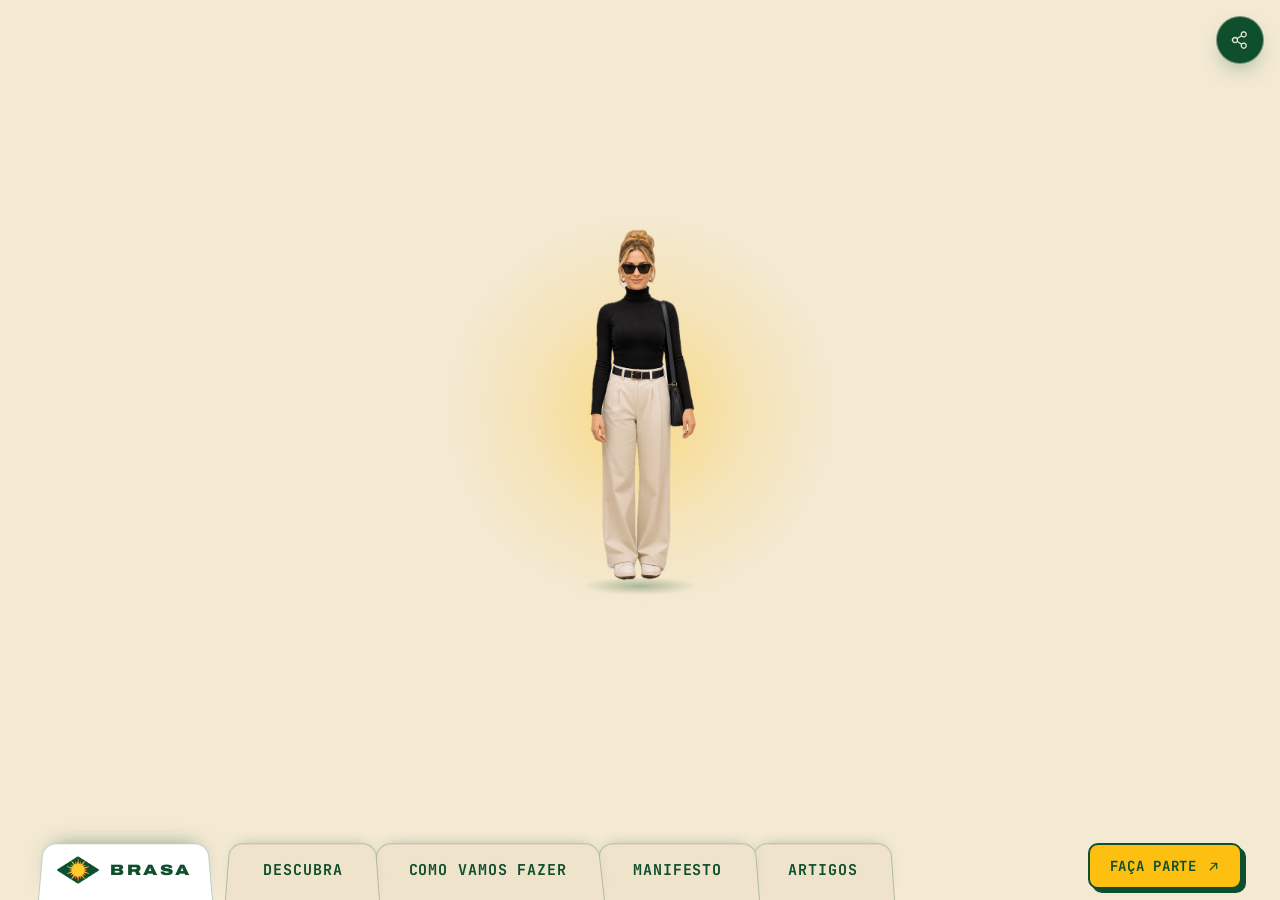
<file: index.html>
<!doctype html>
<html lang="pt-BR">
<head>
<meta charset="utf-8" />
<meta name="viewport" content="width=device-width, initial-scale=1, viewport-fit=cover" />
<title>BRASA — Plataforma de Mobilização Cívica</title>
<meta name="description" content="Plataforma de Mobilização Cívica." />
<link rel="icon" href="assets/brasa-favicon.png" type="image/png" />
<link rel="preconnect" href="https://fonts.googleapis.com" />
<link rel="preconnect" href="https://fonts.gstatic.com" crossorigin />
<link href="https://fonts.googleapis.com/css2?family=Archivo:wdth,wght@112..125,700..900&family=DM+Sans:wght@400;500;700&family=JetBrains+Mono:wght@500;700&display=swap" rel="stylesheet" />
<link rel="stylesheet" href="assets/dock.css?v=space1" />
<link rel="stylesheet" href="assets/share.css?v=share3" />
<style>
  :root {
    --bg: #f4ead4;
    --green: #0f4f2e;
    --brand-green: #0d4f2e;
    --sun: #fdc010;
    --red: #d2202a;
    --cream: #f4ead4;
    --font-display: "Archivo", system-ui, sans-serif;
    --font-body: "DM Sans", system-ui, sans-serif;
    --ease: cubic-bezier(0.22, 1, 0.36, 1); /* easeOutQuint (pocket-design get_easing) */
    --spring: linear(0, 0.0138, 0.0508, 0.1052, 0.1718, 0.2462, 0.3248, 0.4046, 0.4833, 0.559, 0.6303, 0.6963, 0.7563, 0.81, 0.8574, 0.8985, 0.9336, 0.963, 0.9871, 1.0064, 1.0215, 1.0328, 1.0408, 1.046, 1.0489, 1.0499, 1.0494, 1.0476, 1.045, 1.0417, 1.038, 1.0341, 1.0302, 1.0262, 1.0224, 1.0188, 1.0155, 1.0125, 1.0098, 1.0074, 1.0053, 1.0035, 1.002, 1.0008, 0.9998, 0.999, 0.9984, 0.998, 0.9977, 0.9976, 0.9975, 0.9975, 0.9976, 0.9977, 0.9979, 0.9981, 0.9983, 0.9985, 0.9987, 0.9989, 1); /* mola 170/18 */
  }
  * { box-sizing: border-box; margin: 0; padding: 0; }
  html, body { height: 100%; }
  body {
    background: var(--bg); color: var(--green);
    font-family: var(--font-body); overflow: hidden;
    -webkit-font-smoothing: antialiased;
  }
  button { font: inherit; color: inherit; background: none; border: 0; cursor: pointer; }
  a { color: inherit; text-decoration: none; }
  :focus-visible { outline: 2px solid var(--green); outline-offset: 3px; border-radius: 8px; }

  /* Tela inteira: personagem no centro */
  .stage {
    position: fixed; inset: 0;
    /* personagem: altura limitada pela tela, descontando a barra de abas */
    --fig-h: clamp(220px, 42dvh, 360px);   /* pequena, como uma boneca */
    --fig-top: calc((100dvh - 80px) / 2);
  }
  .glow {
    position: absolute; left: 50%; top: var(--fig-top); width: calc(var(--fig-h) * 1.15); aspect-ratio: 1;
    transform: translate(-50%, -50%); border-radius: 50%; pointer-events: none;
    background: radial-gradient(circle, rgba(253, 192, 16, .42) 0%, rgba(253, 192, 16, .14) 38%, rgba(253, 192, 16, 0) 68%);
  }
  /* personagens no centro, como bonecos (vídeos sem fundo), um de cada vez */
  .figure {
    /* --gap: espaço entre os pés e a base do vídeo; --zoom: aumenta quem foi filmado de mais longe.
       O topo é ajustado para os pés de todos ficarem na mesma linha de chão. */
    position: absolute; left: 50%; height: calc(var(--fig-h) * var(--zoom, 1)); aspect-ratio: var(--ar, 390 / 960);
    top: calc(var(--fig-top) + var(--fig-h) * (.47 - var(--zoom, 1) * (.5 - var(--gap, .03))));
    transform: translate(-50%, -44%) scale(.9); opacity: 0; pointer-events: none;
    transition: opacity .45s var(--ease), transform .45s var(--ease);
  }
  /* um personagem por vez: o ativo entra com mola, o outro sai encolhendo */
  .figure.is-on {
    opacity: 1; transform: translate(-50%, -50%) scale(1);
    transition: opacity .5s var(--ease) .15s, transform 1s var(--spring) .15s;
  }
  .figure canvas, .figure img { position: absolute; inset: 0; width: 100%; height: 100%; display: block; }
  .figure img { object-fit: contain; }
  .figure.playing img { opacity: 0; }
  /* o vídeo fica na página (não "escondido"), mas minúsculo e invisível: o Chrome do Android
     pausa vídeos com display:none ou fora da tela, e aí a animação não aparecia */
  .figure video { position: absolute; left: 0; bottom: 0; width: 2px; height: 2px; opacity: .01; pointer-events: none; }
  /* sombra no "chão", como um boneco apoiado */
  .figure::after {
    content: ""; position: absolute; left: 50%; bottom: calc((var(--gap, .03) - .03) * 100% - 1.5%); width: 78%; height: 5%; transform: translateX(-50%); z-index: -1;
    background: radial-gradient(closest-side, rgba(15, 79, 46, .32), rgba(15, 79, 46, 0));
  }
  /* entrada: a personagem surge com mola, o brilho se espalha */
  @keyframes fig-in { from { opacity: 0; transform: translate(-50%, -44%) scale(.9); } to { opacity: 1; transform: translate(-50%, -50%) scale(1); } }
  @keyframes glow-in { from { opacity: 0; transform: translate(-50%, -50%) scale(.55); } to { opacity: 1; transform: translate(-50%, -50%) scale(1); } }
  .glow { animation: glow-in 1.6s var(--ease) both; }

  .corner { position: fixed; width: 22px; height: 22px; border: 2px solid var(--green); z-index: 5; pointer-events: none; opacity: .8; }
  .corner.tl { top: 16px; left: 16px; border-right: 0; border-bottom: 0; }
  .corner.tr { top: 16px; right: 16px; border-left: 0; border-bottom: 0; }
  .corner.bl { bottom: 16px; left: 16px; border-right: 0; border-top: 0; }
  .corner.br { bottom: 16px; right: 16px; border-left: 0; border-top: 0; }

  @media (max-width: 520px) {
    .corner.bl, .corner.br { display: none; }
  }
  @media (prefers-reduced-motion: reduce) {
    .glow { animation: none; }
    .figure, .figure.is-on { transition: none; }
  }
  .sr-only { position: absolute; width: 1px; height: 1px; overflow: hidden; clip: rect(0 0 0 0); white-space: nowrap; }
</style>
</head>
<body class="has-dock">
  <svg width="0" height="0" style="position:absolute" aria-hidden="true">
    <defs>
      <path id="sun" d="M0.0 -100.0 L4.4 -55.8 L13.1 -54.5 L24.1 -74.2 L21.4 -51.7 L29.3 -47.7 L58.8 -80.9 L36.4 -42.6 L42.6 -36.4 L63.1 -45.8 L47.7 -29.3 L51.7 -21.4 L95.1 -30.9 L54.5 -13.1 L55.8 -4.4 L78.0 -0.0 L55.8 4.4 L54.5 13.1 L95.1 30.9 L51.7 21.4 L47.7 29.3 L63.1 45.8 L42.6 36.4 L36.4 42.6 L58.8 80.9 L29.3 47.7 L21.4 51.7 L24.1 74.2 L13.1 54.5 L4.4 55.8 L0.0 100.0 L-4.4 55.8 L-13.1 54.5 L-24.1 74.2 L-21.4 51.7 L-29.3 47.7 L-58.8 80.9 L-36.4 42.6 L-42.6 36.4 L-63.1 45.8 L-47.7 29.3 L-51.7 21.4 L-95.1 30.9 L-54.5 13.1 L-55.8 4.4 L-78.0 0.0 L-55.8 -4.4 L-54.5 -13.1 L-95.1 -30.9 L-51.7 -21.4 L-47.7 -29.3 L-63.1 -45.8 L-42.6 -36.4 L-36.4 -42.6 L-58.8 -80.9 L-29.3 -47.7 L-21.4 -51.7 L-24.1 -74.2 L-13.1 -54.5 L-4.4 -55.8Z"/>
    </defs>
  </svg>

  <span class="corner tl" aria-hidden="true"></span>
  <span class="corner tr" aria-hidden="true"></span>
  <span class="corner bl" aria-hidden="true"></span>
  <span class="corner br" aria-hidden="true"></span>

  <main class="stage">
    <h1 class="sr-only">BRASA — Plataforma de Mobilização Cívica</h1>
    <div class="glow" aria-hidden="true"></div>
    <div class="figure" data-char="moca" style="--ar: 390 / 960; --gap: .022">
      <img src="assets/personagem-poster.png" width="390" height="960" alt="Moça de óculos escuros, blusa preta e calça bege" />
      <canvas aria-hidden="true"></canvas>
      <video src="assets/personagem-alpha.mp4" muted playsinline preload="auto" aria-hidden="true"></video>
    </div>
    <div class="figure" data-char="rapaz" style="--ar: 390 / 960; --gap: .037">
      <img src="assets/rapaz-poster.png" width="390" height="960" alt="Rapaz com a camisa do Brasil ouvindo música no celular" />
      <canvas aria-hidden="true"></canvas>
      <video src="assets/rapaz-alpha.mp4" muted playsinline preload="auto" aria-hidden="true"></video>
    </div>
    <div class="figure" data-char="leitora" style="--ar: 334 / 960; --gap: .025">
      <img data-src="assets/leitora-poster.png" width="334" height="960" alt="Mulher de turbante lendo um livro verde" />
      <canvas aria-hidden="true"></canvas>
      <video src="assets/leitora-alpha.mp4" muted playsinline preload="none" aria-hidden="true"></video>
    </div>
    <div class="figure" data-char="indio" style="--ar: 382 / 960; --gap: .036; --zoom: 1.1">
      <img data-src="assets/indio-poster.png" width="382" height="960" alt="Homem indígena de cocar segurando um notebook com o sol do Brasa" />
      <canvas aria-hidden="true"></canvas>
      <video src="assets/indio-alpha.mp4" muted playsinline preload="none" aria-hidden="true"></video>
    </div>
    <div class="figure" data-char="executiva" style="--ar: 446 / 960; --gap: .023">
      <img data-src="assets/executiva-poster.png" width="446" height="960" alt="Mulher de terninho marrom, sorrindo, de braços cruzados" />
      <canvas aria-hidden="true"></canvas>
      <video src="assets/executiva-alpha.mp4" muted playsinline preload="none" aria-hidden="true"></video>
    </div>
    <div class="figure" data-char="drone" style="--ar: 540 / 960; --gap: .042; --zoom: 1.2">
      <img data-src="assets/drone-poster.png?v=2" width="540" height="960" alt="Rapaz de óculos pilotando dois drones pelo celular" />
      <canvas aria-hidden="true"></canvas>
      <video src="assets/drone-alpha.mp4?v=2" muted playsinline preload="none" aria-hidden="true"></video>
    </div>
    <div class="figure" data-char="campo" style="--ar: 414 / 960; --gap: .044">
      <img data-src="assets/campo-poster.png" width="414" height="960" alt="Agricultora de chapéu de palha com uma cesta de milho" />
      <canvas aria-hidden="true"></canvas>
      <video src="assets/campo-alpha.mp4" muted playsinline preload="none" aria-hidden="true"></video>
    </div>
    <div class="figure" data-char="motoboy" style="--ar: 528 / 960; --gap: .144; --zoom: 1.35">
      <img data-src="assets/motoboy-poster.png" width="528" height="960" alt="Motoboy ao lado da moto, tirando o capacete" />
      <canvas aria-hidden="true"></canvas>
      <video src="assets/motoboy-alpha.mp4" muted playsinline preload="none" aria-hidden="true"></video>
    </div>
    <div class="figure" data-char="corredores" style="--ar: 538 / 960; --gap: .108; --zoom: 1.2">
      <img data-src="assets/corredores-poster.png" width="538" height="960" alt="Casal de corredores com o uniforme verde do Brasa" />
      <canvas aria-hidden="true"></canvas>
      <video src="assets/corredores-alpha.mp4" muted playsinline preload="none" aria-hidden="true"></video>
    </div>
    <div class="figure" data-char="jose" style="--ar: 346 / 960; --gap: .041">
      <img data-src="assets/jose-poster.png" width="346" height="960" alt="José, de verde, segurando uma grande chave dourada" />
      <canvas aria-hidden="true"></canvas>
      <video src="assets/jose-alpha.mp4" muted playsinline preload="none" aria-hidden="true"></video>
    </div>
  </main>

  <div class="dock">
    <div class="dock-bar">
      <a class="dock-tab dock-logo" href="index.html" aria-label="BRASA, início" aria-current="page">
        <img class="logo-img" src="assets/brasa-logo.webp" width="2000" height="1292" alt="" />
        <span>BRASA</span>
      </a>
      <nav class="dock-nav" aria-label="Principal">
        <a class="dock-tab" href="descubra.html">Descubra</a>
        <a class="dock-tab" href="como-funciona.html">Como vamos fazer</a>
        <a class="dock-tab dock-manifesto" href="manifesto.html">Manifesto</a>
        <a class="dock-tab" href="artigos.html">Artigos</a>
      </nav>
      <a class="dock-join" href="faca-parte.html">Faça parte</a>
    </div>
  </div>

<script>
/* Personagens sem fundo, um de cada vez, mulheres e homens intercalados; o casal de corredores
   vem antes do José com a chave, que fecha a sequência. Depois recomeça (loop).
   Cada vídeo traz a cor na metade de cima e o recorte (alfa) na de baixo; o WebGL junta os dois.
   Sem WebGL ou sem autoplay, aparecem as imagens paradas (pôsteres) se alternando.
   Com "reduzir movimento", fica só a moça, parada. */
(() => {
  const figs = [...document.querySelectorAll('.figure')];
  const reduce = window.matchMedia('(prefers-reduced-motion: reduce)').matches;
  if (reduce) { figs[0].classList.add('is-on'); return; }   // fica só a primeira, parada

  const vs = `attribute vec2 p; varying vec2 uv;
    void main(){ uv = vec2((p.x + 1.0) * .5, (1.0 - p.y) * .5); gl_Position = vec4(p, 0., 1.); }`;
  const fs = `precision mediump float; varying vec2 uv; uniform sampler2D t;
    void main(){
      vec3 c = texture2D(t, vec2(uv.x, uv.y * .5)).rgb;
      float a = texture2D(t, vec2(uv.x, .5 + uv.y * .5)).r;
      a = smoothstep(.08, .92, a);
      gl_FragColor = vec4(c * a, a);   // cor pré-multiplicada: fundo transparente também no iPhone/Android
    }`;

  /* Só DOIS contextos WebGL para os 10 personagens: o Safari do iPhone derruba os contextos mais antigos
     quando há muitos (por isso os primeiros personagens sumiam). As duas telas de desenho se revezam:
     uma com quem está entrando, a outra com quem está saindo. */
  function makeRenderer() {
    const canvas = document.createElement('canvas'); canvas.setAttribute('aria-hidden', 'true');
    const gl = canvas.getContext('webgl', { premultipliedAlpha: true, alpha: true, antialias: false });
    if (!gl) return null;
    const sh = (type, src) => { const x = gl.createShader(type); gl.shaderSource(x, src); gl.compileShader(x); return x; };
    const prog = gl.createProgram();
    gl.attachShader(prog, sh(gl.VERTEX_SHADER, vs)); gl.attachShader(prog, sh(gl.FRAGMENT_SHADER, fs));
    gl.linkProgram(prog);
    if (!gl.getProgramParameter(prog, gl.LINK_STATUS)) return null;
    gl.useProgram(prog);
    gl.bindBuffer(gl.ARRAY_BUFFER, gl.createBuffer());
    gl.bufferData(gl.ARRAY_BUFFER, new Float32Array([-1,-1, 1,-1, -1,1, 1,1]), gl.STATIC_DRAW);
    const loc = gl.getAttribLocation(prog, 'p');
    gl.enableVertexAttribArray(loc); gl.vertexAttribPointer(loc, 2, gl.FLOAT, false, 0, 0);
    gl.bindTexture(gl.TEXTURE_2D, gl.createTexture());
    [gl.TEXTURE_MIN_FILTER, gl.TEXTURE_MAG_FILTER].forEach(k => gl.texParameteri(gl.TEXTURE_2D, k, gl.LINEAR));
    [gl.TEXTURE_WRAP_S, gl.TEXTURE_WRAP_T].forEach(k => gl.texParameteri(gl.TEXTURE_2D, k, gl.CLAMP_TO_EDGE));
    const r = { canvas, owner: null };
    r.clear = () => { gl.clearColor(0, 0, 0, 0); gl.clear(gl.COLOR_BUFFER_BIT); };
    r.size = () => {
      if (!r.owner) return;
      const box = r.owner.fig.getBoundingClientRect(), d = Math.min(window.devicePixelRatio || 1, 2);
      canvas.width = Math.max(1, Math.round(box.width * d)); canvas.height = Math.max(1, Math.round(box.height * d));
      gl.viewport(0, 0, canvas.width, canvas.height);
    };
    r.draw = video => {
      if (video.readyState < 2) return false;
      gl.texImage2D(gl.TEXTURE_2D, 0, gl.RGBA, gl.RGBA, gl.UNSIGNED_BYTE, video);
      r.clear(); gl.drawArrays(gl.TRIANGLE_STRIP, 0, 4);
      return true;
    };
    return r;
  }
  const R = [makeRenderer(), makeRenderer()];
  const gpu = !!(R[0] && R[1]);
  window.addEventListener('resize', () => R.forEach(r => r && r.size()));

  const chars = figs.map(fig => {
    const old = fig.querySelector('canvas'); if (old) old.remove();
    return { fig, video: fig.querySelector('video'), ok: gpu, r: null };
  });
  let slot = 0;
  // entrega uma das duas telas ao personagem que vai entrar
  function attach(c) {
    const r = R[slot]; slot = 1 - slot;
    if (r.owner && r.owner !== c) { r.owner.fig.classList.remove('playing'); r.owner.r = null; }
    r.owner = c; c.r = r;
    c.fig.classList.remove('playing');                         // o pôster aparece até o primeiro quadro
    c.fig.querySelector('img').after(r.canvas);
    r.size(); r.clear();
  }
  function drawLoop(c) {
    const id = c.loop = {};                                    // um laço por vez (não duplica ao voltar para a aba)
    const tick = () => {
      if (c.loop !== id || !c.r || !c.fig.classList.contains('is-on')) return;
      if (!c.video.paused && c.r.draw(c.video)) c.fig.classList.add('playing');
      if ('requestVideoFrameCallback' in c.video) c.video.requestVideoFrameCallback(tick); else requestAnimationFrame(tick);
    };
    tick();
  }

  // carrega o vídeo do próximo personagem enquanto o atual se apresenta
  const warm = c => {
    if (!c) return;
    const img = c.fig.querySelector('img[data-src]');
    if (img) { img.src = img.dataset.src; img.removeAttribute('data-src'); }
    if (c.video.readyState === 0 && c.video.preload !== 'auto') { c.video.preload = 'auto'; c.video.load(); }
  };
  const PLAY_TIMES = 1;          // cada personagem dança uma vez e passa a vez para o outro
  const POSTER_MS = 4000;        // sem vídeo: tempo de cada pôster
  let cur = -1, timer;

  function show(i) {
    clearTimeout(timer);
    cur = i;
    chars.forEach((c, k) => {
      const on = k === i;
      c.fig.classList.toggle('is-on', on);
      if (!on) { c.video.pause(); }
    });
    const c = chars[i];
    warm(c); warm(chars[(i + 1) % chars.length]);
    let plays = 0;
    const next = () => show((i + 1) % chars.length);
    if (!c.ok) { timer = setTimeout(next, POSTER_MS); return; }
    attach(c);
    c.video.currentTime = 0;
    // rede de segurança: se o "ended" não chegar (aba em segundo plano, vídeo travado), troca mesmo assim
    const guard = () => { clearTimeout(timer); timer = setTimeout(next, ((c.video.duration || 4) + 1.5) * 1000); };
    c.video.onended = () => {
      plays += 1;
      if (plays < PLAY_TIMES) { c.video.currentTime = 0; c.video.play().catch(() => {}); guard(); }
      else next();
    };
    guard();
    c.video.play().then(() => { c.r && c.r.size(); drawLoop(c); })
      .catch(() => { blocked = true; timer = setTimeout(next, POSTER_MS); });   // autoplay bloqueado: segue com os pôsteres
  }

  /* Com o modo de pouca energia ligado, o iPhone não deixa vídeo tocar sozinho (aparecem só os pôsteres).
     No primeiro toque da pessoa na página, todos os vídeos são liberados e a animação começa. */
  let blocked = false;
  const GESTURES = ['touchend', 'click', 'keydown'];
  const unlock = () => {
    if (!blocked) return;
    blocked = false;
    GESTURES.forEach(t => document.removeEventListener(t, unlock, true));
    chars.forEach(c => {
      if (c.video.readyState === 0) c.video.preload = 'auto';
      const p = c.video.play();
      if (p) p.then(() => { if (chars[cur] !== c) c.video.pause(); }).catch(() => {});
    });
    show(cur);
  };
  GESTURES.forEach(t => document.addEventListener(t, unlock, true));

  document.addEventListener('visibilitychange', () => {
    const c = chars[cur]; if (!c) return;
    if (document.hidden) c.video.pause(); else if (c.ok) c.video.play().then(() => drawLoop(c)).catch(() => {});
  });
  setTimeout(() => show(0), 150);
})();
</script>
<script src="assets/dock.js?v=share1" defer></script>
<script src="assets/share.js?v=share2"></script>
</body>
</html>
</file>
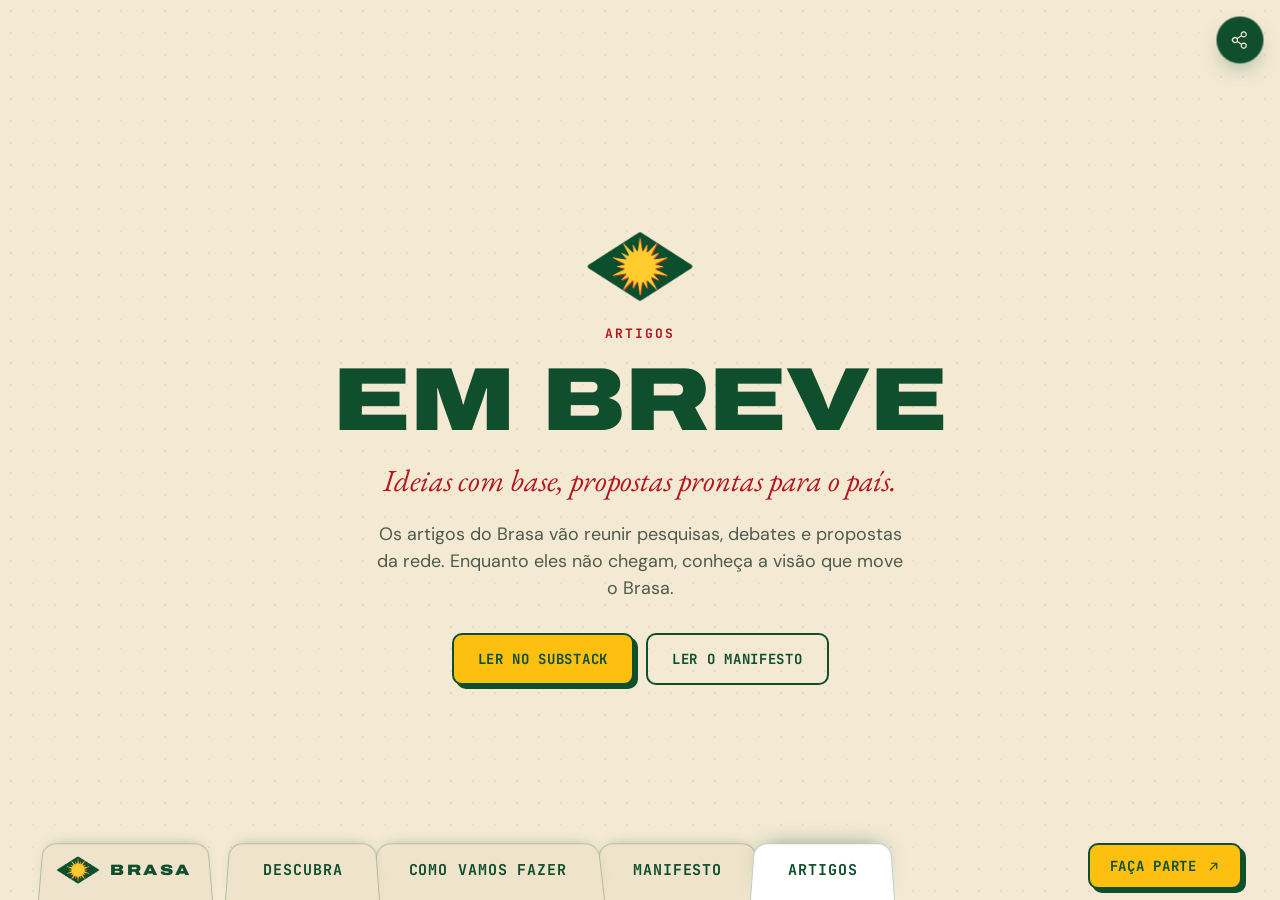
<file: artigos.html>
<!doctype html>
<html lang="pt-BR">
<head>
<meta charset="utf-8" />
<meta name="viewport" content="width=device-width, initial-scale=1, viewport-fit=cover" />
<title>Artigos — BRASA</title>
<meta name="description" content="Artigos do Brasa: ideias, pesquisas e propostas para um novo Brasil." />
<link rel="icon" href="assets/brasa-favicon.png" type="image/png" />
<link rel="preconnect" href="https://fonts.googleapis.com" />
<link rel="preconnect" href="https://fonts.gstatic.com" crossorigin />
<link href="https://fonts.googleapis.com/css2?family=Archivo:wdth,wght@112..125,700..900&family=DM+Sans:wght@400;500;700&family=EB+Garamond:ital,wght@1,400;1,500&family=JetBrains+Mono:wght@500;700&display=swap" rel="stylesheet" />
<link rel="stylesheet" href="assets/dock.css?v=space1" />
<link rel="stylesheet" href="assets/share.css?v=share3" />
<style>
  * { box-sizing: border-box; margin: 0; padding: 0; }
  [hidden] { display: none !important; }
  body {
    min-height: 100vh; background: #f4ead4; color: #0f4f2e; font-family: "DM Sans", system-ui, sans-serif; line-height: 1.5; -webkit-font-smoothing: antialiased;
    background-image: radial-gradient(rgba(15, 79, 46, .07) 1px, transparent 1.4px); background-size: 22px 22px;
  }
  :focus-visible { outline: 2px solid #b3161f; outline-offset: 3px; border-radius: 6px; }
  main { min-height: 100vh; min-height: 100dvh; display: grid; place-items: center; padding: var(--space-section) var(--space-x) calc(var(--space-section) + 48px); text-align: center; }
  .eyebrow { font-family: "JetBrains Mono", monospace; font-weight: 700; font-size: 13px; letter-spacing: .16em; text-transform: uppercase; color: #b3161f; }
  h1 { margin-top: 14px; font-family: "Archivo", system-ui, sans-serif; font-stretch: 125%; font-weight: 900; text-transform: uppercase; font-size: clamp(40px, 7vw, 96px); line-height: .95; }
  .kicker { margin-top: 14px; font-family: "EB Garamond", Georgia, serif; font-style: italic; font-size: clamp(22px, 2.4vw, 32px); color: #b3161f; }
  p.lead { margin: 18px auto 0; max-width: 540px; font-size: clamp(17px, 1.4vw, 19px); color: #4e5a4c; }
  .actions { display: flex; flex-wrap: wrap; gap: 12px; justify-content: center; margin-top: 32px; }
  .btn { display: inline-flex; align-items: center; min-height: 52px; padding: 0 24px; border-radius: 10px; text-decoration: none; font-family: "JetBrains Mono", monospace; font-weight: 700; font-size: 14px; letter-spacing: .05em; text-transform: uppercase; border: 2px solid #0f4f2e; transition: transform .2s, box-shadow .2s; }
  .btn.primary { background: #fdc010; color: #0f4f2e; box-shadow: 4px 4px 0 #0f4f2e; }
  .btn.primary:hover { transform: translate(-2px, -2px); box-shadow: 6px 6px 0 #0f4f2e; }
  .btn.ghost { color: #0f4f2e; }
  .btn.ghost:hover { background: rgba(15, 79, 46, .06); }
  .mark { width: 110px; height: auto; margin: 0 auto 22px; display: block; }
</style>
</head>
<body class="has-dock">
  <main>
    <div>
      <img class="mark" src="assets/brasa-logo.webp" width="2000" height="1292" alt="" />
      <p class="eyebrow">Artigos</p>
      <h1>Em breve</h1>
      <p class="kicker">Ideias com base, propostas prontas para o país.</p>
      <p class="lead">Os artigos do Brasa vão reunir pesquisas, debates e propostas da rede. Enquanto eles não chegam, conheça a visão que move o Brasa.</p>
      <div class="actions">
        <a class="btn primary" id="substack" href="#" hidden target="_blank" rel="noopener">Ler no Substack</a>
        <a class="btn ghost" href="manifesto.html">Ler o manifesto</a>
      </div>
    </div>
  </main>

  <div class="dock">
    <div class="dock-bar">
      <a class="dock-tab dock-logo" href="index.html" aria-label="BRASA, início">
        <img class="logo-img" src="assets/brasa-logo.webp" width="2000" height="1292" alt="" />
        <span>BRASA</span>
      </a>
      <nav class="dock-nav" aria-label="Principal">
        <a class="dock-tab" href="descubra.html">Descubra</a>
        <a class="dock-tab" href="como-funciona.html">Como vamos fazer</a>
        <a class="dock-tab dock-manifesto" href="manifesto.html">Manifesto</a>
        <a class="dock-tab" href="artigos.html" aria-current="page">Artigos</a>
      </nav>
      <a class="dock-join" href="faca-parte.html">Faça parte</a>
    </div>
  </div>

<script src="assets/share.js?v=share2"></script>
<script>
  // o botão do Substack aparece quando o link estiver preenchido em assets/share.js
  if (typeof BRASA_REDES !== 'undefined' && BRASA_REDES.substack) { const a = document.getElementById('substack'); a.href = BRASA_REDES.substack; a.hidden = false; }
</script>
<script src="assets/dock.js?v=share1" defer></script>
</body>
</html>
</file>
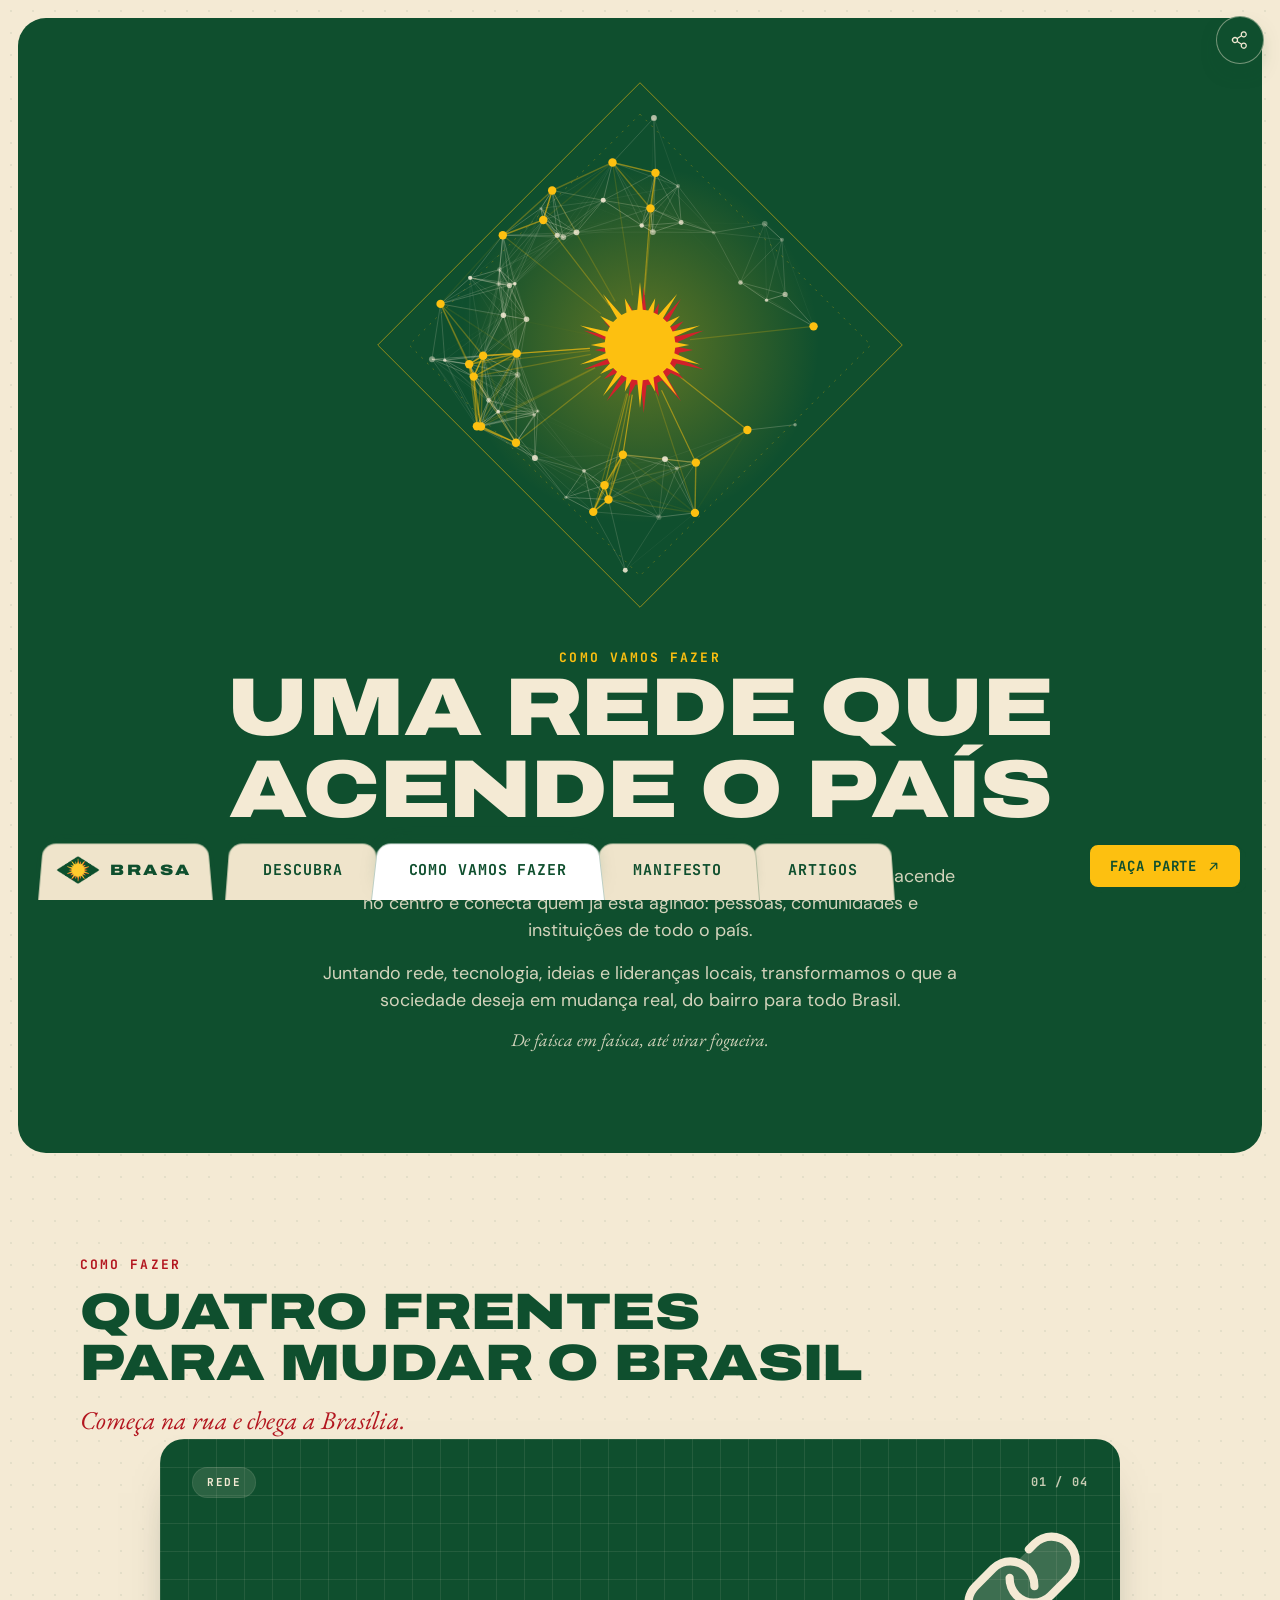
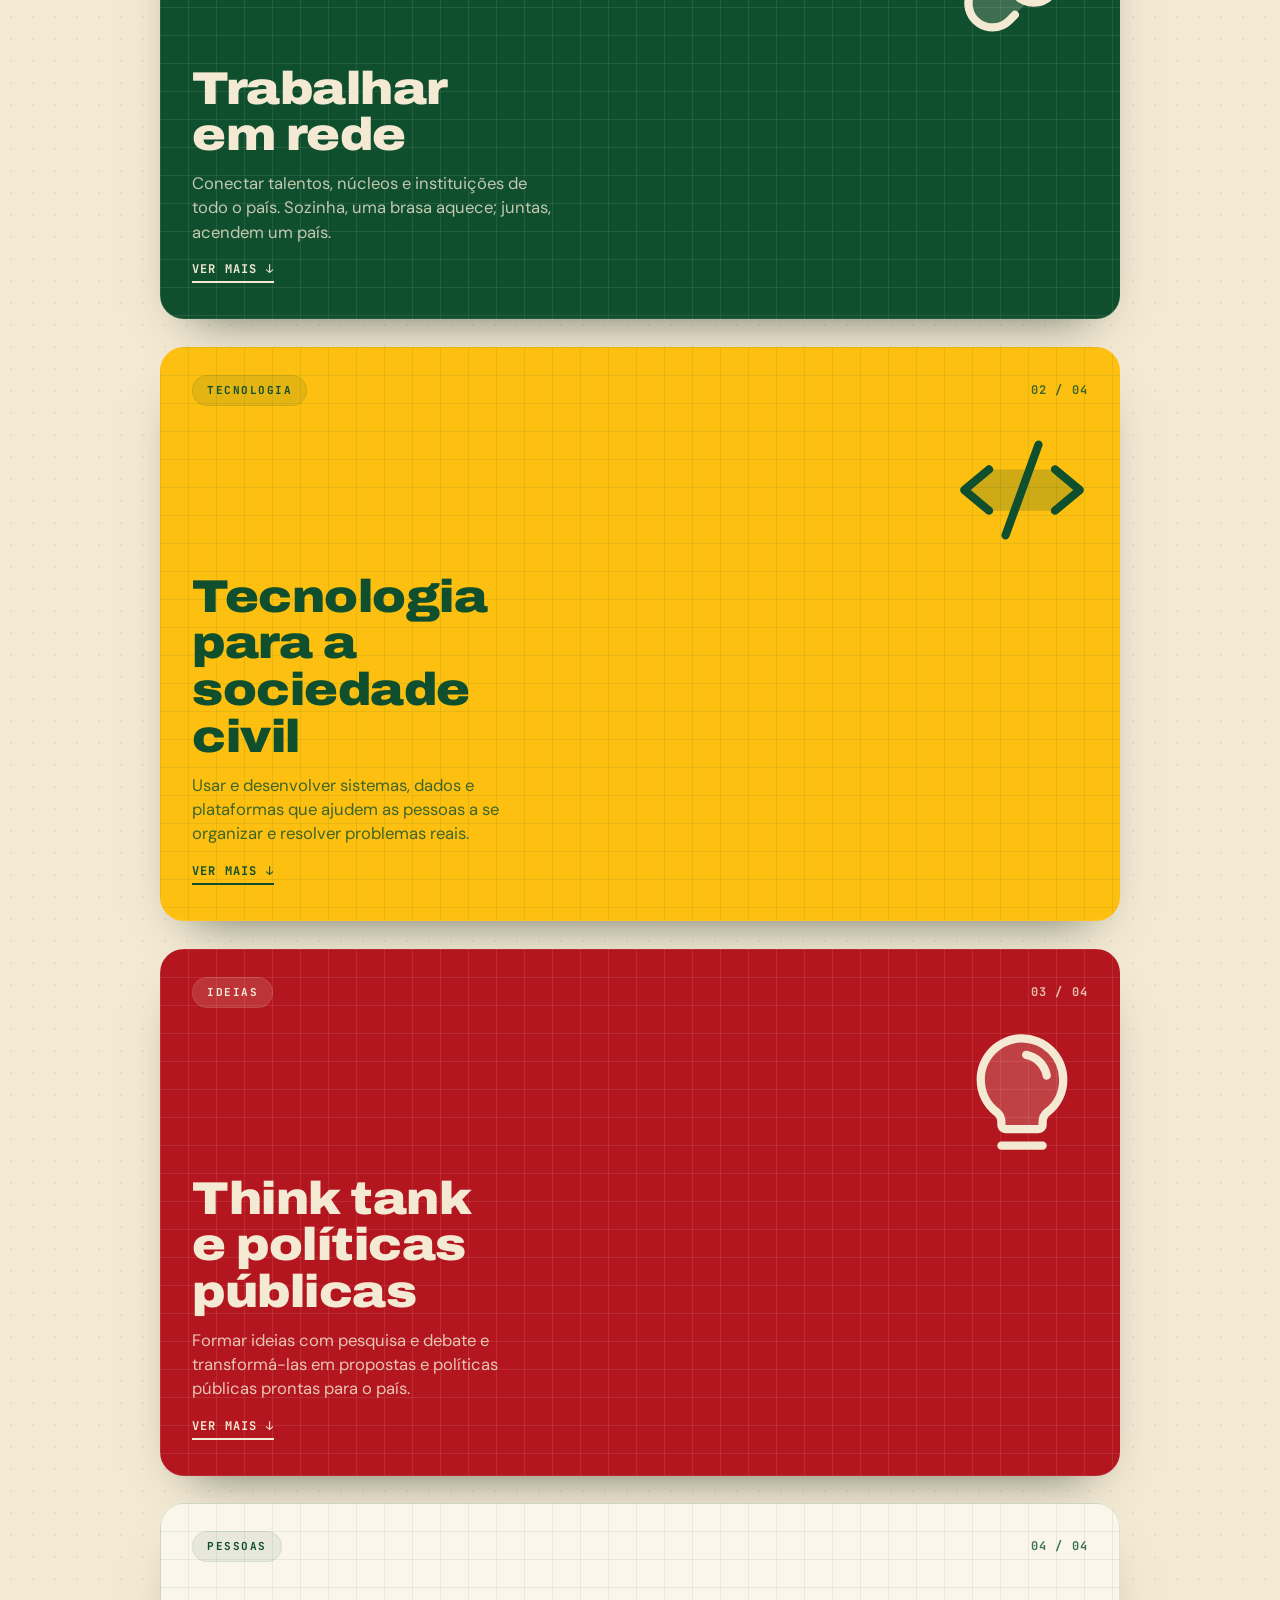
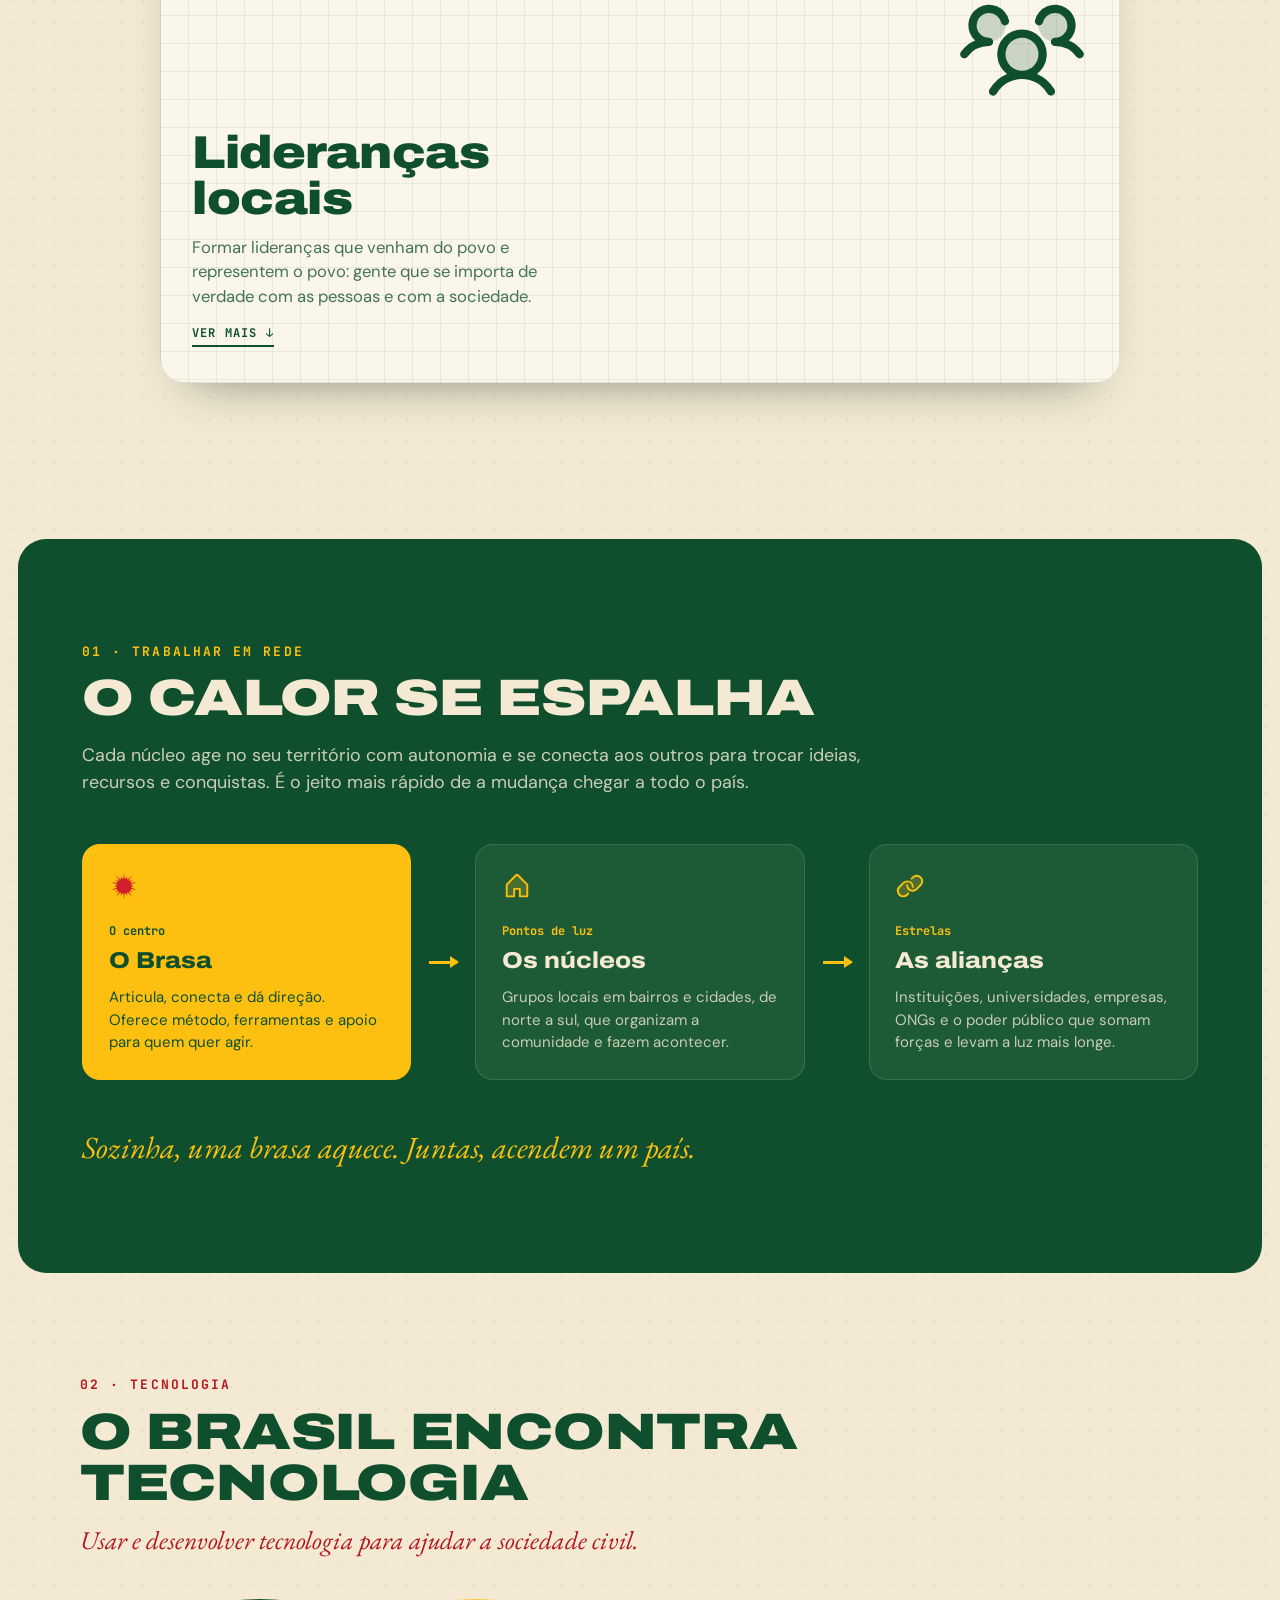
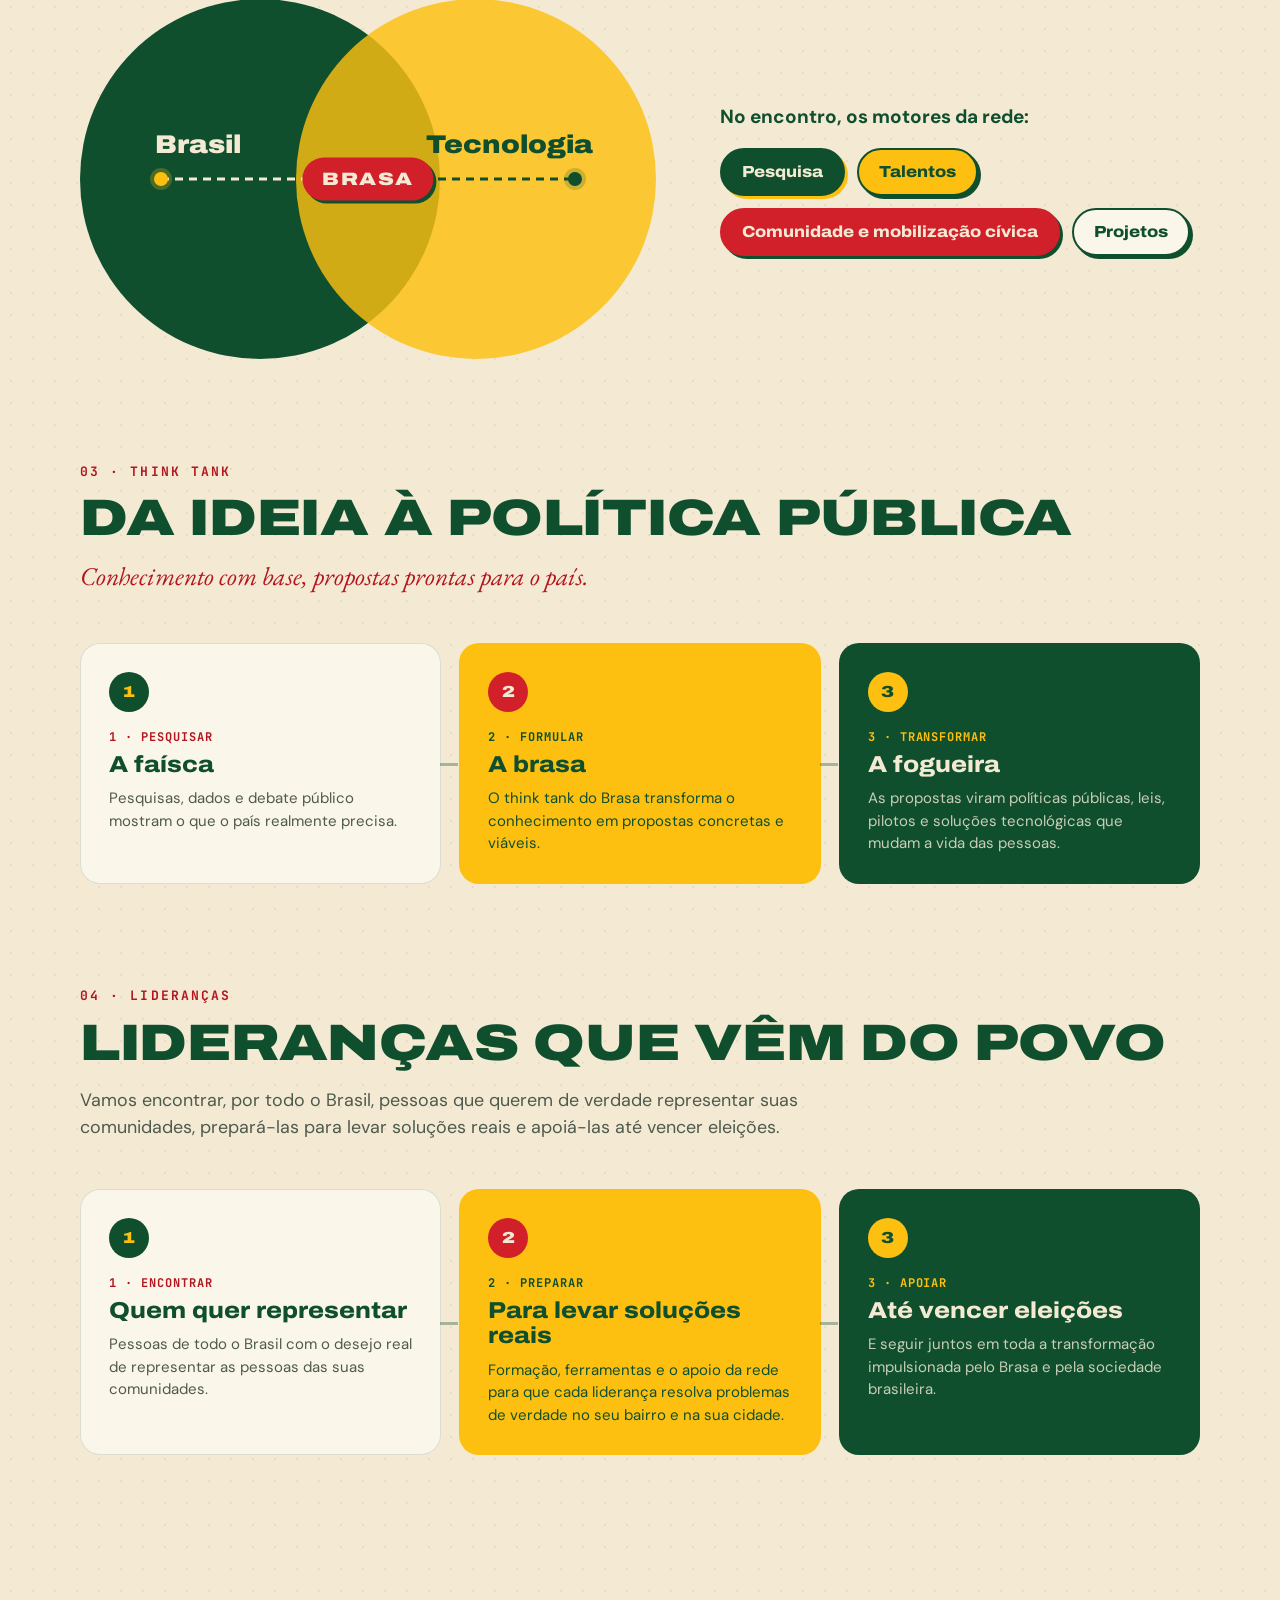
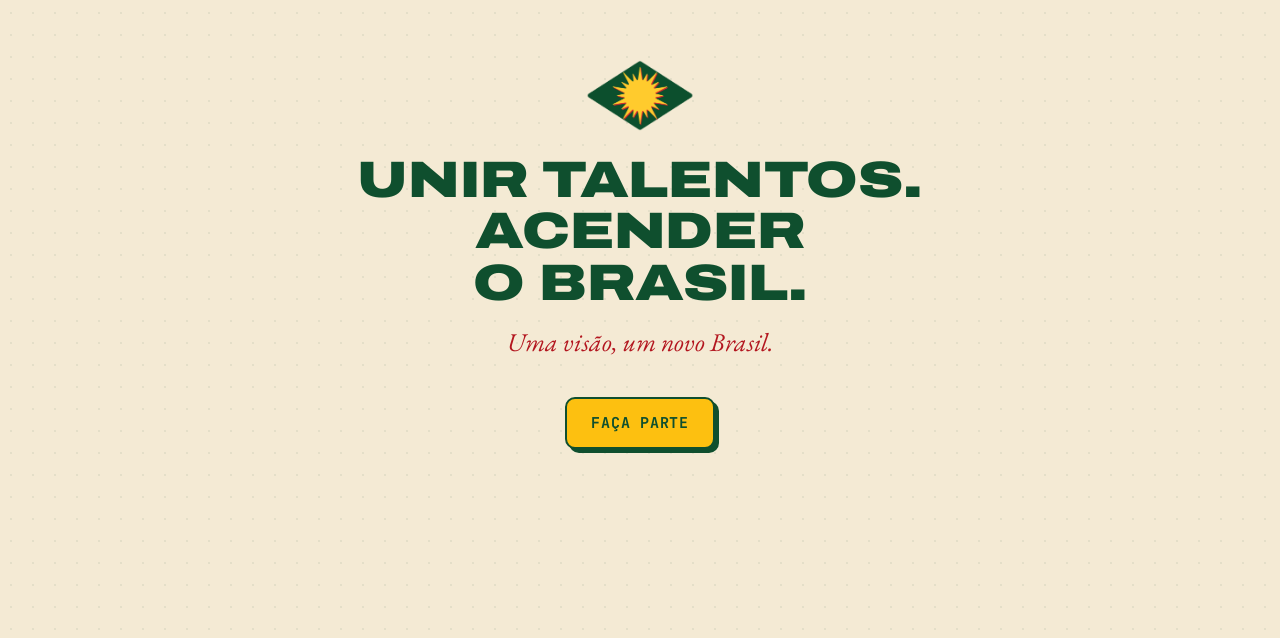
<file: como-funciona.html>
<!doctype html>
<html lang="pt-BR" class="js">
<head>
<meta charset="utf-8" />
<meta name="viewport" content="width=device-width, initial-scale=1, viewport-fit=cover" />
<title>Como vamos fazer — BRASA</title>
<meta name="description" content="Uma rede que acende o país: quatro frentes para mudar o Brasil." />
<link rel="icon" href="assets/brasa-favicon.png" type="image/png" />
<link rel="preconnect" href="https://fonts.googleapis.com" />
<link rel="preconnect" href="https://fonts.gstatic.com" crossorigin />
<link href="https://fonts.googleapis.com/css2?family=Archivo:wdth,wght@112..125,700..900&family=DM+Sans:wght@400;500;700&family=EB+Garamond:ital,wght@1,400;1,500&family=JetBrains+Mono:wght@500;700&display=swap" rel="stylesheet" />
<link rel="stylesheet" href="assets/dock.css?v=space1" />
<link rel="stylesheet" href="assets/share.css?v=share3" />
<link rel="stylesheet" href="assets/stack.css?v=1" />
<style>
  :root {
    --beige: #f4ead4; --paper: #fbf6ea; --green: #0f4f2e; --green-2: #1d5a36; --sun: #fdc010; --red: #b3161f; --muted: #4e5a4c;
    --font-display: "Archivo", system-ui, sans-serif; --font-body: "DM Sans", system-ui, sans-serif;
    --font-serif: "EB Garamond", Georgia, serif; --font-mono: "JetBrains Mono", ui-monospace, monospace;
    --ease: cubic-bezier(0.22, 1, 0.36, 1); /* easeOutQuint (pocket-design get_easing) */
    --pad: clamp(20px, 5vw, 64px);
  }
  * { box-sizing: border-box; margin: 0; padding: 0; }
  html { scroll-behavior: smooth; }
  body {
    background: var(--beige); color: var(--green); font-family: var(--font-body); line-height: 1.5; -webkit-font-smoothing: antialiased;
    background-image: radial-gradient(rgba(15, 79, 46, .07) 1px, transparent 1.4px); background-size: 22px 22px;
  }
  html, body { overflow-x: clip; }
  #tecnologia { overflow-x: clip; }
  a { color: inherit; }
  :focus-visible { outline: 2px solid var(--red); outline-offset: 3px; border-radius: 6px; }
  section { scroll-margin-top: 24px; }

  .eyebrow { font-family: var(--font-mono); font-weight: 700; font-size: 13px; letter-spacing: .16em; text-transform: uppercase; color: var(--red); }
  .on-dark .eyebrow { color: var(--sun); }
  h1, h2 { font-family: var(--font-display); font-stretch: 125%; font-weight: 900; text-transform: uppercase; letter-spacing: -.005em; line-height: 1; text-wrap: balance; }
  h1 { font-size: clamp(40px, 6.4vw, 92px); }
  h2 { font-size: clamp(30px, 4vw, 56px); margin-top: 12px; }
  .kicker { margin-top: 12px; font-family: var(--font-serif); font-style: italic; font-size: clamp(20px, 2vw, 28px); color: var(--red); }
  .on-dark .kicker { color: var(--sun); }
  .lead { margin-top: 18px; max-width: 780px; font-size: clamp(17px, 1.4vw, 20px); color: var(--muted); }
  .on-dark { background: var(--green); color: var(--beige); }
  .on-dark .lead { color: rgba(244, 234, 212, .82); }
  .block { padding: var(--space-section) var(--space-x); }
  .block > * { max-width: var(--content-max); margin-inline: auto; }
  .block > .stack { max-width: 960px; }
  /* duas seções claras seguidas: um só espaço entre elas, não dois */
  .block:not(.on-dark) + .block:not(.on-dark) { padding-top: 0; }
  .block.on-dark { margin: 0 var(--space-panel); border-radius: 28px; }
  .block.on-dark + .block { padding-top: var(--space-section); }

  /* entrada suave */
  .js .reveal { opacity: 0; transform: translateY(22px); }
  .js .reveal.in { opacity: 1; transform: none; transition: opacity .9s var(--ease) var(--d, 0s), transform .9s var(--ease) var(--d, 0s); }

  /* ---------- abertura ---------- */
  .opening { min-height: 86vh; min-height: 86dvh; display: grid; grid-template-columns: minmax(0, 1.25fr) minmax(0, 1fr); gap: clamp(24px, 5vw, 80px); align-items: center; padding: clamp(56px, 8vw, 96px) var(--pad); }
  .opening .body p { font-size: clamp(17px, 1.4vw, 20px); color: var(--muted); }
  .opening .body p + p { margin-top: 16px; }
  .opening .quote { margin-top: 28px; font-family: var(--font-serif); font-style: italic; font-size: clamp(24px, 2.4vw, 34px); line-height: 1.15; color: var(--red); }
  /* da faísca à fogueira: três sóis que crescem */
  .sparks { display: flex; align-items: flex-end; gap: clamp(10px, 2vw, 24px); margin-top: 32px; }
  .sparks svg { animation: spark 3s ease-in-out infinite alternate; }
  .sparks svg:nth-child(1) { width: 34px; }
  .sparks svg:nth-child(2) { width: 64px; animation-delay: -1s; }
  .sparks svg:nth-child(3) { width: 110px; animation-delay: -2s; }
  @keyframes spark { from { transform: rotate(0) scale(1); } to { transform: rotate(18deg) scale(1.06); } }

  /* ---------- quatro frentes ---------- */
  .fronts { display: grid; grid-template-columns: repeat(4, minmax(0, 1fr)); gap: clamp(12px, 1.4vw, 20px); margin-top: clamp(28px, 4vw, 48px); }
  .front {
    display: flex; flex-direction: column; gap: 12px; min-height: 280px; padding: clamp(20px, 2vw, 28px); border-radius: 20px;
    background: var(--paper); border: 1px solid rgba(15, 79, 46, .14); text-decoration: none;
    transition: transform .5s var(--ease), box-shadow .4s var(--ease), border-color .3s var(--ease);
  }
  .front:hover { transform: translateY(-5px); box-shadow: 0 28px 50px -28px rgba(15, 79, 46, .55); border-color: rgba(15, 79, 46, .3); }
  .front.is-green { background: var(--green); color: var(--beige); border-color: transparent; }
  .front-top { display: flex; justify-content: space-between; align-items: center; }
  .front-num { font-family: var(--font-mono); font-weight: 700; font-size: 18px; color: var(--red); }
  .front.is-green .front-num, .front.is-green .front-icon { color: var(--sun); }
  .front-icon { width: 28px; height: 28px; color: var(--green); }
  .front h3 { margin-top: 8px; font-family: var(--font-display); font-stretch: 112%; font-weight: 800; font-size: clamp(19px, 1.6vw, 23px); line-height: 1.12; }
  .front p { font-size: 15px; color: var(--muted); }
  .front.is-green p { color: rgba(244, 234, 212, .8); }
  .front-more { margin-top: auto; padding-top: 12px; font-family: var(--font-mono); font-size: 12px; font-weight: 700; letter-spacing: .08em; text-transform: uppercase; }
  .front-more::after { content: " ↓"; }

  /* ---------- 01 rede: centro → núcleos → alianças ---------- */
  .flow { display: grid; grid-template-columns: 1fr auto 1fr auto 1fr; gap: clamp(10px, 1.4vw, 18px); align-items: stretch; margin-top: clamp(28px, 4vw, 48px); }
  .node { padding: clamp(20px, 2vw, 28px); border-radius: 18px; background: var(--green-2); border: 1px solid rgba(244, 234, 212, .14); }
  .node.is-sun { background: var(--sun); color: var(--green); border-color: transparent; }
  .node svg { width: 30px; height: 30px; color: var(--sun); }
  .node.is-sun svg { color: #d2202a; }
  .node-tag { display: block; margin-top: 14px; font-family: var(--font-mono); font-weight: 700; font-size: 12px; color: var(--sun); }
  .node.is-sun .node-tag { color: var(--green); }
  .node h3 { margin-top: 4px; font-family: var(--font-display); font-stretch: 112%; font-weight: 800; font-size: clamp(20px, 1.8vw, 26px); }
  .node p { margin-top: 8px; font-size: 15px; color: rgba(244, 234, 212, .8); }
  .node.is-sun p { color: var(--green); }
  .flow-arrow { align-self: center; width: 28px; height: 3px; background: var(--sun); position: relative; }
  .flow-arrow::after { content: ""; position: absolute; right: -2px; top: -5px; border: 6.5px solid transparent; border-left: 9px solid var(--sun); border-right: 0; }
  .js .flow-arrow { transform: scaleX(0); transform-origin: left; transition: transform .7s var(--ease) var(--d, 0s); }
  .js .flow.in .flow-arrow { transform: scaleX(1); }
  .closing-line { margin-top: clamp(28px, 4vw, 44px); font-family: var(--font-serif); font-style: italic; font-size: clamp(22px, 2.4vw, 32px); color: var(--sun); }

  /* ---------- 02 tecnologia: encontro de dois círculos ---------- */
  .venn-wrap { display: grid; grid-template-columns: minmax(0, 1.2fr) minmax(0, 1fr); gap: clamp(24px, 5vw, 72px); align-items: center; margin-top: clamp(24px, 4vw, 40px); }
  .venn { position: relative; aspect-ratio: 1.6; max-width: 620px; width: 100%; }
  .venn .c { position: absolute; top: 0; width: 62.5%; aspect-ratio: 1; border-radius: 50%; display: grid; align-items: center; font-family: var(--font-display); font-stretch: 112%; font-weight: 900; font-size: clamp(18px, 2vw, 30px); transition: transform 1.2s var(--ease); }
  .venn .c-br { left: 0; background: var(--green); color: var(--beige); padding-left: 14%; }
  .venn .c-tec { right: 0; background: rgba(253, 192, 16, .82); color: var(--green); padding-left: 40%; }
  .js .venn .c-br { transform: translateX(-18%); }
  .js .venn .c-tec { transform: translateX(18%); }
  .js .venn.in .c { transform: none; }
  .venn .meet {
    position: absolute; left: 50%; top: 50%; transform: translate(-50%, -50%) scale(.6); opacity: 0; z-index: 2;
    padding: 8px 20px; border-radius: 999px; background: #d2202a; color: var(--beige);
    font-family: var(--font-display); font-stretch: 125%; font-weight: 900; font-size: clamp(14px, 1.4vw, 18px); letter-spacing: .08em;
    box-shadow: 3px 3px 0 var(--green); transition: transform .8s var(--ease) .9s, opacity .5s var(--ease) .9s;
  }
  .venn.in .meet, html:not(.js) .venn .meet { transform: translate(-50%, -50%); opacity: 1; }
  .motors-title { font-weight: 700; font-size: 19px; }
  .pills { display: flex; flex-wrap: wrap; gap: 12px; margin-top: 16px; }
  .pill { padding: 10px 20px; border-radius: 999px; border: 2px solid var(--green); font-family: var(--font-display); font-stretch: 112%; font-weight: 800; font-size: 16px; box-shadow: 3px 3px 0 var(--green); background: var(--paper); transition: transform .3s var(--ease); }
  .pill:hover { transform: translate(-2px, -2px); }
  .pill.g { background: var(--green); color: var(--beige); box-shadow: 3px 3px 0 var(--sun); border-color: var(--green); }
  .pill.y { background: var(--sun); }
  .pill.r { background: #d2202a; color: var(--beige); border-color: #d2202a; box-shadow: 3px 3px 0 var(--green); }

  /* ---------- ecossistema: sol no centro, núcleos e alianças em rede ---------- */
  .rede-head { display: grid; grid-template-columns: minmax(0, 1fr) minmax(0, 1fr); gap: clamp(24px, 5vw, 72px); align-items: center; }
  .eco { position: relative; margin: 0; width: 100%; max-width: 560px; aspect-ratio: 1; justify-self: center; }
  .eco canvas { position: absolute; inset: 0; width: 100%; height: 100%; }
  .eco::before { content: ""; position: absolute; inset: 18%; border-radius: 50%; background: radial-gradient(closest-side, rgba(253, 192, 16, .35), transparent); }
  .eco-sun { position: absolute; left: 50%; top: 50%; width: 26%; transform: translate(-50%, -50%); animation: eco-breathe 5s ease-in-out infinite alternate; }
  @keyframes eco-breathe { from { transform: translate(-50%, -50%) scale(1) rotate(0); } to { transform: translate(-50%, -50%) scale(1.06) rotate(8deg); } }
  .eco-legend { list-style: none; margin-top: 24px; display: grid; gap: 10px; font-size: 16px; color: rgba(244, 234, 212, .85); }
  .eco-legend b { color: #f4ead4; }
  .eco-legend li { display: flex; align-items: center; gap: 12px; }
  .eco-legend span { flex: none; display: inline-block; }
  .lg-sun { width: 18px; height: 18px; background: #fdc010; clip-path: polygon(50% 0, 61% 35%, 98% 35%, 68% 57%, 79% 91%, 50% 70%, 21% 91%, 32% 57%, 2% 35%, 39% 35%); }
  .lg-dot { width: 14px; height: 14px; border-radius: 50%; background: #fdc010; box-shadow: 0 0 0 2px rgba(253, 192, 16, .3); }
  .lg-star { width: 12px; height: 12px; border-radius: 50%; background: #f4ead4; box-shadow: 0 0 10px rgba(244, 234, 212, .8); }
  @media (max-width: 1100px) { .rede-head { grid-template-columns: 1fr; } }
  .rede-head { grid-template-columns: 1fr; }

  /* ---------- abertura escura: o sistema com o sol abre a página ---------- */
  .opening.on-dark {
    margin: var(--space-panel) var(--space-panel) 0; border-radius: 28px;
    grid-template-columns: 1fr; justify-items: center; text-align: center; gap: clamp(8px, 2vw, 24px);
    min-height: 0; padding: clamp(24px, 4vw, 48px) var(--space-x) var(--space-section);
  }
  .opening .body { margin: clamp(20px, 3vw, 32px) auto 0; max-width: 640px; }
  .opening.on-dark .body p { color: rgba(244, 234, 212, .85); }
  .opening.on-dark .quote { color: var(--sun); }
  .eco-col { width: 100%; display: grid; justify-items: center; }
  .eco-col .eco { max-width: min(560px, 62vh); }

  /* ---------- tecnologia: o Brasa liga os dois conjuntos ---------- */
  /* rótulos no alto de cada círculo, deixando o meio livre para o fio que passa pelo selo */
  .venn .c { align-items: start; padding-top: 22%; }
  .venn .c-br { justify-items: start; padding-left: 13%; }
  .venn .c-tec { justify-items: end; padding-left: 0; padding-right: 11%; }
  .venn .wire {
    position: absolute; top: 50%; height: 3px; transform: translateY(-50%); z-index: 1; opacity: 0;
    background: repeating-linear-gradient(90deg, #f4ead4 0 8px, transparent 8px 14px);
    transition: opacity .6s var(--ease) 1.2s;
  }
  .venn .wire.l { left: 14%; right: 50%; animation: wire-l .9s linear infinite; background-color: transparent; }
  .venn .wire.r { left: 50%; right: 14%; animation: wire-r .9s linear infinite; background-image: repeating-linear-gradient(90deg, #0f4f2e 0 8px, transparent 8px 14px); }
  @keyframes wire-l { to { background-position: -14px 0; } }
  @keyframes wire-r { to { background-position: 14px 0; } }
  .venn .end { position: absolute; top: 50%; width: 14px; height: 14px; border-radius: 50%; transform: translate(-50%, -50%); z-index: 2; opacity: 0; transition: opacity .5s var(--ease) 1.2s; }
  .venn .end.l { left: 14%; background: #fdc010; box-shadow: 0 0 0 4px rgba(253, 192, 16, .25); }
  .venn .end.r { left: 86%; background: #0f4f2e; box-shadow: 0 0 0 4px rgba(15, 79, 46, .2); }
  /* faíscas que correm do selo para cada lado */
  .venn .spark { position: absolute; top: 50%; width: 8px; height: 8px; border-radius: 50%; transform: translate(-50%, -50%); z-index: 2; opacity: 0; }
  .venn .spark.l { background: #fdc010; box-shadow: 0 0 10px #fdc010; }
  .venn .spark.r { background: #d2202a; box-shadow: 0 0 10px rgba(210, 32, 42, .8); }
  .venn.in .wire, .venn.in .end { opacity: 1; }
  .venn.in .spark.l { animation: spark-l 2.2s var(--ease) 1.4s infinite; }
  .venn.in .spark.r { animation: spark-r 2.2s var(--ease) 1.4s infinite; }
  .venn.in .spark.l.b { animation-delay: 2.5s; }
  .venn.in .spark.r.b { animation-delay: 2.5s; }
  @keyframes spark-l { 0% { left: 50%; opacity: 0; } 10% { opacity: 1; } 85% { opacity: 1; } 100% { left: 14%; opacity: 0; } }
  @keyframes spark-r { 0% { left: 50%; opacity: 0; } 10% { opacity: 1; } 85% { opacity: 1; } 100% { left: 86%; opacity: 0; } }
  /* o selo pulsa, como quem conecta */
  .venn .meet::after { content: ""; position: absolute; inset: -2px; border-radius: inherit; border: 2px solid #d2202a; opacity: 0; }
  .venn.in .meet::after { animation: ring 2.2s var(--ease) 1.4s infinite; }
  @keyframes ring { 0% { transform: scale(1); opacity: .9; } 100% { transform: scale(1.6, 2.2); opacity: 0; } }
  .venn .meet { z-index: 3; }

  /* ---------- 03 e 04: três passos ---------- */
  .steps { list-style: none; display: grid; grid-template-columns: repeat(3, minmax(0, 1fr)); gap: clamp(12px, 1.4vw, 20px); margin-top: clamp(28px, 4vw, 48px); counter-reset: s; }
  .step { position: relative; padding: clamp(22px, 2.2vw, 30px); border-radius: 20px; background: var(--paper); border: 1px solid rgba(15, 79, 46, .14); }
  .step:nth-child(2) { background: var(--sun); border-color: transparent; }
  .step:nth-child(3) { background: var(--green); color: var(--beige); border-color: transparent; }
  .step-num { display: inline-grid; place-items: center; width: 40px; height: 40px; border-radius: 50%; background: var(--green); color: var(--sun); font-family: var(--font-display); font-stretch: 125%; font-weight: 900; }
  .step:nth-child(2) .step-num { background: #d2202a; color: var(--beige); }
  .step:nth-child(3) .step-num { background: var(--sun); color: var(--green); }
  .step-label { display: block; margin-top: 16px; font-family: var(--font-mono); font-weight: 700; font-size: 12px; letter-spacing: .08em; text-transform: uppercase; color: var(--red); }
  .step:nth-child(2) .step-label { color: var(--green); }
  .step:nth-child(3) .step-label { color: var(--sun); }
  .step h3 { margin-top: 6px; font-family: var(--font-display); font-stretch: 112%; font-weight: 800; font-size: clamp(20px, 1.8vw, 26px); line-height: 1.1; }
  .step p { margin-top: 10px; font-size: 15px; color: var(--muted); }
  .step:nth-child(2) p { color: var(--green); }
  .step:nth-child(3) p { color: rgba(244, 234, 212, .82); }
  .step:not(:last-child)::after { content: ""; position: absolute; top: 50%; right: calc(-1 * clamp(12px, 1.4vw, 20px)); width: clamp(12px, 1.4vw, 20px); height: 3px; background: var(--green); opacity: .35; }

  /* ---------- fechamento ---------- */
  .final { text-align: center; padding: var(--space-section) var(--space-x); }
  .final .logo { width: 110px; height: auto; margin: 0 auto 24px; display: block; }
  .final h2 { max-width: 16ch; margin: 0 auto; }
  .final .kicker { margin-top: 14px; }
  .final .cta { display: inline-flex; align-items: center; margin-top: 36px; min-height: 52px; padding: 0 24px; border-radius: 10px; background: var(--sun); color: var(--green); text-decoration: none; border: 2px solid var(--green); box-shadow: 4px 4px 0 var(--green); font-family: var(--font-mono); font-weight: 700; font-size: 15px; letter-spacing: .05em; text-transform: uppercase; transition: transform .2s var(--ease), box-shadow .2s var(--ease); }
  .final .cta:hover { transform: translate(-2px, -2px); box-shadow: 6px 6px 0 var(--green); }

  @media (max-width: 1100px) {
    .fronts { grid-template-columns: repeat(2, minmax(0, 1fr)); }
    .opening, .venn-wrap { grid-template-columns: 1fr; }
    .opening { min-height: auto; }
  }
  @media (max-width: 760px) {
    .fronts, .steps { grid-template-columns: 1fr; }
    .front { min-height: 0; }
    .flow { grid-template-columns: 1fr; }
    .flow-arrow { justify-self: center; width: 3px; height: 24px; }
    .flow-arrow::after { right: -5px; top: auto; bottom: -4px; border: 6.5px solid transparent; border-top: 9px solid var(--sun); border-bottom: 0; }
    .js .flow-arrow { transform: scaleY(0); transform-origin: top; }
    .js .flow.in .flow-arrow { transform: scaleY(1); }
    .step:not(:last-child)::after { display: none; }
    .venn .c { font-size: 15px; padding-top: 20%; }
    .venn .c-br { padding-left: 12%; }
    .venn .c-tec { padding-right: 9%; }
    .venn .meet { font-size: 12px; padding: 6px 14px; }
  }
  @media (prefers-reduced-motion: reduce) {
    html { scroll-behavior: auto; }
    *, *::before, *::after { animation: none !important; transition: none !important; }
    .js .reveal, .js .flow-arrow, .js .venn .c { opacity: 1; transform: none; }
    .venn .meet { opacity: 1; transform: translate(-50%, -50%); }
    .venn .wire, .venn .end { opacity: 1; }
  }
</style>
</head>
<body class="has-dock">
  <svg width="0" height="0" style="position:absolute" aria-hidden="true">
    <defs>
      <path id="sun" d="M0.0 -100.0 L4.4 -55.8 L13.1 -54.5 L24.1 -74.2 L21.4 -51.7 L29.3 -47.7 L58.8 -80.9 L36.4 -42.6 L42.6 -36.4 L63.1 -45.8 L47.7 -29.3 L51.7 -21.4 L95.1 -30.9 L54.5 -13.1 L55.8 -4.4 L78.0 -0.0 L55.8 4.4 L54.5 13.1 L95.1 30.9 L51.7 21.4 L47.7 29.3 L63.1 45.8 L42.6 36.4 L36.4 42.6 L58.8 80.9 L29.3 47.7 L21.4 51.7 L24.1 74.2 L13.1 54.5 L4.4 55.8 L0.0 100.0 L-4.4 55.8 L-13.1 54.5 L-24.1 74.2 L-21.4 51.7 L-29.3 47.7 L-58.8 80.9 L-36.4 42.6 L-42.6 36.4 L-63.1 45.8 L-47.7 29.3 L-51.7 21.4 L-95.1 30.9 L-54.5 13.1 L-55.8 4.4 L-78.0 0.0 L-55.8 -4.4 L-54.5 -13.1 L-95.1 -30.9 L-51.7 -21.4 L-47.7 -29.3 L-63.1 -45.8 L-42.6 -36.4 L-36.4 -42.6 L-58.8 -80.9 L-29.3 -47.7 L-21.4 -51.7 L-24.1 -74.2 L-13.1 -54.5 L-4.4 -55.8Z"/>
      <symbol id="i-rede" viewBox="0 0 256 256"><g fill="currentColor"><path d="m218.34 119.6l-34.74 34.74a46.58 46.58 0 0 1-44.31 12.26c-.31.34-.62.67-.95 1l-34.74 34.74a46.63 46.63 0 1 1-65.94-65.94l34.74-34.74a46.6 46.6 0 0 1 44.31-12.26c.31-.34.62-.67 1-1l34.69-34.74a46.63 46.63 0 0 1 65.94 65.94" opacity=".2"/><path d="M240 88.23a54.43 54.43 0 0 1-16 37L189.25 160a54.27 54.27 0 0 1-38.63 16h-.05A54.63 54.63 0 0 1 96 119.84a8 8 0 0 1 16 .45A38.62 38.62 0 0 0 150.58 160a38.4 38.4 0 0 0 27.31-11.31l34.75-34.75a38.63 38.63 0 0 0-54.63-54.63l-11 11A8 8 0 0 1 135.7 59l11-11a54.65 54.65 0 0 1 77.3 0a54.86 54.86 0 0 1 16 40.23m-131 97.43l-11 11A38.4 38.4 0 0 1 70.6 208a38.63 38.63 0 0 1-27.29-65.94L78 107.31a38.63 38.63 0 0 1 66 28.4a8 8 0 0 0 7.78 8.22h.22a8 8 0 0 0 8-7.78A54.86 54.86 0 0 0 144 96a54.65 54.65 0 0 0-77.27 0L32 130.75A54.62 54.62 0 0 0 70.56 224a54.28 54.28 0 0 0 38.64-16l11-11a8 8 0 0 0-11.2-11.34"/></g></symbol>
      <symbol id="i-tec" viewBox="0 0 256 256"><g fill="currentColor"><path d="m240 128l-48 40H64l-48-40l48-40h128Z" opacity=".2"/><path d="M69.12 94.15L28.5 128l40.62 33.85a8 8 0 1 1-10.24 12.29l-48-40a8 8 0 0 1 0-12.29l48-40a8 8 0 0 1 10.24 12.3m176 27.7l-48-40a8 8 0 1 0-10.24 12.3L227.5 128l-40.62 33.85a8 8 0 1 0 10.24 12.29l48-40a8 8 0 0 0 0-12.29m-82.39-89.37a8 8 0 0 0-10.25 4.79l-64 176a8 8 0 0 0 4.79 10.26A8.1 8.1 0 0 0 96 224a8 8 0 0 0 7.52-5.27l64-176a8 8 0 0 0-4.79-10.25"/></g></symbol>
      <symbol id="i-ideia" viewBox="0 0 256 256"><g fill="currentColor"><path d="M208 104a79.86 79.86 0 0 1-30.59 62.92A24.29 24.29 0 0 0 168 186v6a8 8 0 0 1-8 8H96a8 8 0 0 1-8-8v-6a24.11 24.11 0 0 0-9.3-19A79.87 79.87 0 0 1 48 104.45C47.76 61.09 82.72 25 126.07 24A80 80 0 0 1 208 104" opacity=".2"/><path d="M176 232a8 8 0 0 1-8 8H88a8 8 0 0 1 0-16h80a8 8 0 0 1 8 8m40-128a87.55 87.55 0 0 1-33.64 69.21A16.24 16.24 0 0 0 176 186v6a16 16 0 0 1-16 16H96a16 16 0 0 1-16-16v-6a16 16 0 0 0-6.23-12.66A87.59 87.59 0 0 1 40 104.49C39.74 56.83 78.26 17.14 125.88 16A88 88 0 0 1 216 104m-16 0a72 72 0 0 0-73.74-72c-39 .92-70.47 33.39-70.26 72.39a71.65 71.65 0 0 0 27.64 56.3A32 32 0 0 1 96 186v6h64v-6a32.15 32.15 0 0 1 12.47-25.35A71.65 71.65 0 0 0 200 104m-16.11-9.34a57.6 57.6 0 0 0-46.56-46.55a8 8 0 0 0-2.66 15.78c16.57 2.79 30.63 16.85 33.44 33.45A8 8 0 0 0 176 104a9 9 0 0 0 1.35-.11a8 8 0 0 0 6.54-9.23"/></g></symbol>
      <symbol id="i-casa" viewBox="0 0 256 256"><g fill="currentColor"><path d="M216 120v96h-64v-64h-48v64H40v-96a8 8 0 0 1 2.34-5.66l80-80a8 8 0 0 1 11.32 0l80 80A8 8 0 0 1 216 120" opacity=".2"/><path d="m219.31 108.68l-80-80a16 16 0 0 0-22.62 0l-80 80A15.87 15.87 0 0 0 32 120v96a8 8 0 0 0 8 8h64a8 8 0 0 0 8-8v-56h32v56a8 8 0 0 0 8 8h64a8 8 0 0 0 8-8v-96a15.87 15.87 0 0 0-4.69-11.32M208 208h-48v-56a8 8 0 0 0-8-8h-48a8 8 0 0 0-8 8v56H48v-88l80-80l80 80Z"/></g></symbol>
      <symbol id="i-lider" viewBox="0 0 256 256"><g fill="currentColor"><path d="M168 144a40 40 0 1 1-40-40a40 40 0 0 1 40 40M64 56a32 32 0 1 0 32 32a32 32 0 0 0-32-32m128 0a32 32 0 1 0 32 32a32 32 0 0 0-32-32" opacity=".2"/><path d="M244.8 150.4a8 8 0 0 1-11.2-1.6A51.6 51.6 0 0 0 192 128a8 8 0 0 1 0-16a24 24 0 1 0-23.24-30a8 8 0 1 1-15.5-4A40 40 0 1 1 219 117.51a67.94 67.94 0 0 1 27.43 21.68a8 8 0 0 1-1.63 11.21M190.92 212a8 8 0 1 1-13.85 8a57 57 0 0 0-98.15 0a8 8 0 1 1-13.84-8a72.06 72.06 0 0 1 33.74-29.92a48 48 0 1 1 58.36 0A72.06 72.06 0 0 1 190.92 212M128 176a32 32 0 1 0-32-32a32 32 0 0 0 32 32m-56-56a8 8 0 0 0-8-8a24 24 0 1 1 23.24-30a8 8 0 1 0 15.5-4A40 40 0 1 0 37 117.51a67.94 67.94 0 0 0-27.4 21.68a8 8 0 1 0 12.8 9.61A51.6 51.6 0 0 1 64 128a8 8 0 0 0 8-8"/></g></symbol>
    </defs>
  </svg>

  <main>
    <section class="opening on-dark" aria-labelledby="como-title">
      <div class="eco-col">
        <figure class="eco" role="img" aria-label="Ecossistema do Brasa: o sol no centro, ligado a núcleos e alianças em rede, que se movem e criam novas conexões">
          <canvas aria-hidden="true"></canvas>
          <svg class="eco-sun" viewBox="-115 -115 230 230" aria-hidden="true"><use href="#sun" transform="translate(6 8)" fill="#d2202a"/><use href="#sun" fill="#fdc010"/></svg>
        </figure>
      </div>
      <div class="reveal">
        <p class="eyebrow">Como vamos fazer</p>
        <h1 id="como-title">Uma rede que acende o país</h1>
        <div class="body">
          <p>O Brasa não vai mudar o Brasil sozinho, nem de cima para baixo. Ele acende no centro e conecta quem já está agindo: pessoas, comunidades e instituições de todo o país.</p>
          <p>Juntando rede, tecnologia, ideias e lideranças locais, transformamos o que a sociedade deseja em mudança real, do bairro para todo Brasil.</p>
          <p class="quote">De faísca em faísca, até virar fogueira.</p>
        </div>
      </div>
    </section>

    <section class="block" aria-labelledby="frentes-title">
      <div class="reveal">
        <p class="eyebrow">Como fazer</p>
        <h2 id="frentes-title">Quatro frentes para mudar o Brasil</h2>
        <p class="kicker">Começa na rua e chega a Brasília.</p>
      </div>
      <ol class="stack" aria-label="As quatro frentes">
        <li class="stack-card" data-tone="green">
          <a class="sc-inner" href="#rede">
            <div class="sc-head"><span class="sc-tag">Rede</span><span class="sc-count">01 / 04</span></div>
            <svg class="sc-icon" aria-hidden="true"><use href="#i-rede"/></svg>
            <div class="sc-body"><h3>Trabalhar em rede</h3><p>Conectar talentos, núcleos e instituições de todo o país. Sozinha, uma brasa aquece; juntas, acendem um país.</p><span class="sc-more">Ver mais ↓</span></div>
          </a>
        </li>
        <li class="stack-card" data-tone="sun">
          <a class="sc-inner" href="#tecnologia">
            <div class="sc-head"><span class="sc-tag">Tecnologia</span><span class="sc-count">02 / 04</span></div>
            <svg class="sc-icon" aria-hidden="true"><use href="#i-tec"/></svg>
            <div class="sc-body"><h3>Tecnologia para a sociedade civil</h3><p>Usar e desenvolver sistemas, dados e plataformas que ajudem as pessoas a se organizar e resolver problemas reais.</p><span class="sc-more">Ver mais ↓</span></div>
          </a>
        </li>
        <li class="stack-card" data-tone="red">
          <a class="sc-inner" href="#think-tank">
            <div class="sc-head"><span class="sc-tag">Ideias</span><span class="sc-count">03 / 04</span></div>
            <svg class="sc-icon" aria-hidden="true"><use href="#i-ideia"/></svg>
            <div class="sc-body"><h3>Think tank e políticas públicas</h3><p>Formar ideias com pesquisa e debate e transformá-las em propostas e políticas públicas prontas para o país.</p><span class="sc-more">Ver mais ↓</span></div>
          </a>
        </li>
        <li class="stack-card" data-tone="cream">
          <a class="sc-inner" href="#liderancas">
            <div class="sc-head"><span class="sc-tag">Pessoas</span><span class="sc-count">04 / 04</span></div>
            <svg class="sc-icon" aria-hidden="true"><use href="#i-lider"/></svg>
            <div class="sc-body"><h3>Lideranças locais</h3><p>Formar lideranças que venham do povo e representem o povo: gente que se importa de verdade com as pessoas e com a sociedade.</p><span class="sc-more">Ver mais ↓</span></div>
          </a>
        </li>
      </ol>
    </section>

    <section id="rede" class="block on-dark" aria-labelledby="rede-title">
      <div class="rede-head">
        <div class="reveal">
          <p class="eyebrow">01 · Trabalhar em rede</p>
          <h2 id="rede-title">O calor se espalha</h2>
          <p class="lead">Cada núcleo age no seu território com autonomia e se conecta aos outros para trocar ideias, recursos e conquistas. É o jeito mais rápido de a mudança chegar a todo o país.</p>
        </div>
      </div>
      <div class="flow reveal">
        <div class="node is-sun">
          <svg viewBox="-110 -110 220 220" aria-hidden="true"><use href="#sun" fill="currentColor"/></svg>
          <span class="node-tag">O centro</span>
          <h3>O Brasa</h3>
          <p>Articula, conecta e dá direção. Oferece método, ferramentas e apoio para quem quer agir.</p>
        </div>
        <span class="flow-arrow" style="--d:.4s" aria-hidden="true"></span>
        <div class="node">
          <svg aria-hidden="true"><use href="#i-casa"/></svg>
          <span class="node-tag">Pontos de luz</span>
          <h3>Os núcleos</h3>
          <p>Grupos locais em bairros e cidades, de norte a sul, que organizam a comunidade e fazem acontecer.</p>
        </div>
        <span class="flow-arrow" style="--d:.8s" aria-hidden="true"></span>
        <div class="node">
          <svg aria-hidden="true"><use href="#i-rede"/></svg>
          <span class="node-tag">Estrelas</span>
          <h3>As alianças</h3>
          <p>Instituições, universidades, empresas, ONGs e o poder público que somam forças e levam a luz mais longe.</p>
        </div>
      </div>
      <p class="closing-line reveal">Sozinha, uma brasa aquece. Juntas, acendem um país.</p>
    </section>

    <section id="tecnologia" class="block" aria-labelledby="tec-title">
      <div class="reveal">
        <p class="eyebrow">02 · Tecnologia</p>
        <h2 id="tec-title">O Brasil encontra tecnologia</h2>
        <p class="kicker">Usar e desenvolver tecnologia para ajudar a sociedade civil.</p>
      </div>
      <div class="venn-wrap">
        <div class="venn reveal" role="img" aria-label="Diagrama: o Brasil e a tecnologia se encontram, e no encontro está o Brasa">
          <div class="c c-br">Brasil</div>
          <div class="c c-tec">Tecnologia</div>
          <span class="wire l" aria-hidden="true"></span><span class="wire r" aria-hidden="true"></span>
          <span class="end l" aria-hidden="true"></span><span class="end r" aria-hidden="true"></span>
          <span class="spark l" aria-hidden="true"></span><span class="spark r" aria-hidden="true"></span>
          <span class="spark l b" aria-hidden="true"></span><span class="spark r b" aria-hidden="true"></span>
          <span class="meet">BRASA</span>
        </div>
        <div class="reveal" style="--d:.2s">
          <p class="motors-title">No encontro, os motores da rede:</p>
          <div class="pills">
            <span class="pill g">Pesquisa</span>
            <span class="pill y">Talentos</span>
            <span class="pill r">Comunidade e mobilização cívica</span>
            <span class="pill">Projetos</span>
          </div>
        </div>
      </div>
    </section>

    <section id="think-tank" class="block" aria-labelledby="tt-title">
      <div class="reveal">
        <p class="eyebrow">03 · Think tank</p>
        <h2 id="tt-title">Da ideia à política pública</h2>
        <p class="kicker">Conhecimento com base, propostas prontas para o país.</p>
      </div>
      <ol class="steps">
        <li class="step reveal">
          <span class="step-num">1</span>
          <span class="step-label">1 · Pesquisar</span>
          <h3>A faísca</h3>
          <p>Pesquisas, dados e debate público mostram o que o país realmente precisa.</p>
        </li>
        <li class="step reveal">
          <span class="step-num">2</span>
          <span class="step-label">2 · Formular</span>
          <h3>A brasa</h3>
          <p>O think tank do Brasa transforma o conhecimento em propostas concretas e viáveis.</p>
        </li>
        <li class="step reveal">
          <span class="step-num">3</span>
          <span class="step-label">3 · Transformar</span>
          <h3>A fogueira</h3>
          <p>As propostas viram políticas públicas, leis, pilotos e soluções tecnológicas que mudam a vida das pessoas.</p>
        </li>
      </ol>
    </section>

    <section id="liderancas" class="block" aria-labelledby="lid-title">
      <div class="reveal">
        <p class="eyebrow">04 · Lideranças</p>
        <h2 id="lid-title">Lideranças que vêm do povo</h2>
        <p class="lead">Vamos encontrar, por todo o Brasil, pessoas que querem de verdade representar suas comunidades, prepará-las para levar soluções reais e apoiá-las até vencer eleições.</p>
      </div>
      <ol class="steps">
        <li class="step reveal">
          <span class="step-num">1</span>
          <span class="step-label">1 · Encontrar</span>
          <h3>Quem quer representar</h3>
          <p>Pessoas de todo o Brasil com o desejo real de representar as pessoas das suas comunidades.</p>
        </li>
        <li class="step reveal">
          <span class="step-num">2</span>
          <span class="step-label">2 · Preparar</span>
          <h3>Para levar soluções reais</h3>
          <p>Formação, ferramentas e o apoio da rede para que cada liderança resolva problemas de verdade no seu bairro e na sua cidade.</p>
        </li>
        <li class="step reveal">
          <span class="step-num">3</span>
          <span class="step-label">3 · Apoiar</span>
          <h3>Até vencer eleições</h3>
          <p>E seguir juntos em toda a transformação impulsionada pelo Brasa e pela sociedade brasileira.</p>
        </li>
      </ol>
    </section>

    <section class="final" aria-labelledby="final-title">
      <img class="logo reveal" src="assets/brasa-logo.webp" width="2000" height="1292" alt="BRASA" />
      <h2 id="final-title" class="reveal">Unir talentos. Acender o Brasil.</h2>
      <p class="kicker reveal">Uma visão, um novo Brasil.</p>
      <a class="cta reveal" href="faca-parte.html">Faça parte</a>
    </section>
  </main>

  <div class="dock">
    <div class="dock-bar">
      <a class="dock-tab dock-logo" href="index.html" aria-label="BRASA, início">
        <img class="logo-img" src="assets/brasa-logo.webp" width="2000" height="1292" alt="" />
        <span>BRASA</span>
      </a>
      <nav class="dock-nav" aria-label="Principal">
        <a class="dock-tab" href="descubra.html">Descubra</a>
        <a class="dock-tab" href="como-funciona.html" aria-current="page">Como vamos fazer</a>
        <a class="dock-tab dock-manifesto" href="manifesto.html">Manifesto</a>
        <a class="dock-tab" href="artigos.html">Artigos</a>
      </nav>
      <a class="dock-join" href="faca-parte.html">Faça parte</a>
    </div>
  </div>

<script>
(() => {
  // entrada suave dos blocos (e das setas e círculos, que usam a mesma classe)
  const els = document.querySelectorAll('.reveal');
  if (window.matchMedia('(prefers-reduced-motion: reduce)').matches || !('IntersectionObserver' in window)) {
    els.forEach(e => e.classList.add('in')); return;
  }
  const io = new IntersectionObserver(es => es.forEach(e => { if (e.isIntersecting) { e.target.classList.add('in'); io.unobserve(e.target); } }),
    { threshold: 0.18, rootMargin: '0px 0px -40px 0px' });
  els.forEach(e => io.observe(e));
})();
</script>
<script>
/* Ecossistema: pontos (núcleos amarelos e alianças creme) se movem dentro do losango e se
   ligam quando ficam perto; os núcleos que passam perto do sol se ligam a ele. Só anima
   quando a figura está na tela. Com "reduzir movimento", fica um quadro parado. */
(() => {
  const fig = document.querySelector('.eco');
  if (!fig) return;
  const canvas = fig.querySelector('canvas'), ctx = canvas.getContext('2d');
  const reduce = window.matchMedia('(prefers-reduced-motion: reduce)').matches;
  let S, dpr, c, R, link, sunR, pts = [], raf = 0, running = false;
  const inside = (x, y, pad = 0) => Math.abs(x - c) + Math.abs(y - c) <= R - pad;
  function setup() {
    const r = fig.getBoundingClientRect();
    S = r.width; dpr = Math.min(devicePixelRatio || 1, 2);
    canvas.width = S * dpr; canvas.height = S * dpr; ctx.setTransform(dpr, 0, 0, dpr, 0, 0);
    c = S / 2; R = S * 0.47; sunR = S * 0.15; link = R * 0.34;
    const n = Math.round(Math.min(60, Math.max(30, S / 9)));
    pts = [];
    for (let i = 0; i < n; i++) {
      let x, y;
      do { x = c + (Math.random() * 2 - 1) * R; y = c + (Math.random() * 2 - 1) * R; }
      while (!inside(x, y, 12) || Math.hypot(x - c, y - c) < sunR * 1.3);
      const nuc = Math.random() < .3, a = Math.random() * Math.PI * 2, sp = (nuc ? .14 : .22) * (R / 250);
      pts.push({ x, y, vx: Math.cos(a) * sp, vy: Math.sin(a) * sp, r: nuc ? 4.2 : 1.5 + Math.random() * 1.5, nuc, tw: Math.random() * 6 });
    }
  }
  function step() {
    for (const p of pts) {
      p.x += p.vx; p.y += p.vy; p.tw += .03;
      if (!inside(p.x, p.y, 8)) {
        const sx = Math.sign(p.x - c), sy = Math.sign(p.y - c), dot = p.vx * sx + p.vy * sy;
        if (dot > 0) { p.vx -= dot * sx; p.vy -= dot * sy; }
        p.x -= sx * .8; p.y -= sy * .8;
      }
      const dx = p.x - c, dy = p.y - c, d = Math.hypot(dx, dy);
      if (d < sunR * 1.15) { p.vx += dx / d * .03; p.vy += dy / d * .03; }
      const max = (p.nuc ? .3 : .42) * (R / 250), sp = Math.hypot(p.vx, p.vy);
      if (sp > max) { p.vx *= max / sp; p.vy *= max / sp; }
    }
  }
  function draw() {
    ctx.clearRect(0, 0, S, S);
    ctx.lineWidth = 1; ctx.strokeStyle = 'rgba(253, 192, 16, .55)'; ctx.setLineDash([]);
    ctx.beginPath(); ctx.moveTo(c, c - R); ctx.lineTo(c + R, c); ctx.lineTo(c, c + R); ctx.lineTo(c - R, c); ctx.closePath(); ctx.stroke();
    ctx.strokeStyle = 'rgba(253, 192, 16, .3)'; ctx.setLineDash([2, 6]);
    const r2 = R * .88; ctx.beginPath(); ctx.moveTo(c, c - r2); ctx.lineTo(c + r2, c); ctx.lineTo(c, c + r2); ctx.lineTo(c - r2, c); ctx.closePath(); ctx.stroke();
    ctx.setLineDash([]);
    for (let i = 0; i < pts.length; i++) {
      const a = pts[i];
      for (let j = i + 1; j < pts.length; j++) {
        const b = pts[j], d = Math.hypot(a.x - b.x, a.y - b.y), lim = (a.nuc || b.nuc) ? link * 1.15 : link;
        if (d < lim) {
          const t = 1 - d / lim;
          ctx.strokeStyle = (a.nuc && b.nuc) ? `rgba(253, 192, 16, ${t * .9})` : `rgba(244, 234, 212, ${t * .45})`;
          ctx.lineWidth = (a.nuc && b.nuc) ? 1.4 : .9;
          ctx.beginPath(); ctx.moveTo(a.x, a.y); ctx.lineTo(b.x, b.y); ctx.stroke();
        }
      }
      if (a.nuc) {
        const d = Math.hypot(a.x - c, a.y - c), lim = sunR + link * 1.4;
        if (d < lim) {
          ctx.strokeStyle = `rgba(253, 192, 16, ${Math.min(1, 1 - (d - sunR) / (lim - sunR)) * .8})`; ctx.lineWidth = 1.2;
          ctx.beginPath(); ctx.moveTo(c + (a.x - c) / d * sunR * .6, c + (a.y - c) / d * sunR * .6); ctx.lineTo(a.x, a.y); ctx.stroke();
        }
      }
    }
    for (const p of pts) {
      if (p.nuc) { ctx.fillStyle = '#fdc010'; ctx.beginPath(); ctx.arc(p.x, p.y, p.r, 0, 7); ctx.fill(); }
      else { ctx.fillStyle = `rgba(244, 234, 212, ${.55 + Math.sin(p.tw) * .35})`; ctx.beginPath(); ctx.arc(p.x, p.y, p.r, 0, 7); ctx.fill(); }
    }
  }
  const loop = () => { step(); draw(); raf = requestAnimationFrame(loop); };
  const start = () => { if (running || reduce) return; running = true; loop(); };
  const stop = () => { running = false; cancelAnimationFrame(raf); };
  setup(); for (let i = 0; i < 40; i++) step(); draw();
  addEventListener('resize', () => { setup(); draw(); });
  if (reduce) return;
  new IntersectionObserver(es => es.forEach(e => e.isIntersecting ? start() : stop())).observe(fig);
  document.addEventListener('visibilitychange', () => document.hidden ? stop() : start());
})();
</script>
<script src="assets/stack.js?v=1" defer></script>
<script src="assets/dock.js?v=share1" defer></script>
<script src="assets/share.js?v=share2"></script>
</body>
</html>
</file>
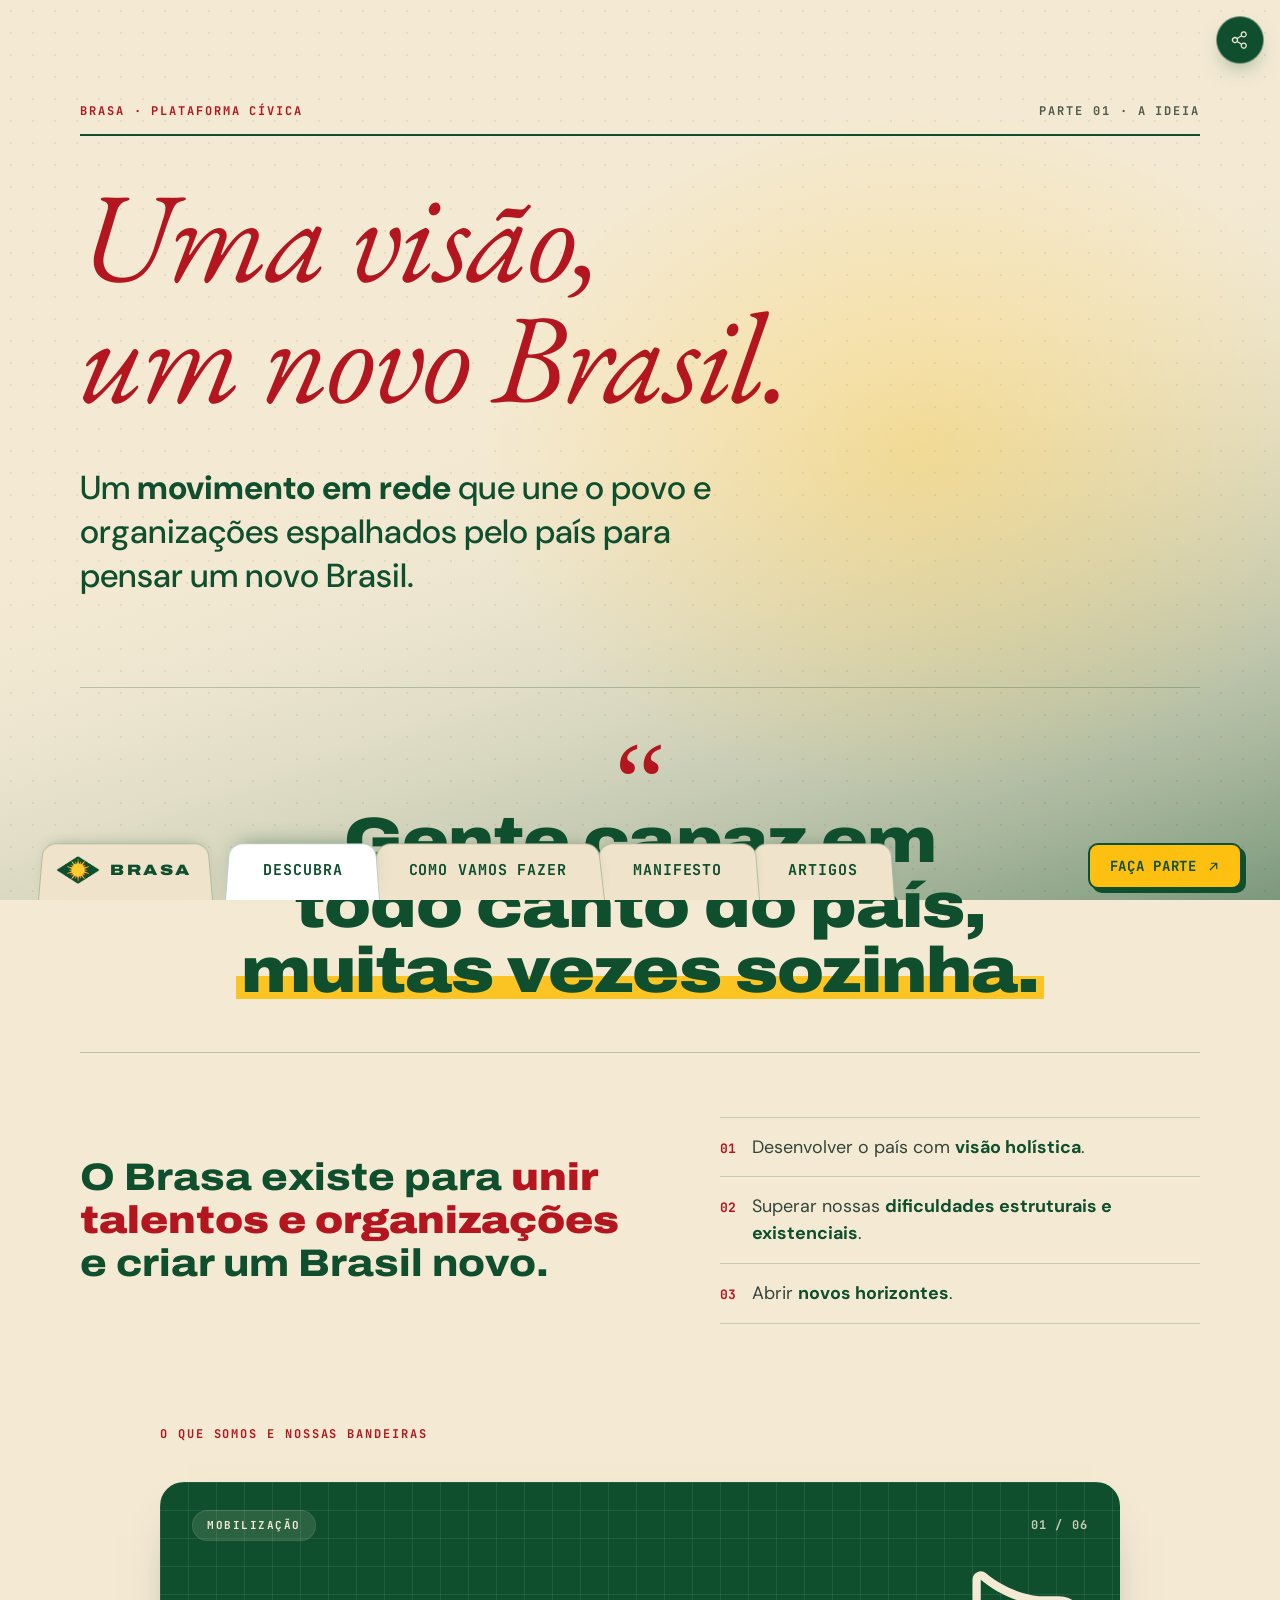
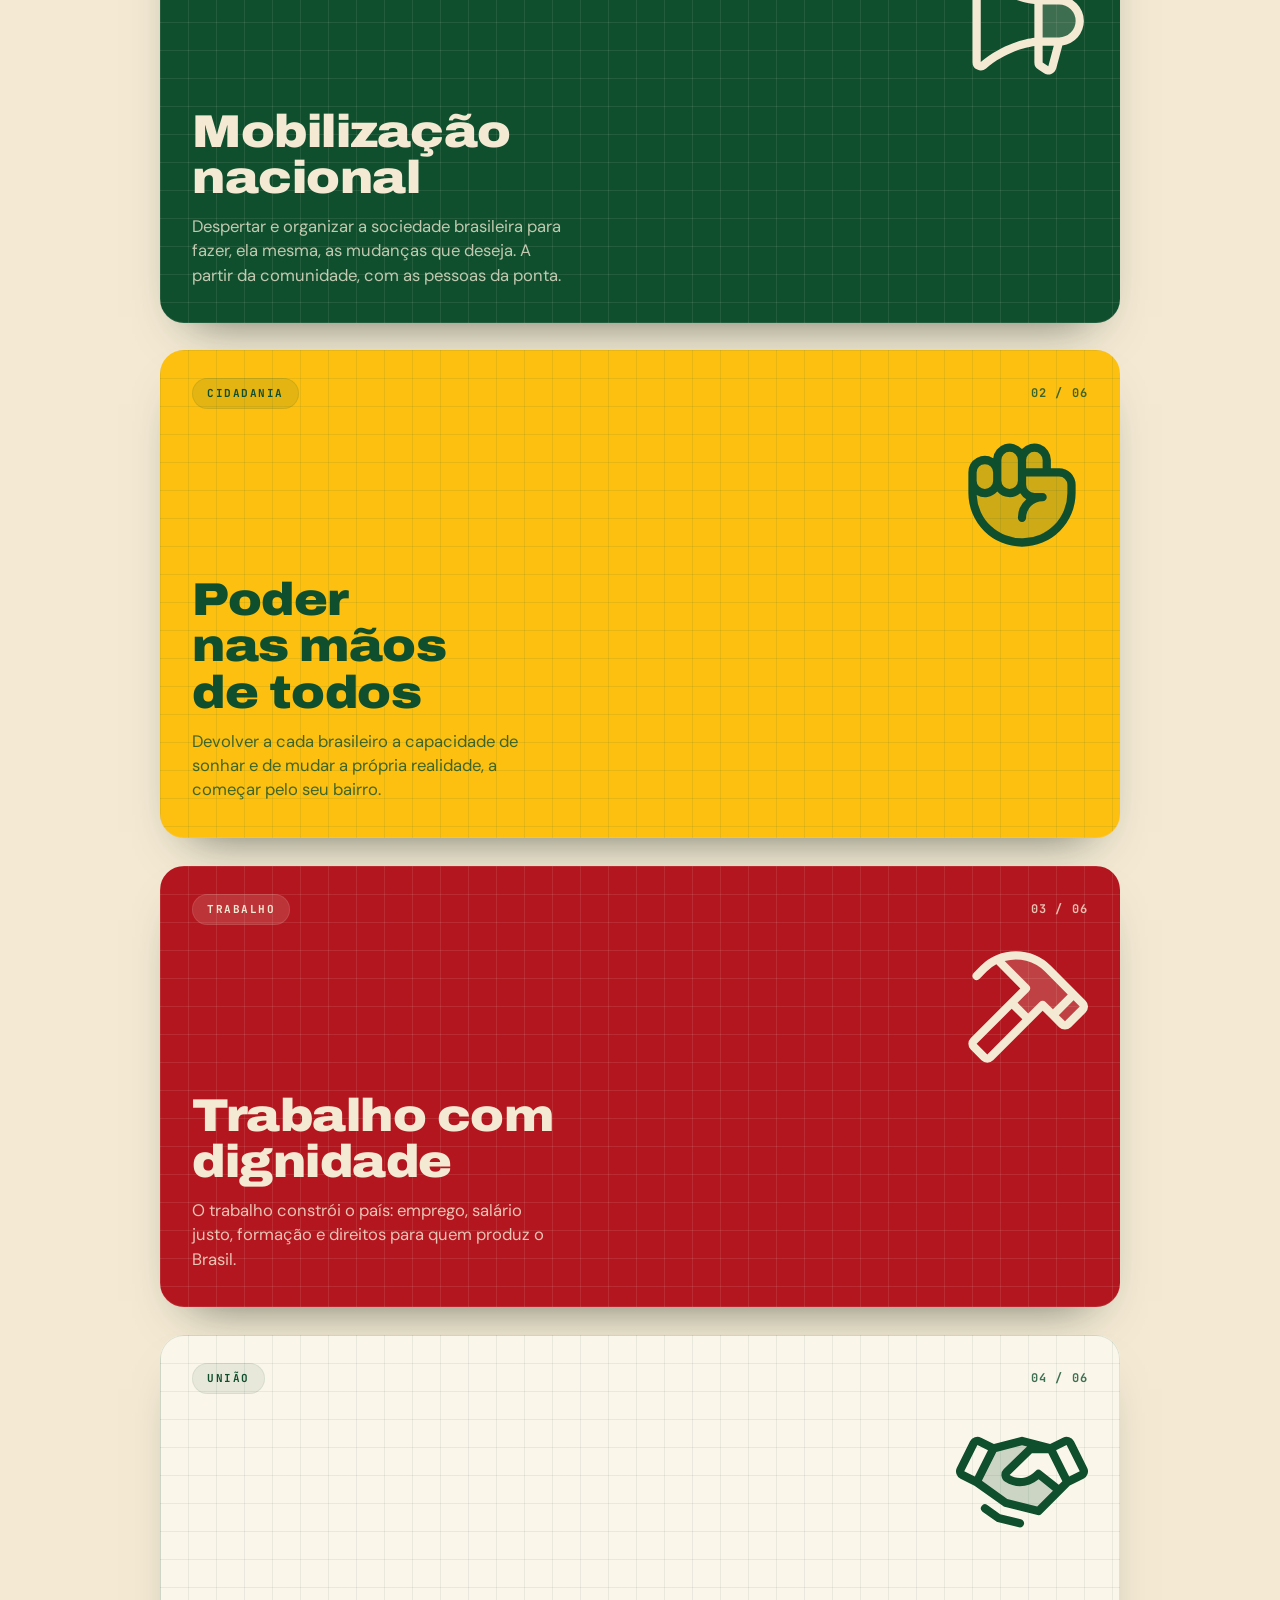
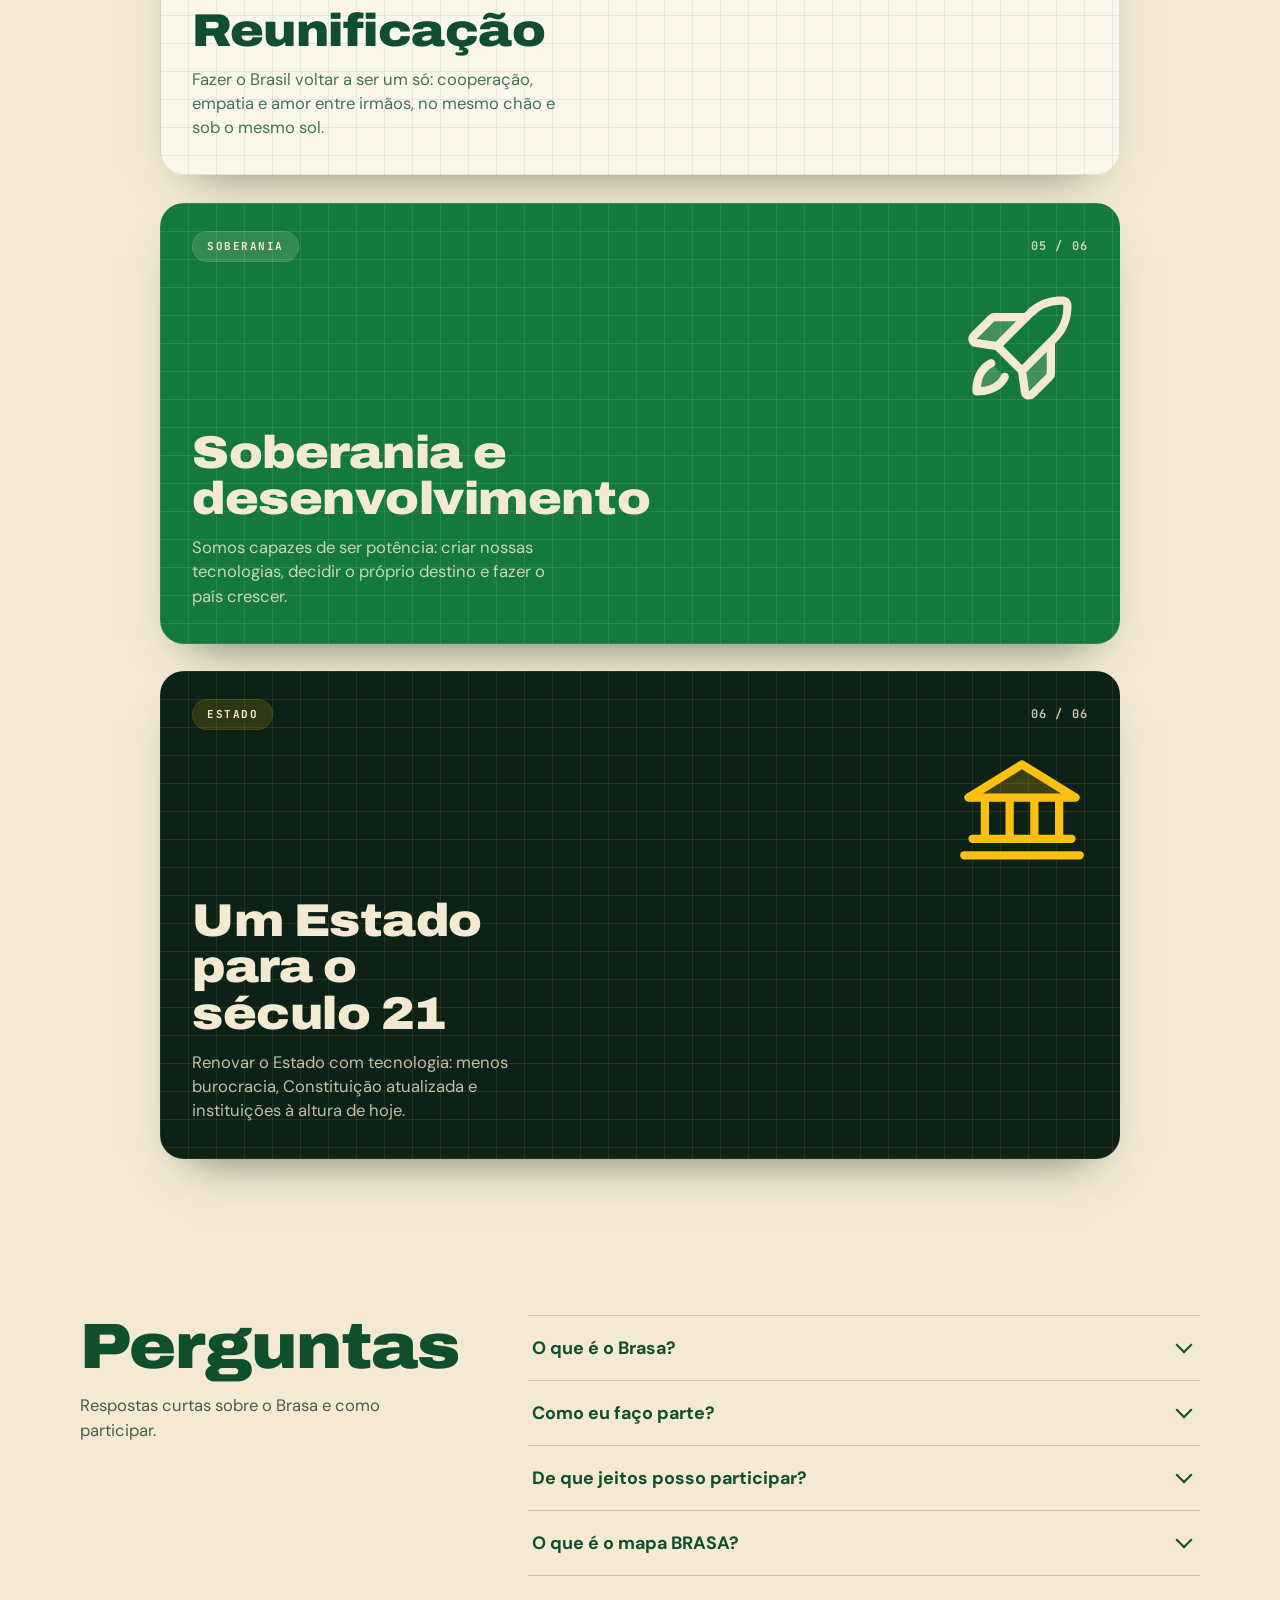
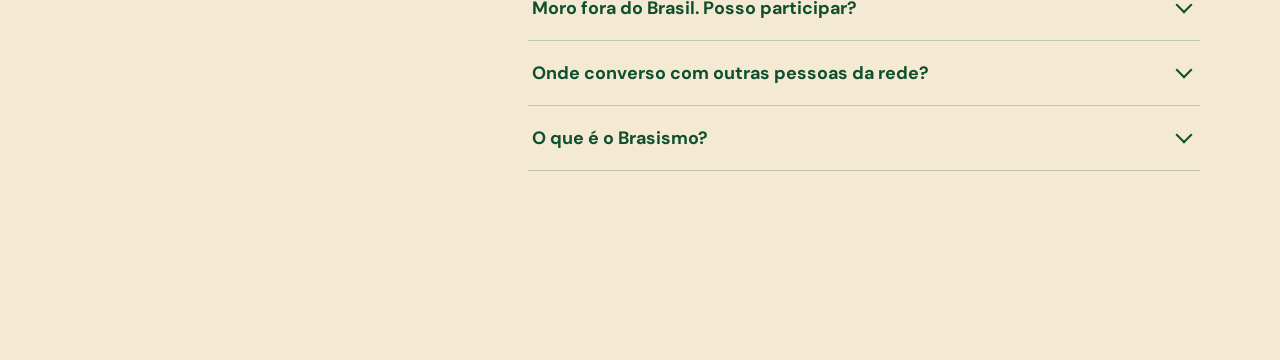
<file: descubra.html>
<!doctype html>
<html lang="pt-BR" data-theme="light" class="js">
<head>
<meta charset="utf-8" />
<meta name="viewport" content="width=device-width, initial-scale=1, viewport-fit=cover" />
<title>Descubra — BRASA</title>
<meta name="description" content="Lorem ipsum dolor sit amet, consectetur adipiscing elit." />
<link rel="icon" href="assets/brasa-favicon.png" type="image/png" />
<link rel="preconnect" href="https://fonts.googleapis.com" />
<link rel="preconnect" href="https://fonts.gstatic.com" crossorigin />
<link href="https://fonts.googleapis.com/css2?family=Archivo:wdth,wght@112..125,700..900&family=DM+Sans:opsz,wght@9..40,400;9..40,500;9..40,700&family=EB+Garamond:ital,wght@1,400;1,500&family=JetBrains+Mono:wght@500;700&display=swap" rel="stylesheet" />
<link rel="stylesheet" href="assets/dock.css?v=space1" />
<link rel="stylesheet" href="assets/share.css?v=share3" />
<link rel="stylesheet" href="assets/stack.css?v=1" />
<style>
  /* ---------- Tokens da marca ---------- */
  :root {
    --brasa-green: #0d4f2e;
    --brasa-sun: #fdc010;
    --brasa-red: #d2202a;
    --brasa-cream: #f3eada;

    --bg: #0d2216;
    --bg-2: #123220;
    --bg-mid: #10291b;
    --glow: rgba(253, 192, 16, .20);
    --fg: #f3eada;
    --fg-muted: #b8c2b2;
    --eyebrow: #fdc010;
    --accent: #fdc010;
    --on-accent: #10261a;
    --highlight: #fdc010;
    --surface: rgba(243, 234, 218, .05);
    --surface-strong: rgba(243, 234, 218, .09);
    --border: rgba(243, 234, 218, .16);
    --dot: rgba(243, 234, 218, .06);
    --art-line: rgba(253, 192, 16, .55);
    --punch-bg: #13793f;
    --punch-fg: #f3eada;
    --radius: 14px;

    --font-display: "Archivo", system-ui, sans-serif;
    --font-body: "DM Sans", system-ui, sans-serif;
    --font-serif: "EB Garamond", Georgia, serif;
    --font-mono: "JetBrains Mono", ui-monospace, monospace;
    --ease: cubic-bezier(0.22, 1, 0.36, 1); /* easeOutQuint */
    --spring: linear(0, 0.0138, 0.0508, 0.1052, 0.1718, 0.2462, 0.3248, 0.4046, 0.4833, 0.559, 0.6303, 0.6963, 0.7563, 0.81, 0.8574, 0.8985, 0.9336, 0.963, 0.9871, 1.0064, 1.0215, 1.0328, 1.0408, 1.046, 1.0489, 1.0499, 1.0494, 1.0476, 1.045, 1.0417, 1.038, 1.0341, 1.0302, 1.0262, 1.0224, 1.0188, 1.0155, 1.0125, 1.0098, 1.0074, 1.0053, 1.0035, 1.002, 1.0008, 0.9998, 0.999, 0.9984, 0.998, 0.9977, 0.9976, 0.9975, 0.9975, 0.9976, 0.9977, 0.9979, 0.9981, 0.9983, 0.9985, 0.9987, 0.9989, 1); /* mola 170/18 */
  }
  [data-theme="light"] {
    --bg: #f4ead4;
    --bg-2: #0f4f2e;
    --bg-mid: #e9dcbd;
    --glow: rgba(253, 192, 16, .30);
    --fg: #0f4f2e;
    --fg-muted: #4e5a4c;
    --eyebrow: #0f4f2e;
    --accent: #0f4f2e;
    --on-accent: #f9f3e7;
    --highlight: #b3161f;
    --surface: rgba(255, 252, 245, .65);
    --surface-strong: rgba(255, 252, 245, .95);
    --border: rgba(20, 48, 31, .16);
    --dot: rgba(20, 48, 31, .08);
    --art-line: rgba(19, 121, 63, .55);
    --punch-bg: #0f4f2e;
    --punch-fg: #f3eada;
  }

  * { box-sizing: border-box; margin: 0; padding: 0; }
  html, body { height: 100%; }
  body {
    background: var(--bg); color: var(--fg);
    font-family: var(--font-body); font-size: 16px; line-height: 1.5;
    -webkit-font-smoothing: antialiased; overflow-x: hidden;
    transition: background-color .3s var(--ease), color .3s var(--ease);
  }
  a { color: inherit; text-decoration: none; }
  button { font: inherit; color: inherit; background: none; border: 0; cursor: pointer; }
  svg { display: block; }
  :focus-visible { outline: 2px solid var(--accent); outline-offset: 3px; border-radius: 8px; }
  .sr-only { position: absolute; width: 1px; height: 1px; overflow: hidden; clip: rect(0 0 0 0); white-space: nowrap; }

  /* ---------- Fundo ---------- */
  .bg {
    position: fixed; inset: 0; z-index: -1; pointer-events: none;
    background:
      radial-gradient(50% 55% at 72% 50%, var(--glow), transparent 70%),
      radial-gradient(var(--dot) 1px, transparent 1.4px) 0 0 / 22px 22px,
      linear-gradient(162deg, color-mix(in oklab, transparent, var(--bg-2) 0.0%) 42.0%, color-mix(in oklab, transparent, var(--bg-2) 0.75%) 49.6%, color-mix(in oklab, transparent, var(--bg-2) 3.44%) 57.2%, color-mix(in oklab, transparent, var(--bg-2) 8.03%) 64.8%, color-mix(in oklab, transparent, var(--bg-2) 14.44%) 72.4%, color-mix(in oklab, transparent, var(--bg-2) 22.62%) 80.0%, color-mix(in oklab, transparent, var(--bg-2) 32.54%) 87.6%, color-mix(in oklab, transparent, var(--bg-2) 44.23%) 95.2%, color-mix(in oklab, transparent, var(--bg-2) 57.68%) 102.8%, color-mix(in oklab, transparent, var(--bg-2) 72.93%) 110.4%, color-mix(in oklab, transparent, var(--bg-2) 90.0%) 118.0%),
      var(--bg);
  }
  .corner { position: fixed; width: 22px; height: 22px; border: 2px solid var(--accent); z-index: 5; pointer-events: none; }
  .corner.tl { top: 16px; left: 16px; border-right: 0; border-bottom: 0; }
  .corner.tr { top: 16px; right: 16px; border-left: 0; border-bottom: 0; }
  .corner.bl { bottom: 16px; left: 16px; border-right: 0; border-top: 0; }
  .corner.br { bottom: 16px; right: 16px; border-left: 0; border-top: 0; }

  /* ---------- Cabeçalho ---------- */
  .header {
    position: relative; z-index: 10;
    display: flex; align-items: center; justify-content: flex-end;
    padding: 24px clamp(20px, 5vw, 64px) 0;
  }
  .actions { display: flex; align-items: center; gap: 10px; }
  .btn-icon {
    display: inline-flex; align-items: center; justify-content: center;
    width: 44px; height: 44px; border: 1px solid var(--border); border-radius: 10px; background: var(--surface);
    transition: border-color .2s var(--ease), background-color .2s var(--ease), transform .15s var(--ease);
  }
  .btn-icon:hover { border-color: var(--accent); background: var(--surface-strong); }
  .btn-icon:active { transform: scale(.96); }
  .btn-icon svg { width: 20px; height: 20px; }

  /* ---------- Hero ---------- */
  .hero {
    position: relative;
    min-height: min(680px, calc(100dvh - 72px));
    display: grid; grid-template-columns: minmax(0, .9fr) minmax(0, 1.1fr);
    align-items: center; gap: clamp(24px, 4vw, 64px);
    padding: clamp(24px, 4vw, 56px) clamp(20px, 5vw, 64px) clamp(32px, 4vw, 56px);
  }
  .hero-copy { position: relative; z-index: 3; grid-column: 1; grid-row: 1; max-width: 640px; }
  .eyebrow { font-family: var(--font-display); font-stretch: 112%; font-weight: 700; font-size: 14px; letter-spacing: .26em; text-transform: uppercase; color: var(--eyebrow); white-space: nowrap; }
  @media (max-width: 1100px) { .eyebrow { font-size: 12px; letter-spacing: .18em; } }
  h1 {
    margin-top: 22px;
    font-family: var(--font-display); font-stretch: 125%; font-weight: 900;
    font-size: clamp(32px, 3.5vw, 54px); line-height: 1; letter-spacing: -.015em; text-wrap: balance;
  }
  /* "Falta juntar." — etiqueta inclinada com sombra vermelha, como no post */
  .punch {
    display: block; width: fit-content; margin-top: .42em;
    padding: .16em .42em .2em; border-radius: .14em;
    background: var(--punch-bg); color: var(--punch-fg);
    box-shadow: .22em .2em 0 var(--brasa-red);
    transform: rotate(-2deg); transform-origin: left center;
    font-size: 1.08em; line-height: 1.05; white-space: nowrap;
  }

  /* Imagem da hero: as duas metades do símbolo se encaixando */
  .hero-art { grid-column: 2; grid-row: 1; justify-self: center; position: relative; z-index: 1; margin: 0; width: min(100%, 600px, calc((100dvh - 200px) * 1.29)); }
  .hero-art img { display: block; width: 100%; height: auto; filter: drop-shadow(0 24px 30px rgba(15, 79, 46, .18)); }


  /* entrada suave: hero ao carregar, bentos ao aparecer na tela */
  .js .reveal { opacity: 0; transform: translateY(18px); }
  .js .reveal.in { opacity: 1; transform: none; transition: opacity .9s var(--ease), transform .9s var(--ease); transition-delay: var(--d, 0s); }

  /* ---------- Bentos (seção abaixo da hero) ---------- */
  .bentos { padding: clamp(32px, 4vw, 64px) clamp(20px, 5vw, 64px) clamp(64px, 8vw, 120px); }
  .section-head { max-width: 760px; margin-bottom: clamp(28px, 4vw, 48px); }
  .section-head h2 {
    margin-top: 14px; font-family: var(--font-display); font-stretch: 125%; font-weight: 900;
    font-size: clamp(28px, 3.4vw, 48px); line-height: 1.02; letter-spacing: -.01em; text-wrap: balance;
  }
  .bento-grid { display: grid; grid-template-columns: repeat(4, minmax(0, 1fr)); gap: clamp(12px, 1.4vw, 20px); }
  .bento {
    --b-bg: #fbf6ea; --b-fg: #0f4f2e; --b-num: #d2202a; --b-muted: #4e5a4c; --b-icon: #0f4f2e;
    position: relative; overflow: hidden;
    display: flex; flex-direction: column; justify-content: space-between; gap: 32px;
    min-height: clamp(300px, 30vw, 380px); padding: clamp(20px, 2vw, 28px);
    border-radius: 20px; background: var(--b-bg); color: var(--b-fg);
    border: 1px solid rgba(15, 79, 46, .12);
    box-shadow: 0 1px 0 rgba(15, 79, 46, .06), 0 18px 40px -28px rgba(15, 79, 46, .45);
    transform: perspective(900px) rotateX(var(--rx, 0deg)) rotateY(var(--ry, 0deg)) translateY(var(--ty, 0px));
    transition: transform .8s var(--spring), box-shadow .4s var(--ease), --near .45s linear;
  }
  .bento:hover { --ty: -6px; box-shadow: 0 1px 0 rgba(15, 79, 46, .06), 0 30px 56px -26px rgba(15, 79, 46, .6); }
  .bento.tilting { transition: transform .12s linear, box-shadow .4s var(--ease), --near .2s linear; }
  /* ---- efeitos inspirados no MagicBento (React Bits, via pocket-design) ----
     borda que acende perto do cursor (alcança os cards vizinhos), luz interna
     seguindo o mouse e uma onda de luz que corre a grade no clique */
  @property --near { syntax: "<number>"; inherits: true; initial-value: 0; }
  .bento { --glow-rgb: 210 32 42; --spot: rgba(255, 255, 255, .55); }
  .bento.is-green { --glow-rgb: 253 192 16; --spot: rgba(253, 192, 16, .16); }
  .bento.is-sun { --glow-rgb: 15 79 46; --spot: rgba(255, 255, 255, .5); }
  .bento-edge {
    position: absolute; inset: 0; z-index: 3; border-radius: inherit; padding: 1.5px; pointer-events: none;
    background:
      radial-gradient(240px circle at var(--px, -999px) var(--py, -999px), rgb(var(--glow-rgb) / calc(var(--near) * .95)), transparent 70%),
      radial-gradient(circle at var(--wx, -999px) var(--wy, -999px), transparent calc(var(--wr, 0px) - 30px), rgb(var(--glow-rgb) / var(--wa, 0)) var(--wr, 0px), transparent calc(var(--wr, 0px) + 30px));
    -webkit-mask: linear-gradient(#000 0 0) content-box, linear-gradient(#000 0 0); -webkit-mask-composite: xor;
            mask: linear-gradient(#000 0 0) content-box exclude, linear-gradient(#000 0 0);
  }
  .bento::after {
    content: ""; position: absolute; inset: 0; border-radius: inherit; pointer-events: none; z-index: 0;
    background:
      radial-gradient(300px circle at var(--px, -999px) var(--py, -999px), var(--spot), transparent 62%),
      radial-gradient(circle at var(--wx, -999px) var(--wy, -999px), transparent calc(var(--wr, 0px) - 60px), rgb(var(--glow-rgb) / calc(var(--wa, 0) * .18)) var(--wr, 0px), transparent calc(var(--wr, 0px) + 60px));
    opacity: var(--near);
  }
  .bento.waving::after { opacity: 1; }
  .bento > * { position: relative; z-index: 1; }
  .bento > .bento-mark { position: absolute; z-index: 0; }
  .bento > .bento-edge { position: absolute; z-index: 3; }
  .bento-kicker-unused { font-family: var(--font-mono); font-weight: 700; font-size: 12px; letter-spacing: .14em; text-transform: uppercase; color: var(--b-num); padding-top: 6px; }
  /* sol de fundo gira devagar no hover; ícone dá um pulinho */
  .bento-mark { transition: transform 1.4s var(--ease), opacity .6s var(--ease); }
  .bento:hover .bento-mark { transform: rotate(40deg) scale(1.18); opacity: .2; }
  .bento:hover .bento-icon { animation: icon-pop .7s var(--spring); }
  @keyframes icon-pop { 0% { transform: scale(1) rotate(0); } 40% { transform: scale(1.25) rotate(-10deg); } 100% { transform: scale(1) rotate(0); } }

  /* entrada: o card se abre de baixo para cima, depois o título sobe palavra por palavra */
  /* os cards só se escondem depois que o script de entrada está pronto (.bentos-ready);
     se algo falhar, eles continuam visíveis */
  @media (min-width: 761px) {
    .bentos-ready .bento:not(.in) { clip-path: inset(100% 0 0 0 round 20px); }
    .bentos-ready .bento.in { clip-path: inset(0 0 0 0 round 20px); transition: clip-path 1s var(--ease) var(--d, 0s), transform .8s var(--spring), box-shadow .4s var(--ease), --near .45s linear; }
  }
  @media (max-width: 760px) {
    .bentos-ready .bento:not(.in) { opacity: 0; transform: translateY(18px); }
    .bentos-ready .bento.in { transition: opacity .8s var(--ease), transform .8s var(--ease); }
  }
  .bentos-ready .bento.done { clip-path: none; }
  .bento h3 .w { display: inline-block; overflow: hidden; vertical-align: top; padding-bottom: .08em; margin-bottom: -.08em; }
  .bento h3 .w > span { display: inline-block; }
  .bentos-ready .bento:not(.lit) h3 .w > span { transform: translateY(110%); }
  .bento-num { display: inline-block; }
  .bentos-ready .bento:not(.lit) p, .bentos-ready .bento:not(.lit) .bento-icon, .bentos-ready .bento:not(.lit) .bento-num { opacity: 0; transform: translateY(10px); }
  .bento.lit .bento-num { transition: opacity .7s var(--ease) calc(var(--d, 0s) + .25s), transform .9s var(--spring) calc(var(--d, 0s) + .25s); }
  .bento.lit h3 .w > span { transform: none; transition: transform .8s var(--ease) calc(var(--d, 0s) + .35s + var(--i, 0) * 45ms); }
  .bento.lit p { transition: opacity .8s var(--ease) calc(var(--d, 0s) + .6s), transform .8s var(--ease) calc(var(--d, 0s) + .6s); }
  .bento.lit .bento-icon { transition: opacity .6s var(--ease) calc(var(--d, 0s) + .5s), transform .9s var(--spring) calc(var(--d, 0s) + .5s); }
  .bento.is-green { --b-bg: #0f4f2e; --b-fg: #f4ead4; --b-num: #fdc010; --b-muted: rgba(244, 234, 212, .78); --b-icon: #fdc010; border-color: transparent; }
  .bento.is-sun { --b-bg: #fdc010; --b-fg: #0f4f2e; --b-num: #b3161f; --b-muted: #0f4f2e; --b-icon: #0f4f2e; border-color: transparent; }
  .bento-top { display: flex; align-items: flex-start; justify-content: space-between; }
  .bento-num { font-family: var(--font-display); font-stretch: 125%; font-weight: 900; font-size: clamp(36px, 3.2vw, 48px); line-height: 1; color: var(--b-num); }
  .bento-icon { width: 30px; height: 30px; color: var(--b-icon); }
  .bento h3 { font-family: var(--font-display); font-stretch: 112%; font-weight: 800; font-size: clamp(19px, 1.6vw, 23px); line-height: 1.12; }
  .bento p { margin-top: 10px; font-size: 15px; line-height: 1.5; color: var(--b-muted); }
  .bento-mark { position: absolute; right: -36px; top: -36px; width: 140px; opacity: .1; color: var(--b-fg); pointer-events: none; }
  .bento.is-green .bento-mark { color: #fdc010; opacity: .14; }
  @media (max-width: 1100px) { .bento-grid { grid-template-columns: repeat(2, minmax(0, 1fr)); } }

  /* ---------- Tablet ---------- */
  @media (max-width: 1100px) {
    .hero { grid-template-columns: minmax(0, 1.1fr) minmax(0, .9fr); }
    h1 { font-size: clamp(30px, 3.8vw, 40px); }
  }

  /* ---------- Celular ---------- */
  @media (max-width: 760px) {
    .header { padding: 16px 20px 0; }
    .hero { display: flex; flex-direction: column; align-items: stretch; gap: 0; min-height: auto; padding: 0 20px 24px; }
    .bentos { padding: 40px 20px 24px; }
    .bento-grid { grid-template-columns: 1fr; }
    .bento { min-height: 240px; }
    .hero-art { width: 100%; max-width: 380px; align-self: center; margin: 4px 0 16px; }
    .hero-copy { max-width: none; }
    h1 { font-size: clamp(28px, 7.8vw, 38px); }
    .punch { box-shadow: .16em .16em 0 var(--brasa-red); }
    .eyebrow { font-size: clamp(9px, 2.9vw, 12px); letter-spacing: .12em; }
    .corner.bl, .corner.br { display: none; }
  }

  /* ---------- texto editorial (A ideia) ---------- */
  /* diagramação: todas as seções na mesma coluna central */
  .editorial, .bentos, .faq { max-width: var(--content-max); margin-inline: auto; box-sizing: content-box; }
  .editorial { padding: var(--space-section) var(--space-x) 0 !important; }
  .bentos { padding: var(--space-section) var(--space-x) 0 !important; }
  .faq { padding: var(--space-section) var(--space-x) var(--space-section) !important; }
  .bentos .section-head { margin-bottom: var(--space-head); }
  .editorial .ed-lead { max-width: 30ch; margin-top: clamp(28px, 4vw, 48px); font-size: clamp(24px, 2.6vw, 36px); }
  .bentos .section-head { max-width: 960px; margin-inline: auto; }
  .bentos .section-head h2.eyebrow { margin-top: 0; font-family: var(--font-mono); font-stretch: normal; font-weight: 700; font-size: 12px; letter-spacing: .16em; line-height: 1.4; color: #b3161f; white-space: normal; }

  /* perguntas frequentes (como na referência: título à esquerda, lista à direita) */
  .faq { display: grid; grid-template-columns: minmax(0, 4fr) minmax(0, 7fr); gap: clamp(24px, 5vw, 80px); align-items: start; padding: clamp(24px, 4vw, 56px) clamp(20px, 5vw, 64px) clamp(72px, 9vw, 128px); }
  .faq-head { position: sticky; top: 32px; }
  .faq-head h2 { font-family: var(--font-display); font-stretch: 112%; font-weight: 900; font-size: clamp(40px, 5vw, 64px); line-height: 1; letter-spacing: -.015em; color: #0f4f2e; }
  .faq-head p { margin-top: 14px; max-width: 30ch; font-size: clamp(16px, 1.3vw, 18px); color: #4e5a4c; }
  .faq-list { border-top: 1px solid rgba(15, 79, 46, .22); }
  .faq details { border-bottom: 1px solid rgba(15, 79, 46, .22); }
  .faq summary { display: flex; justify-content: space-between; align-items: center; gap: 16px; min-height: 64px; padding: 16px 4px; cursor: pointer; list-style: none; font-weight: 700; font-size: clamp(17px, 1.4vw, 20px); line-height: 1.3; color: #0f4f2e; transition: color .2s var(--ease); }
  .faq summary::-webkit-details-marker { display: none; }
  .faq summary::after { content: ""; flex: none; width: 10px; height: 10px; margin-right: 6px; border-right: 2px solid currentColor; border-bottom: 2px solid currentColor; transform: translateY(-3px) rotate(45deg); transition: transform .3s var(--ease); }
  .faq details[open] summary::after { transform: translateY(2px) rotate(225deg); }
  .faq summary:hover { color: #b3161f; }
  .faq summary:focus-visible { outline: 3px solid #b3161f; outline-offset: 2px; border-radius: 6px; }
  .faq details p { max-width: 60ch; padding: 0 4px 22px; font-size: clamp(16px, 1.25vw, 18px); line-height: 1.55; color: #33443a; }
  .faq details[open] p { animation: faq-in .35s var(--ease); }
  @keyframes faq-in { from { opacity: 0; transform: translateY(-6px); } }
  .faq details a { color: #0f4f2e; font-weight: 700; text-underline-offset: 3px; }
  @media (max-width: 860px) {
    .faq { grid-template-columns: 1fr; }
    .faq-head { position: static; }
  }

  .editorial { padding: clamp(40px, 6vw, 88px) clamp(20px, 5vw, 64px) clamp(24px, 4vw, 56px); }
  .ed-top { display: flex; justify-content: space-between; gap: 16px; padding-bottom: 14px; border-bottom: 2px solid #0f4f2e; }
  .ed-label { font-family: var(--font-mono); font-weight: 700; font-size: 12px; letter-spacing: .16em; text-transform: uppercase; color: #b3161f; }
  .ed-label-r { color: #4e5a4c; }
  .ed-name {
    position: relative; display: inline-flex; align-items: flex-end; margin-top: clamp(16px, 2vw, 28px);
    font-family: var(--font-display); font-stretch: 125%; font-weight: 900; font-size: clamp(56px, 20vw, 260px); line-height: .82; letter-spacing: -.03em; color: #0f4f2e;
  }
  .ed-dot { display: inline-block; width: .5em; margin-left: .06em; margin-bottom: .04em; }
  .ed-dot img { width: 100%; height: auto; display: block; }
  .ed-kicker { margin-top: clamp(20px, 3vw, 40px); max-width: none; font-family: var(--font-serif); font-style: italic; font-weight: 400; font-size: clamp(52px, 10vw, 150px); line-height: .95; letter-spacing: -.02em; color: #b3161f; text-wrap: balance; }
  .ed-grid { display: grid; grid-template-columns: minmax(0, 7fr) minmax(0, 4fr); gap: clamp(24px, 5vw, 80px); align-items: start; margin-top: clamp(32px, 5vw, 64px); }
  .ed-lead { font-size: clamp(22px, 2.3vw, 32px); line-height: 1.32; color: #0f4f2e; font-weight: 500; text-wrap: pretty; }
  .ed-lead strong { font-weight: 800; }
  .ed-note { padding: 18px 20px; border-left: 3px solid #fdc010; background: rgba(253, 192, 16, .14); border-radius: 0 12px 12px 0; }
  .ed-note p { margin-top: 6px; font-family: var(--font-serif); font-style: italic; font-size: clamp(19px, 1.6vw, 23px); line-height: 1.3; color: #0f4f2e; }
  .ed-quote { position: relative; margin: clamp(48px, 7vw, 96px) 0 0; padding: clamp(28px, 4vw, 48px) 0; border-top: 1px solid rgba(15, 79, 46, .25); border-bottom: 1px solid rgba(15, 79, 46, .25); text-align: center; }
  .ed-quote::before { content: "“"; display: block; margin: 0 auto -.18em; font-family: var(--font-serif); font-size: clamp(72px, 9vw, 130px); line-height: .8; color: #b3161f; }
  .ed-quote p { max-width: 20ch; margin: 0 auto; font-family: var(--font-display); font-stretch: 112%; font-weight: 900; font-size: clamp(32px, 5vw, 76px); line-height: 1.02; letter-spacing: -.015em; color: #0f4f2e; text-wrap: balance; }
  /* marca-texto que passa por cima de "muitas vezes sozinha" quando aparece */
  .ed-mark { color: inherit; padding: 0 .08em; background: linear-gradient(transparent 58%, rgba(253, 192, 16, .9) 58%, rgba(253, 192, 16, .9) 92%, transparent 92%) no-repeat 0 0 / 100% 100%; transition: background-size 1.1s var(--ease) .45s; }
  .js .ed-quote.reveal .ed-mark { background-size: 0% 100%; }
  .js .ed-quote.in .ed-mark { background-size: 100% 100%; transition: background-size 1.1s var(--ease) .45s; }
  .ed-grid-2 { grid-template-columns: minmax(0, 6fr) minmax(0, 5fr); align-items: center; }
  .ed-statement { font-family: var(--font-display); font-stretch: 112%; font-weight: 800; font-size: clamp(26px, 3vw, 42px); line-height: 1.12; color: #0f4f2e; text-wrap: balance; }
  .ed-statement strong { color: #b3161f; font-weight: 900; }
  .ed-list { list-style: none; display: grid; gap: 0; }
  .ed-list li { display: grid; grid-template-columns: auto 1fr; gap: 16px; align-items: baseline; padding: 16px 0; border-bottom: 1px solid rgba(15, 79, 46, .2); font-size: clamp(17px, 1.4vw, 20px); color: #33443a; }
  .ed-list li:first-child { border-top: 1px solid rgba(15, 79, 46, .2); }
  .ed-list b { color: #0f4f2e; }
  .ed-n { font-family: var(--font-mono); font-weight: 700; font-size: 13px; color: #b3161f; }
  .sr-only { position: absolute; width: 1px; height: 1px; overflow: hidden; clip: rect(0 0 0 0); white-space: nowrap; }
  @media (max-width: 860px) {
    .ed-grid, .ed-grid-2 { grid-template-columns: 1fr; }
    .ed-label-r { display: none; }
  }

  /* ---------- painéis verdes (slides da Parte 01) ---------- */
  .panel {
    margin: clamp(32px, 5vw, 64px) clamp(8px, 1.4vw, 20px) 0; border-radius: 28px;
    padding: clamp(48px, 7vw, 104px) clamp(24px, 5vw, 72px);
    background: #0f4f2e; color: #f4ead4;
  }
  .panel .eyebrow { color: #fdc010; }
  .panel-split { display: grid; grid-template-columns: minmax(0, 1.2fr) minmax(0, 1fr); gap: clamp(24px, 5vw, 72px); align-items: center; }
  .panel-name { margin-top: 14px; font-family: var(--font-display); font-stretch: 112%; font-weight: 900; font-size: clamp(56px, 8vw, 120px); line-height: .95; }
  .panel-title { margin-top: 14px; max-width: 16ch; font-family: var(--font-display); font-stretch: 125%; font-weight: 900; font-size: clamp(34px, 4.8vw, 68px); line-height: 1; text-transform: uppercase; text-wrap: balance; }
  .panel-kicker { margin-top: 14px; font-family: var(--font-serif); font-style: italic; font-size: clamp(26px, 3vw, 44px); line-height: 1.1; color: #fdc010; }
  .panel-text { margin-top: 18px; max-width: 520px; font-size: clamp(17px, 1.4vw, 20px); color: rgba(244, 234, 212, .85); }
  .panel-logo { margin: 0; text-align: center; }
  .panel-logo img { width: min(100%, 420px); height: auto; filter: drop-shadow(0 20px 40px rgba(0, 0, 0, .25)); }
  .panel-logo figcaption { margin-top: 18px; font-family: var(--font-display); font-stretch: 125%; font-weight: 900; font-size: clamp(28px, 3.4vw, 48px); letter-spacing: .14em; }
  .idea-text { margin-top: 24px; max-width: 640px; }
  .idea-text p { font-size: clamp(17px, 1.4vw, 20px); line-height: 1.55; color: rgba(244, 234, 212, .88); }
  .idea-text p + p { margin-top: 14px; }
  .idea-text strong { color: #f4ead4; font-weight: 700; }
  .panel-close { text-align: center; }
  .panel-close .panel-title { margin-inline: auto; }
  .panel-close .join-cta { margin-top: 28px; }
  .panel-kicker-inline { display: block; font-family: var(--font-serif); font-style: italic; font-weight: 500; font-stretch: normal; text-transform: none; color: #fdc010; letter-spacing: 0; }
  .panel-close .panel-name { font-size: clamp(36px, 4.6vw, 64px); letter-spacing: .14em; margin-top: 22px; }
  .panel-strong { margin-top: 12px; font-weight: 700; font-size: clamp(18px, 1.6vw, 22px); }
  @media (max-width: 760px) { .panel-split { grid-template-columns: 1fr; } }
  .section-lead { margin-top: 16px; max-width: 760px; font-size: clamp(16px, 1.3vw, 19px); color: var(--fg-muted); }
  .bento-grid { grid-template-columns: repeat(3, minmax(0, 1fr)) !important; }
  .bento { min-height: clamp(260px, 24vw, 320px) !important; }

  /* ---------- convite ao manifesto ---------- */
  .teaser {
    position: relative; overflow: hidden; display: grid; gap: 14px; padding: clamp(28px, 4vw, 56px);
    border-radius: 24px; background: #b3161f; color: #f4ead4; text-decoration: none;
    transition: transform .8s var(--spring), box-shadow .4s var(--ease);
  }
  .teaser:hover { transform: translateY(-4px); box-shadow: 0 30px 56px -28px rgba(179, 22, 31, .7); }
  .teaser .eyebrow { color: #fdc010; }
  .teaser-title { font-family: var(--font-display); font-stretch: 125%; font-weight: 900; font-size: clamp(28px, 3.6vw, 52px); line-height: 1.02; max-width: 18ch; }
  .teaser-title em { display: block; font-family: var(--font-serif); font-style: italic; font-weight: 500; font-stretch: normal; color: #fdc010; }
  .teaser-cta { justify-self: start; margin-top: 8px; font-family: var(--font-mono); font-weight: 700; font-size: 14px; letter-spacing: .06em; text-transform: uppercase; border-bottom: 2px solid #fdc010; padding-bottom: 4px; }
  .teaser::after { content: ""; position: absolute; right: -60px; bottom: -80px; width: 300px; aspect-ratio: 1; background: #fdc010; opacity: .12; border-radius: 50%; }

  /* manifesto e "Unir talentos": mesmo tamanho (mesma largura, altura, cantos e respiro) */
  /* os dois numa grade de linhas iguais: a altura é sempre a do mais alto */
  .pair { display: grid; grid-auto-rows: 1fr; gap: clamp(32px, 5vw, 64px); margin: clamp(32px, 5vw, 64px) clamp(8px, 1.4vw, 20px) 0; }
  .pair > .manifesto-teaser.sheet-section, .pair > .panel-close { margin: 0; padding-left: 0; padding-right: 0; }
  .pair > .manifesto-teaser.sheet-section { padding: 0; display: grid; }
  .pair > .panel-close { padding-inline: clamp(24px, 5vw, 72px); }
  .teaser, .panel-close {
    min-height: clamp(380px, 36vw, 500px); border-radius: 28px; box-sizing: border-box;
    padding: clamp(40px, 6vw, 88px) clamp(24px, 5vw, 72px);
    display: grid; align-content: center;
  }
  .panel-close { justify-items: center; }
  .panel-close .eyebrow, .panel-close .panel-title, .panel-close .panel-text, .panel-close .join-cta { margin-left: 0; margin-right: 0; }

  @media (max-width: 1100px) { .bento-grid { grid-template-columns: repeat(2, minmax(0, 1fr)) !important; } }
  @media (max-width: 760px) {
    .bento-grid { grid-template-columns: 1fr !important; }
  }

  /* ---------- Seções-folha (Como funciona, Artigos, Faça parte) ---------- */
  html { scroll-behavior: smooth; }
  @media (prefers-reduced-motion: reduce) { html { scroll-behavior: auto; } }
  .sheet-section { padding: clamp(48px, 6vw, 96px) clamp(20px, 5vw, 64px) clamp(24px, 3vw, 48px); }

  .steps { list-style: none; display: grid; grid-template-columns: repeat(3, minmax(0, 1fr)); gap: clamp(12px, 1.6vw, 24px); counter-reset: step; }
  .step { position: relative; padding: clamp(20px, 2vw, 28px); border-radius: 18px; background: #fbf6ea; border: 1px solid rgba(15, 79, 46, .12); }
  .step-num { display: inline-grid; place-items: center; width: 44px; height: 44px; border-radius: 50%; background: var(--brasa-sun); color: #0f4f2e; font-family: var(--font-display); font-stretch: 125%; font-weight: 900; font-size: 18px; }
  .step:nth-child(2) .step-num { background: #d2202a; color: #fbf6ea; }
  .step:nth-child(3) .step-num { background: #0f4f2e; color: #fdc010; }
  .step h3 { margin-top: 18px; font-family: var(--font-display); font-stretch: 112%; font-weight: 800; font-size: clamp(19px, 1.6vw, 23px); line-height: 1.12; color: #0f4f2e; }
  .step p { margin-top: 10px; font-size: 15px; color: #4e5a4c; }
  /* fio que liga as etapas */
  .step:not(:last-child)::after { content: ""; position: absolute; top: calc(clamp(20px, 2vw, 28px) + 22px); right: calc(-1 * clamp(12px, 1.6vw, 24px)); width: clamp(12px, 1.6vw, 24px); height: 2px; background: #0f4f2e; opacity: .35; }

  .articles { display: grid; grid-template-columns: repeat(3, minmax(0, 1fr)); gap: clamp(12px, 1.6vw, 24px); }
  .article-card { display: flex; flex-direction: column; border-radius: 18px; overflow: hidden; background: #fbf6ea; border: 1px solid rgba(15, 79, 46, .12); color: #0f4f2e; transition: transform .8s var(--spring), box-shadow .4s var(--ease); }
  .article-card:hover { transform: translateY(-4px); box-shadow: 0 26px 50px -26px rgba(15, 79, 46, .55); }
  .article-cover { position: relative; aspect-ratio: 16 / 10; background: #0f4f2e; overflow: hidden; }
  .article-card:nth-child(2) .article-cover { background: #fdc010; }
  .article-card:nth-child(3) .article-cover { background: #d2202a; }
  .article-cover svg { position: absolute; right: -14%; bottom: -30%; width: 70%; opacity: .9; }
  .article-body { padding: 18px 20px 22px; display: flex; flex-direction: column; gap: 8px; flex: 1; }
  .article-tag { font-family: var(--font-mono); font-weight: 700; font-size: 11px; letter-spacing: .12em; text-transform: uppercase; color: #b3161f; }
  .article-body h3 { font-family: var(--font-display); font-stretch: 112%; font-weight: 800; font-size: 19px; line-height: 1.15; }
  .article-meta { margin-top: auto; padding-top: 8px; font-family: var(--font-serif); font-style: italic; font-size: 16px; color: #4e5a4c; }

  .join-panel { position: relative; overflow: hidden; display: grid; grid-template-columns: minmax(0, 1.3fr) minmax(0, 1fr); gap: 24px; align-items: center; padding: clamp(28px, 4vw, 56px); border-radius: 24px; background: #0f4f2e; color: #f4ead4; }
  .join-panel h2 { font-family: var(--font-display); font-stretch: 125%; font-weight: 900; font-size: clamp(28px, 3.4vw, 48px); line-height: 1.02; }
  .join-panel p { margin-top: 14px; max-width: 520px; color: rgba(244, 234, 212, .85); }
  .join-actions { display: flex; flex-wrap: wrap; gap: 12px; justify-content: flex-end; }
  .join-cta { display: inline-flex; align-items: center; min-height: 52px; padding: 0 24px; border-radius: 10px; background: #fdc010; color: #0f4f2e; border: 2px solid #f4ead4; box-shadow: 4px 4px 0 #f4ead4; font-family: var(--font-mono); font-weight: 700; font-size: 15px; letter-spacing: .05em; text-transform: uppercase; transition: transform .2s var(--ease), box-shadow .2s var(--ease); }
  .join-cta:hover { transform: translate(-2px, -2px); box-shadow: 6px 6px 0 #f4ead4; }
  .join-ghost { display: inline-flex; align-items: center; min-height: 52px; padding: 0 22px; border-radius: 10px; border: 2px solid rgba(244, 234, 212, .4); font-family: var(--font-mono); font-weight: 700; font-size: 15px; letter-spacing: .05em; text-transform: uppercase; transition: border-color .2s var(--ease); }
  .join-ghost:hover { border-color: #f4ead4; }
  .join-panel .bg-sun { position: absolute; right: -60px; top: -80px; width: 280px; opacity: .12; color: #fdc010; pointer-events: none; }

  @media (max-width: 1100px) {
    .steps, .articles { grid-template-columns: 1fr; }
    .step:not(:last-child)::after { top: auto; bottom: calc(-1 * clamp(12px, 1.6vw, 24px)); left: calc(clamp(20px, 2vw, 28px) + 21px); right: auto; width: 2px; height: clamp(12px, 1.6vw, 24px); }
    .articles { grid-template-columns: repeat(2, minmax(0, 1fr)); }
    .join-panel { grid-template-columns: 1fr; }
    .join-actions { justify-content: flex-start; }
  }
  @media (max-width: 760px) {
    .sheet-section { padding: 40px 20px 16px; }
    .articles { grid-template-columns: 1fr; }
  }

  @media (prefers-reduced-motion: reduce) {
    *, *::before, *::after { animation: none !important; transition: none !important; }
  }
</style>
</head>
<body class="has-dock">
  <div class="bg" aria-hidden="true"></div>
  <span class="corner tl" aria-hidden="true"></span>
  <span class="corner tr" aria-hidden="true"></span>
  <span class="corner bl" aria-hidden="true"></span>
  <span class="corner br" aria-hidden="true"></span>

  <!-- Símbolos reutilizáveis -->
  <svg width="0" height="0" style="position:absolute" aria-hidden="true">
    <defs>
      <!-- Sol do Brasa: 20 raios, raio 100 -->
      <path id="sun" d="M0.0 -100.0 L4.4 -55.8 L13.1 -54.5 L24.1 -74.2 L21.4 -51.7 L29.3 -47.7 L58.8 -80.9 L36.4 -42.6 L42.6 -36.4 L63.1 -45.8 L47.7 -29.3 L51.7 -21.4 L95.1 -30.9 L54.5 -13.1 L55.8 -4.4 L78.0 -0.0 L55.8 4.4 L54.5 13.1 L95.1 30.9 L51.7 21.4 L47.7 29.3 L63.1 45.8 L42.6 36.4 L36.4 42.6 L58.8 80.9 L29.3 47.7 L21.4 51.7 L24.1 74.2 L13.1 54.5 L4.4 55.8 L0.0 100.0 L-4.4 55.8 L-13.1 54.5 L-24.1 74.2 L-21.4 51.7 L-29.3 47.7 L-58.8 80.9 L-36.4 42.6 L-42.6 36.4 L-63.1 45.8 L-47.7 29.3 L-51.7 21.4 L-95.1 30.9 L-54.5 13.1 L-55.8 4.4 L-78.0 0.0 L-55.8 -4.4 L-54.5 -13.1 L-95.1 -30.9 L-51.7 -21.4 L-47.7 -29.3 L-63.1 -45.8 L-42.6 -36.4 L-36.4 -42.6 L-58.8 -80.9 L-29.3 -47.7 L-21.4 -51.7 L-24.1 -74.2 L-13.1 -54.5 L-4.4 -55.8Z"/>
      <symbol id="i-sun" viewBox="-110 -110 220 220"><use href="#sun" fill="currentColor"/></symbol>
      <symbol id="i-mobiliza" viewBox="0 0 256 256"><g fill="currentColor"><path d="M240 120a40 40 0 0 1-40 40h-40V80h40a40 40 0 0 1 40 40" opacity=".2"/><path d="M248 120a48.05 48.05 0 0 0-48-48h-39.8c-2.91-.17-53.62-3.74-101.91-44.24A16 16 0 0 0 32 40v160a16 16 0 0 0 26.29 12.25c37.77-31.68 77-40.76 93.71-43.3v31.72a16 16 0 0 0 7.12 13.33l11 7.33A16 16 0 0 0 194.5 212l11.77-44.36A48.07 48.07 0 0 0 248 120M48 199.93V40c42.81 35.91 86.63 45 104 47.24v65.48c-17.35 2.28-61.16 11.35-104 47.21m131 8v.11l-11-7.33V168h21.6ZM200 152h-32V88h32a32 32 0 1 1 0 64"/></g></symbol>
      <symbol id="i-estado" viewBox="0 0 256 256"><g fill="currentColor"><path d="M232 96H24l104-64Z" opacity=".2"/><path d="M24 104h24v64H32a8 8 0 0 0 0 16h192a8 8 0 0 0 0-16h-16v-64h24a8 8 0 0 0 4.19-14.81l-104-64a8 8 0 0 0-8.38 0l-104 64A8 8 0 0 0 24 104m40 0h32v64H64Zm80 0v64h-32v-64Zm48 64h-32v-64h32ZM128 41.39L203.74 88H52.26ZM248 208a8 8 0 0 1-8 8H16a8 8 0 0 1 0-16h224a8 8 0 0 1 8 8"/></g></symbol>
      <symbol id="i-poder" viewBox="0 0 256 256"><g fill="currentColor"><path d="M224 112v16a96 96 0 0 1-192 0V88a24 24 0 0 1 48 0V64a24 24 0 0 1 48 0a24 24 0 0 1 48 0v24h24a24 24 0 0 1 24 24" opacity=".2"/><path d="M200 80h-16V64a32 32 0 0 0-56-21.13a32 32 0 0 0-55.79 17.55A32 32 0 0 0 24 88v40a104 104 0 0 0 208 0v-16a32 32 0 0 0-32-32m-48-32a16 16 0 0 1 16 16v16h-32V64a16 16 0 0 1 16-16M88 64a16 16 0 0 1 32 0v40a16 16 0 0 1-32 0ZM40 88a16 16 0 0 1 32 0v16a16 16 0 0 1-32 0Zm176 40a88 88 0 0 1-175.92 3.75A31.93 31.93 0 0 0 80 125.13a31.93 31.93 0 0 0 44.58 3.35a32.2 32.2 0 0 0 11.8 11.44A47.88 47.88 0 0 0 120 176a8 8 0 0 0 16 0a32 32 0 0 1 32-32a8 8 0 0 0 0-16h-16a16 16 0 0 1-16-16V96h64a16 16 0 0 1 16 16Z"/></g></symbol>
      <symbol id="i-trabalho" viewBox="0 0 256 256"><g fill="currentColor"><path d="M245.66 129L217 157.66a8 8 0 0 1-11.3 0L168.1 120l-28 28l-32-32l28-28L80 31.78a87.81 87.81 0 0 1 98.31 18l67.35 67.89a8 8 0 0 1 0 11.33" opacity=".2"/><path d="m251.34 112l-67.46-67.92a96.1 96.1 0 0 0-135.77 0l-.09.09L34.25 58.4a8 8 0 0 0 11.49 11.13l13.73-14.18a80 80 0 0 1 18.71-13.9L124.68 88l-96 96a16 16 0 0 0 0 22.63l20.69 20.69a16 16 0 0 0 22.63 0l96-96l14.34 14.34L200 163.3a16 16 0 0 0 22.63 0l28.69-28.69a16 16 0 0 0 .02-22.61M60.68 216L40 195.31l68-68L128.68 148Zm101.66-101.68L140 136.67L119.31 116l22.35-22.35a8 8 0 0 0 0-11.32L94.32 35a80 80 0 0 1 78.23 20.41l44.22 44.51L188 128.66l-14.34-14.34a8 8 0 0 0-11.32 0m49 37.66l-12-12L228 111.25l12 12Z"/></g></symbol>
      <symbol id="i-uniao" viewBox="0 0 256 256"><g fill="currentColor"><path d="m200 152l-40 40l-64-16l-56-40l32.68-65.37L128 56l55.32 14.63l.28 1.37H144l-45.66 44.29a8 8 0 0 0 1.38 12.42C117.23 139.9 141 139.13 160 120Z" opacity=".2"/><path d="m254.3 107.91l-25.52-51.06a16 16 0 0 0-21.47-7.15l-24.87 12.43l-52.39-13.86a8.14 8.14 0 0 0-4.1 0L73.56 62.13L48.69 49.7a16 16 0 0 0-21.47 7.15L1.7 107.9a16 16 0 0 0 7.15 21.47l27 13.51l55.49 39.63a8.1 8.1 0 0 0 2.71 1.25l64 16a8 8 0 0 0 7.6-2.1l55.07-55.08l26.42-13.21a16 16 0 0 0 7.15-21.46Zm-54.89 33.37L165 113.72a8 8 0 0 0-10.68.61C136.51 132.27 116.66 130 104 122l43.24-42h31.81l27.21 54.41ZM41.53 64L62 74.22l-25.57 51.05L16 115.06Zm116 119.13l-58.11-14.52l-49.2-35.14l28-56L128 64.28l9.8 2.59l-45 43.68l-.08.09a16 16 0 0 0 2.72 24.81c20.56 13.13 45.37 11 64.91-5L188 152.66Zm62-57.87l-25.52-51L214.47 64L240 115.06Zm-87.75 92.67a8 8 0 0 1-7.75 6.06a8 8 0 0 1-1.95-.24l-41.67-10.42a7.9 7.9 0 0 1-2.71-1.25l-26.35-18.82a8 8 0 0 1 9.3-13l25.11 17.94L126 208.24a8 8 0 0 1 5.82 9.7Z"/></g></symbol>
      <symbol id="i-soberania" viewBox="0 0 256 256"><g fill="currentColor"><path d="M184 120v61.65a8 8 0 0 1-2.34 5.65l-34.35 34.35a8 8 0 0 1-13.57-4.53L128 176Zm-48-48H74.35a8 8 0 0 0-5.65 2.34l-34.35 34.35a8 8 0 0 0 4.53 13.57L80 128ZM40 216c37.65 0 50.69-19.69 54.56-28.18l-26.38-26.38C59.69 165.31 40 178.35 40 216" opacity=".2"/><path d="M223.85 47.12a16 16 0 0 0-15-15c-12.58-.75-44.73.4-71.41 27.07L132.69 64H74.36A15.9 15.9 0 0 0 63 68.68L28.7 103a16 16 0 0 0 9.07 27.16l38.47 5.37l44.21 44.21l5.37 38.49a15.94 15.94 0 0 0 10.78 12.92a16.1 16.1 0 0 0 5.1.83a15.9 15.9 0 0 0 11.3-4.68l34.32-34.3a15.9 15.9 0 0 0 4.68-11.36v-58.33l4.77-4.77c26.68-26.68 27.83-58.83 27.08-71.42M74.36 80h42.33l-39.53 39.52L40 114.34Zm74.41-9.45a76.65 76.65 0 0 1 59.11-22.47a76.46 76.46 0 0 1-22.42 59.16L128 164.68L91.32 128ZM176 181.64L141.67 216l-5.19-37.17L176 139.31Zm-74.16 9.5C97.34 201 82.29 224 40 224a8 8 0 0 1-8-8c0-42.29 23-57.34 32.86-61.85a8 8 0 0 1 6.64 14.56c-6.43 2.93-20.62 12.36-23.12 38.91c26.55-2.5 36-16.69 38.91-23.12a8 8 0 1 1 14.56 6.64Z"/></g></symbol>
      <symbol id="i-sun-ph" viewBox="0 0 256 256"><g fill="currentColor"><path d="M184 128a56 56 0 1 1-56-56a56 56 0 0 1 56 56" opacity=".2"/><path d="M120 40V16a8 8 0 0 1 16 0v24a8 8 0 0 1-16 0m72 88a64 64 0 1 1-64-64a64.07 64.07 0 0 1 64 64m-16 0a48 48 0 1 0-48 48a48.05 48.05 0 0 0 48-48M58.34 69.66a8 8 0 0 0 11.32-11.32l-16-16a8 8 0 0 0-11.32 11.32Zm0 116.68l-16 16a8 8 0 0 0 11.32 11.32l16-16a8 8 0 0 0-11.32-11.32M192 72a8 8 0 0 0 5.66-2.34l16-16a8 8 0 0 0-11.32-11.32l-16 16A8 8 0 0 0 192 72m5.66 114.34a8 8 0 0 0-11.32 11.32l16 16a8 8 0 0 0 11.32-11.32ZM48 128a8 8 0 0 0-8-8H16a8 8 0 0 0 0 16h24a8 8 0 0 0 8-8m80 80a8 8 0 0 0-8 8v24a8 8 0 0 0 16 0v-24a8 8 0 0 0-8-8m112-88h-24a8 8 0 0 0 0 16h24a8 8 0 0 0 0-16"/></g></symbol>
      <symbol id="i-share" viewBox="0 0 256 256"><path fill="currentColor" d="M176 160a39.9 39.9 0 0 0-28.62 12.09l-46.1-29.63a39.8 39.8 0 0 0 0-28.92l46.1-29.63a40 40 0 1 0-8.66-13.45l-46.1 29.63a40 40 0 1 0 0 55.82l46.1 29.63A40 40 0 1 0 176 160m0-128a24 24 0 1 1-24 24a24 24 0 0 1 24-24M64 152a24 24 0 1 1 24-24a24 24 0 0 1-24 24m112 72a24 24 0 1 1 24-24a24 24 0 0 1-24 24"/></symbol>
      <symbol id="i-moon" viewBox="0 0 256 256"><path fill="currentColor" d="M233.54 142.23a8 8 0 0 0-8-2a88.08 88.08 0 0 1-109.8-109.8a8 8 0 0 0-10-10a104.84 104.84 0 0 0-52.91 37A104 104 0 0 0 136 224a103.1 103.1 0 0 0 62.52-20.88a104.84 104.84 0 0 0 37-52.91a8 8 0 0 0-1.98-7.98m-44.64 48.11A88 88 0 0 1 65.66 67.11a89 89 0 0 1 31.4-26A106 106 0 0 0 96 56a104.11 104.11 0 0 0 104 104a106 106 0 0 0 14.92-1.06a89 89 0 0 1-26.02 31.4"/></symbol>
      <symbol id="i-sunline" viewBox="0 0 256 256"><path fill="currentColor" d="M120 40V16a8 8 0 0 1 16 0v24a8 8 0 0 1-16 0m72 88a64 64 0 1 1-64-64a64.07 64.07 0 0 1 64 64m-16 0a48 48 0 1 0-48 48a48.05 48.05 0 0 0 48-48M58.34 69.66a8 8 0 0 0 11.32-11.32l-16-16a8 8 0 0 0-11.32 11.32Zm0 116.68l-16 16a8 8 0 0 0 11.32 11.32l16-16a8 8 0 0 0-11.32-11.32M192 72a8 8 0 0 0 5.66-2.34l16-16a8 8 0 0 0-11.32-11.32l-16 16A8 8 0 0 0 192 72m5.66 114.34a8 8 0 0 0-11.32 11.32l16 16a8 8 0 0 0 11.32-11.32ZM48 128a8 8 0 0 0-8-8H16a8 8 0 0 0 0 16h24a8 8 0 0 0 8-8m80 80a8 8 0 0 0-8 8v24a8 8 0 0 0 16 0v-24a8 8 0 0 0-8-8m112-88h-24a8 8 0 0 0 0 16h24a8 8 0 0 0 0-16"/></symbol>
      <symbol id="i-users" viewBox="0 0 256 256"><g fill="currentColor"><path d="M168 144a40 40 0 1 1-40-40a40 40 0 0 1 40 40M64 56a32 32 0 1 0 32 32a32 32 0 0 0-32-32m128 0a32 32 0 1 0 32 32a32 32 0 0 0-32-32" opacity=".2"/><path d="M244.8 150.4a8 8 0 0 1-11.2-1.6A51.6 51.6 0 0 0 192 128a8 8 0 0 1 0-16a24 24 0 1 0-23.24-30a8 8 0 1 1-15.5-4A40 40 0 1 1 219 117.51a67.94 67.94 0 0 1 27.43 21.68a8 8 0 0 1-1.63 11.21M190.92 212a8 8 0 1 1-13.85 8a57 57 0 0 0-98.15 0a8 8 0 1 1-13.84-8a72.06 72.06 0 0 1 33.74-29.92a48 48 0 1 1 58.36 0A72.06 72.06 0 0 1 190.92 212M128 176a32 32 0 1 0-32-32a32 32 0 0 0 32 32m-56-56a8 8 0 0 0-8-8a24 24 0 1 1 23.24-30a8 8 0 1 0 15.5-4A40 40 0 1 0 37 117.51a67.94 67.94 0 0 0-27.4 21.68a8 8 0 1 0 12.8 9.61A51.6 51.6 0 0 1 64 128a8 8 0 0 0 8-8"/></g></symbol>
      <symbol id="i-flag" viewBox="0 0 256 256"><g fill="currentColor"><path d="M224 56v120c-64 55.43-112-55.43-176 0V56c64-55.43 112 55.43 176 0" opacity=".2"/><path d="M42.76 50A8 8 0 0 0 40 56v168a8 8 0 0 0 16 0v-44.23c26.79-21.16 49.87-9.75 76.45 3.41c16.4 8.11 34.06 16.85 53 16.85c13.93 0 28.54-4.75 43.82-18a8 8 0 0 0 2.76-6V56a8 8 0 0 0-13.27-6c-28 24.23-51.72 12.49-79.21-1.12C111.07 34.76 78.78 18.79 42.76 50M216 172.25c-26.79 21.16-49.87 9.74-76.45-3.41c-25-12.35-52.81-26.13-83.55-8.4V59.79c26.79-21.16 49.87-9.75 76.45 3.4c25 12.35 52.82 26.13 83.55 8.4Z"/></g></symbol>
      <symbol id="i-net" viewBox="0 0 256 256"><g fill="currentColor"><path d="M152 128a24 24 0 1 1-24-24a24 24 0 0 1 24 24" opacity=".2"/><path d="M200 152a31.84 31.84 0 0 0-19.53 6.68l-23.11-18A31.65 31.65 0 0 0 160 128c0-.74 0-1.48-.08-2.21l13.23-4.41A32 32 0 1 0 168 104c0 .74 0 1.48.08 2.21l-13.23 4.41A32 32 0 0 0 128 96a32.6 32.6 0 0 0-5.27.44L115.89 81A32 32 0 1 0 96 88a32.6 32.6 0 0 0 5.27-.44l6.84 15.4a31.92 31.92 0 0 0-8.57 39.64l-25.71 22.84a32.06 32.06 0 1 0 10.63 12l25.71-22.84a31.91 31.91 0 0 0 37.36-1.24l23.11 18A31.65 31.65 0 0 0 168 184a32 32 0 1 0 32-32m0-64a16 16 0 1 1-16 16a16 16 0 0 1 16-16M80 56a16 16 0 1 1 16 16a16 16 0 0 1-16-16M56 208a16 16 0 1 1 16-16a16 16 0 0 1-16 16m56-80a16 16 0 1 1 16 16a16 16 0 0 1-16-16m88 72a16 16 0 1 1 16-16a16 16 0 0 1-16 16"/></g></symbol>
      <radialGradient id="g-core" cx=".5" cy=".5" r=".5">
        <stop offset="0" stop-color="#fdc010" stop-opacity=".55"/><stop offset=".55" stop-color="#fdc010" stop-opacity=".12"/><stop offset="1" stop-color="#fdc010" stop-opacity="0"/>
      </radialGradient>
    </defs>
  </svg>


  <main>
  <div id="descubra" class="sheet">
  <section class="editorial" aria-labelledby="ed-title">
    <div class="ed-top reveal">
      <p class="ed-label">BRASA · Plataforma cívica</p>
      <p class="ed-label ed-label-r">Parte 01 · A ideia</p>
    </div>
    <h1 id="ed-title" class="ed-kicker reveal">Uma visão,<br /> um novo Brasil.</h1>

    <p class="ed-lead reveal">Um <strong>movimento em rede</strong> que une o povo e organizações espalhados pelo país para pensar um novo Brasil.</p>

    <blockquote class="ed-quote reveal">
      <p>Gente capaz em todo canto do país, <mark class="ed-mark">muitas vezes sozinha.</mark></p>
    </blockquote>

    <div class="ed-grid ed-grid-2">
      <p class="ed-statement reveal">O Brasa existe para <strong>unir talentos e organizações</strong> e criar um Brasil novo.</p>
      <ol class="ed-list reveal" style="--d:.12s" aria-label="O que o Brasa busca">
        <li><span class="ed-n">01</span><span>Desenvolver o país com <b>visão holística</b>.</span></li>
        <li><span class="ed-n">02</span><span>Superar nossas <b>dificuldades estruturais e existenciais</b>.</span></li>
        <li><span class="ed-n">03</span><span>Abrir <b>novos horizontes</b>.</span></li>
      </ol>
    </div>
  </section>

  <section class="bentos" aria-labelledby="bentos-title">
    <div class="section-head reveal">
      <h2 id="bentos-title" class="eyebrow">O que somos e nossas bandeiras</h2>
    </div>
    <ol class="stack" aria-label="As seis bandeiras do Brasa">
      <li class="stack-card" data-tone="green">
        <article class="sc-inner">
          <div class="sc-head"><span class="sc-tag">Mobilização</span><span class="sc-count">01 / 06</span></div>
          <svg class="sc-icon" aria-hidden="true"><use href="#i-mobiliza"/></svg>
          <div class="sc-body"><h3>Mobilização nacional</h3><p>Despertar e organizar a sociedade brasileira para fazer, ela mesma, as mudanças que deseja. A partir da comunidade, com as pessoas da ponta.</p></div>
        </article>
      </li>
      <li class="stack-card" data-tone="sun">
        <article class="sc-inner">
          <div class="sc-head"><span class="sc-tag">Cidadania</span><span class="sc-count">02 / 06</span></div>
          <svg class="sc-icon" aria-hidden="true"><use href="#i-poder"/></svg>
          <div class="sc-body"><h3>Poder nas mãos de todos</h3><p>Devolver a cada brasileiro a capacidade de sonhar e de mudar a própria realidade, a começar pelo seu bairro.</p></div>
        </article>
      </li>
      <li class="stack-card" data-tone="red">
        <article class="sc-inner">
          <div class="sc-head"><span class="sc-tag">Trabalho</span><span class="sc-count">03 / 06</span></div>
          <svg class="sc-icon" aria-hidden="true"><use href="#i-trabalho"/></svg>
          <div class="sc-body"><h3>Trabalho com dignidade</h3><p>O trabalho constrói o país: emprego, salário justo, formação e direitos para quem produz o Brasil.</p></div>
        </article>
      </li>
      <li class="stack-card" data-tone="cream">
        <article class="sc-inner">
          <div class="sc-head"><span class="sc-tag">União</span><span class="sc-count">04 / 06</span></div>
          <svg class="sc-icon" aria-hidden="true"><use href="#i-uniao"/></svg>
          <div class="sc-body"><h3>Reunificação</h3><p>Fazer o Brasil voltar a ser um só: cooperação, empatia e amor entre irmãos, no mesmo chão e sob o mesmo sol.</p></div>
        </article>
      </li>
      <li class="stack-card" data-tone="leaf">
        <article class="sc-inner">
          <div class="sc-head"><span class="sc-tag">Soberania</span><span class="sc-count">05 / 06</span></div>
          <svg class="sc-icon" aria-hidden="true"><use href="#i-soberania"/></svg>
          <div class="sc-body"><h3>Soberania e desenvolvimento</h3><p>Somos capazes de ser potência: criar nossas tecnologias, decidir o próprio destino e fazer o país crescer.</p></div>
        </article>
      </li>
      <li class="stack-card" data-tone="night">
        <article class="sc-inner">
          <div class="sc-head"><span class="sc-tag">Estado</span><span class="sc-count">06 / 06</span></div>
          <svg class="sc-icon" aria-hidden="true"><use href="#i-estado"/></svg>
          <div class="sc-body"><h3>Um Estado para o século 21</h3><p>Renovar o Estado com tecnologia: menos burocracia, Constituição atualizada e instituições à altura de hoje.</p></div>
        </article>
      </li>
    </ol>
  </section>
  <section class="faq" aria-labelledby="faq-title">
    <div class="faq-head reveal">
      <h2 id="faq-title">Perguntas</h2>
      <p>Respostas curtas sobre o Brasa e como participar.</p>
    </div>
    <div class="faq-list reveal" style="--d:.08s">
      <details>
        <summary>O que é o Brasa?</summary>
        <p>Um movimento em rede que une o povo e organizações espalhados pelo país para pensar um novo Brasil. O Brasa não começa do zero: ele conecta quem já está agindo.</p>
      </details>
      <details>
        <summary>Como eu faço parte?</summary>
        <p>Clique em <a href="faca-parte.html">Faça parte</a>, entre com o seu e-mail e digite o código de 6 dígitos que chega na sua caixa de entrada. Depois, preencha as informações básicas: leva uns 3 minutos.</p>
      </details>
      <details>
        <summary>De que jeitos posso participar?</summary>
        <p>Você escolhe um ou mais: ser uma liderança, colaborar com a parte de desenvolvimento, fazer parte do think tank ou ser um apoiador e estar perto.</p>
      </details>
      <details>
        <summary>O que é o mapa BRASA?</summary>
        <p>Depois do teste de personalidade, com 24 afirmações rápidas, você recebe o seu mapa: o seu perfil, os seus pontos fortes e onde você pode brilhar no Brasa.</p>
      </details>
      <details>
        <summary>Moro fora do Brasil. Posso participar?</summary>
        <p>Pode. No cadastro, marque a opção “Moro fora do Brasil”.</p>
      </details>
      <details>
        <summary>Onde converso com outras pessoas da rede?</summary>
        <p>Na comunidade Braseiro, no WhatsApp. O link aparece no seu painel assim que você cria a conta.</p>
      </details>
      <details>
        <summary>O que é o Brasismo?</summary>
        <p>É a visão por trás do Brasa, contada no <a href="manifesto.html">manifesto</a>.</p>
      </details>
    </div>
  </section>
  </div>

  </main>

  <div class="dock">
    <div class="dock-bar">
      <a class="dock-tab dock-logo" href="index.html" aria-label="BRASA, início">
        <img class="logo-img" src="assets/brasa-logo.webp" width="2000" height="1292" alt="" />
        <span>BRASA</span>
      </a>
      <nav class="dock-nav" aria-label="Principal">
        <a class="dock-tab" href="#descubra" aria-current="page">Descubra</a>
        <a class="dock-tab" href="como-funciona.html">Como vamos fazer</a>
        <a class="dock-tab dock-manifesto" href="manifesto.html">Manifesto</a>
        <a class="dock-tab" href="artigos.html">Artigos</a>
      </nav>
      <a class="dock-join" href="faca-parte.html">Faça parte</a>
    </div>
  </div>

<script>
  // entrada suave (respeita "reduzir movimento")
  (() => {
    const els = document.querySelectorAll('.reveal');
    if (window.matchMedia('(prefers-reduced-motion: reduce)').matches || !('IntersectionObserver' in window)) {
      els.forEach(e => e.classList.add('in')); return;
    }
    const io = new IntersectionObserver(entries => {
      entries.forEach(en => {
        if (!en.isIntersecting) return;
        const el = en.target; el.classList.add('in'); io.unobserve(el);
        // depois da entrada, devolve o elemento ao estilo normal (ex.: hover dos bentos)
        const d = parseFloat(getComputedStyle(el).getPropertyValue('--d')) || 0;
        setTimeout(() => el.classList.remove('reveal', 'in'), (d + 1) * 1000);
      });
    }, { threshold: 0.15, rootMargin: '0px 0px -40px 0px' });
    els.forEach(e => io.observe(e));
  })();

</script>
<script src="assets/stack.js?v=1" defer></script>
<script src="assets/dock.js?v=share1" defer></script>
<script src="assets/share.js?v=share2"></script>
</body>
</html>
</file>
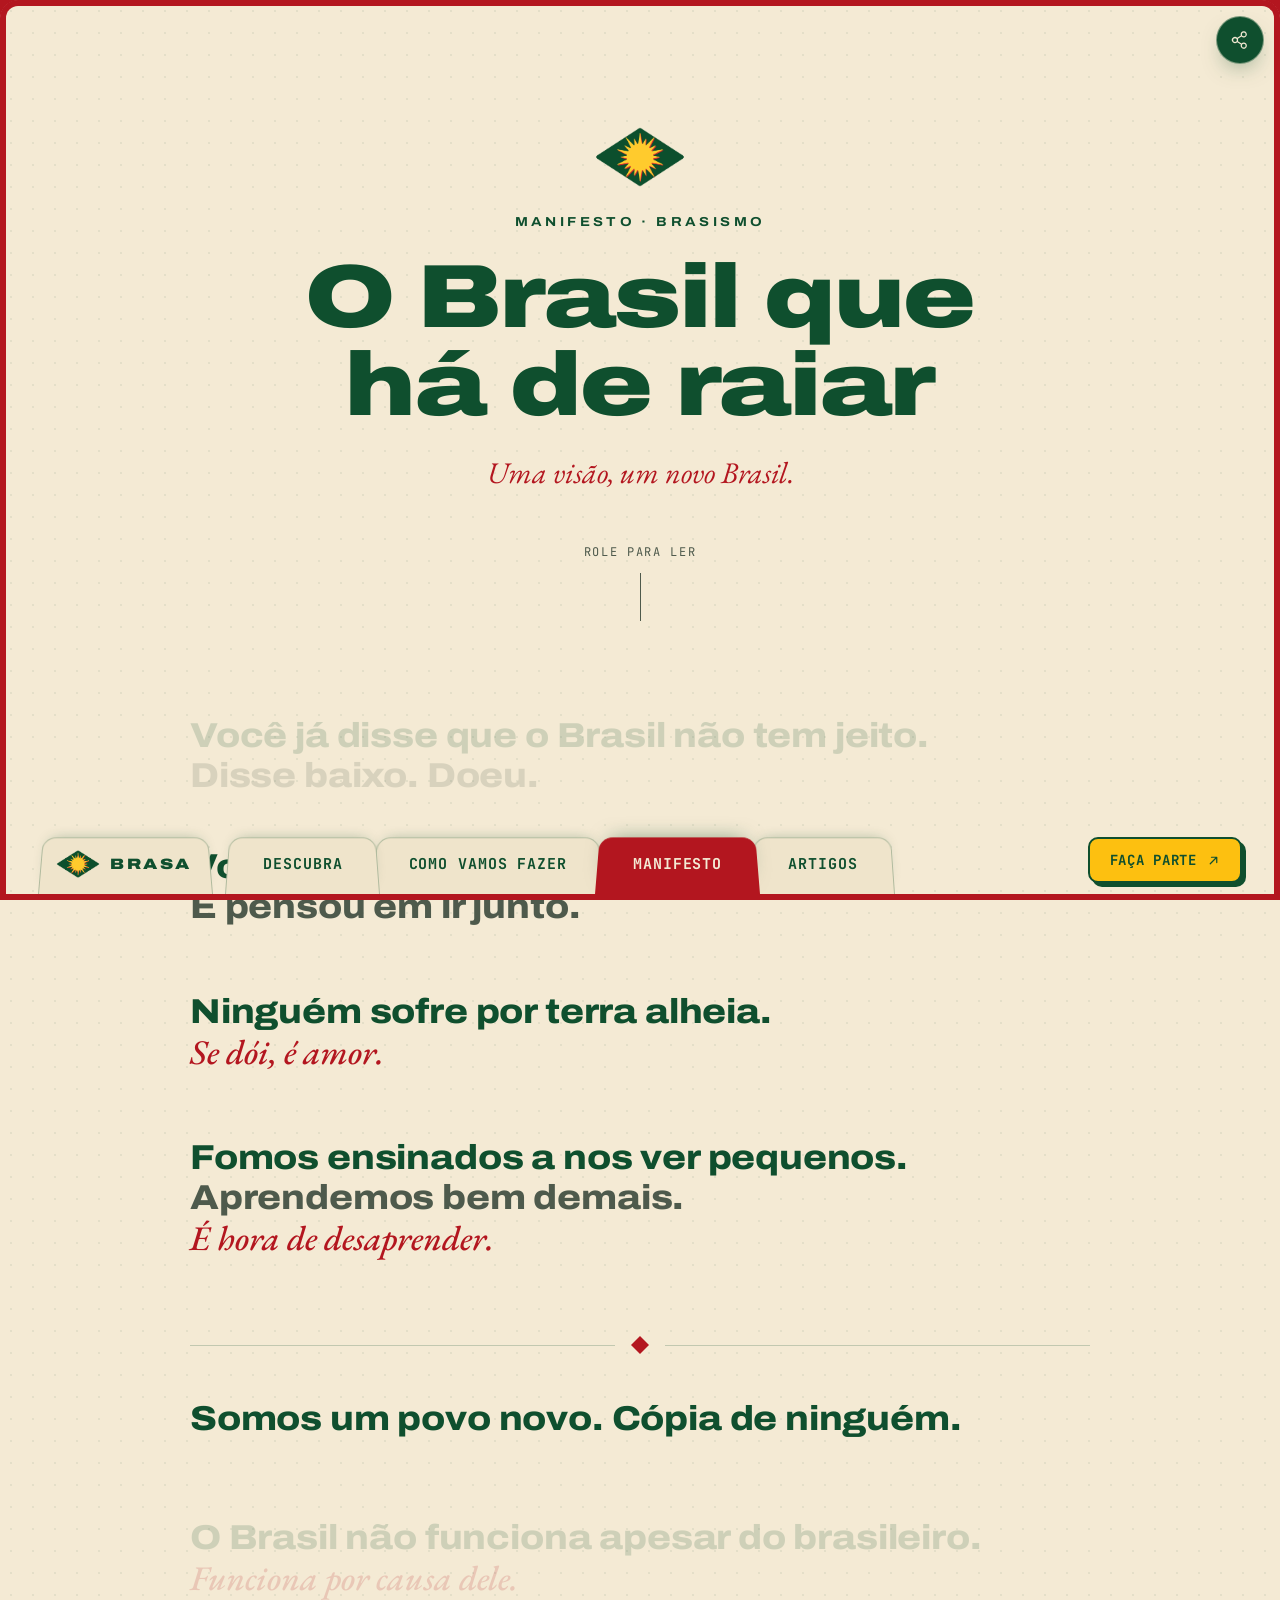
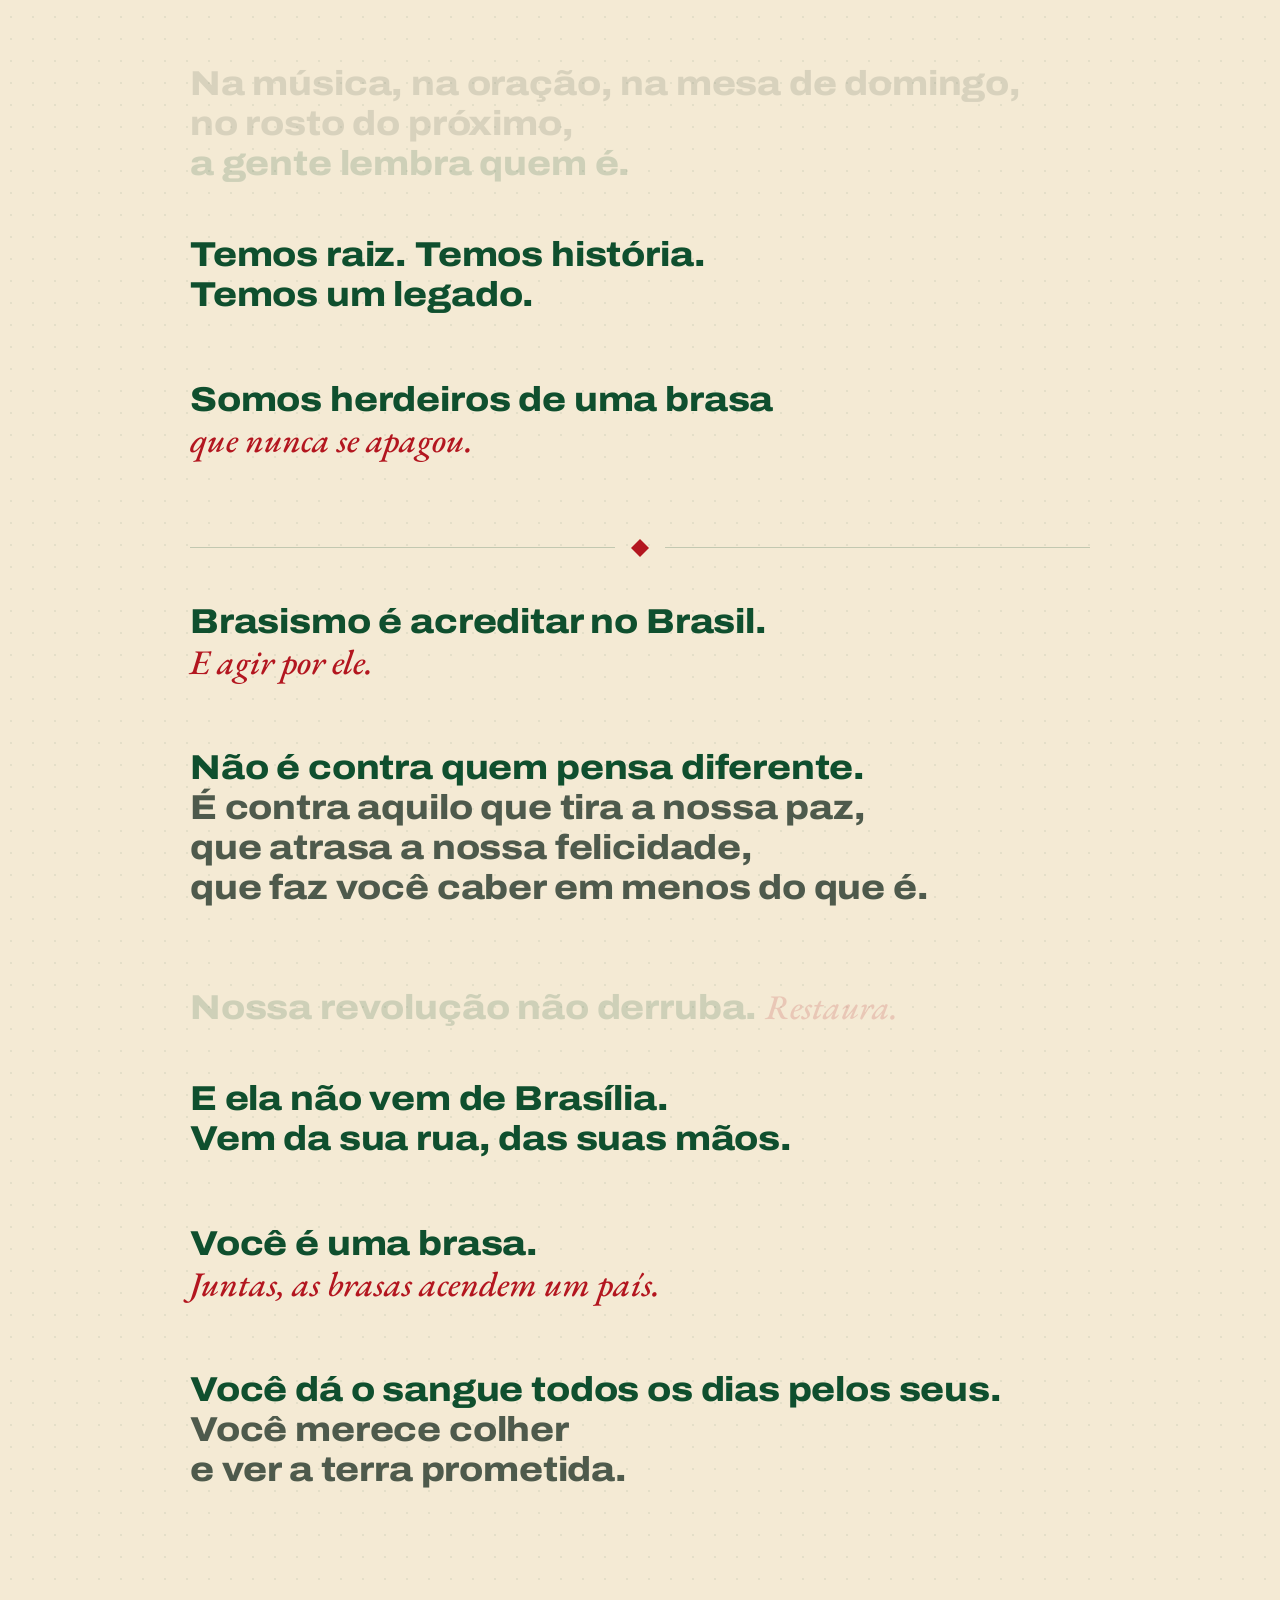
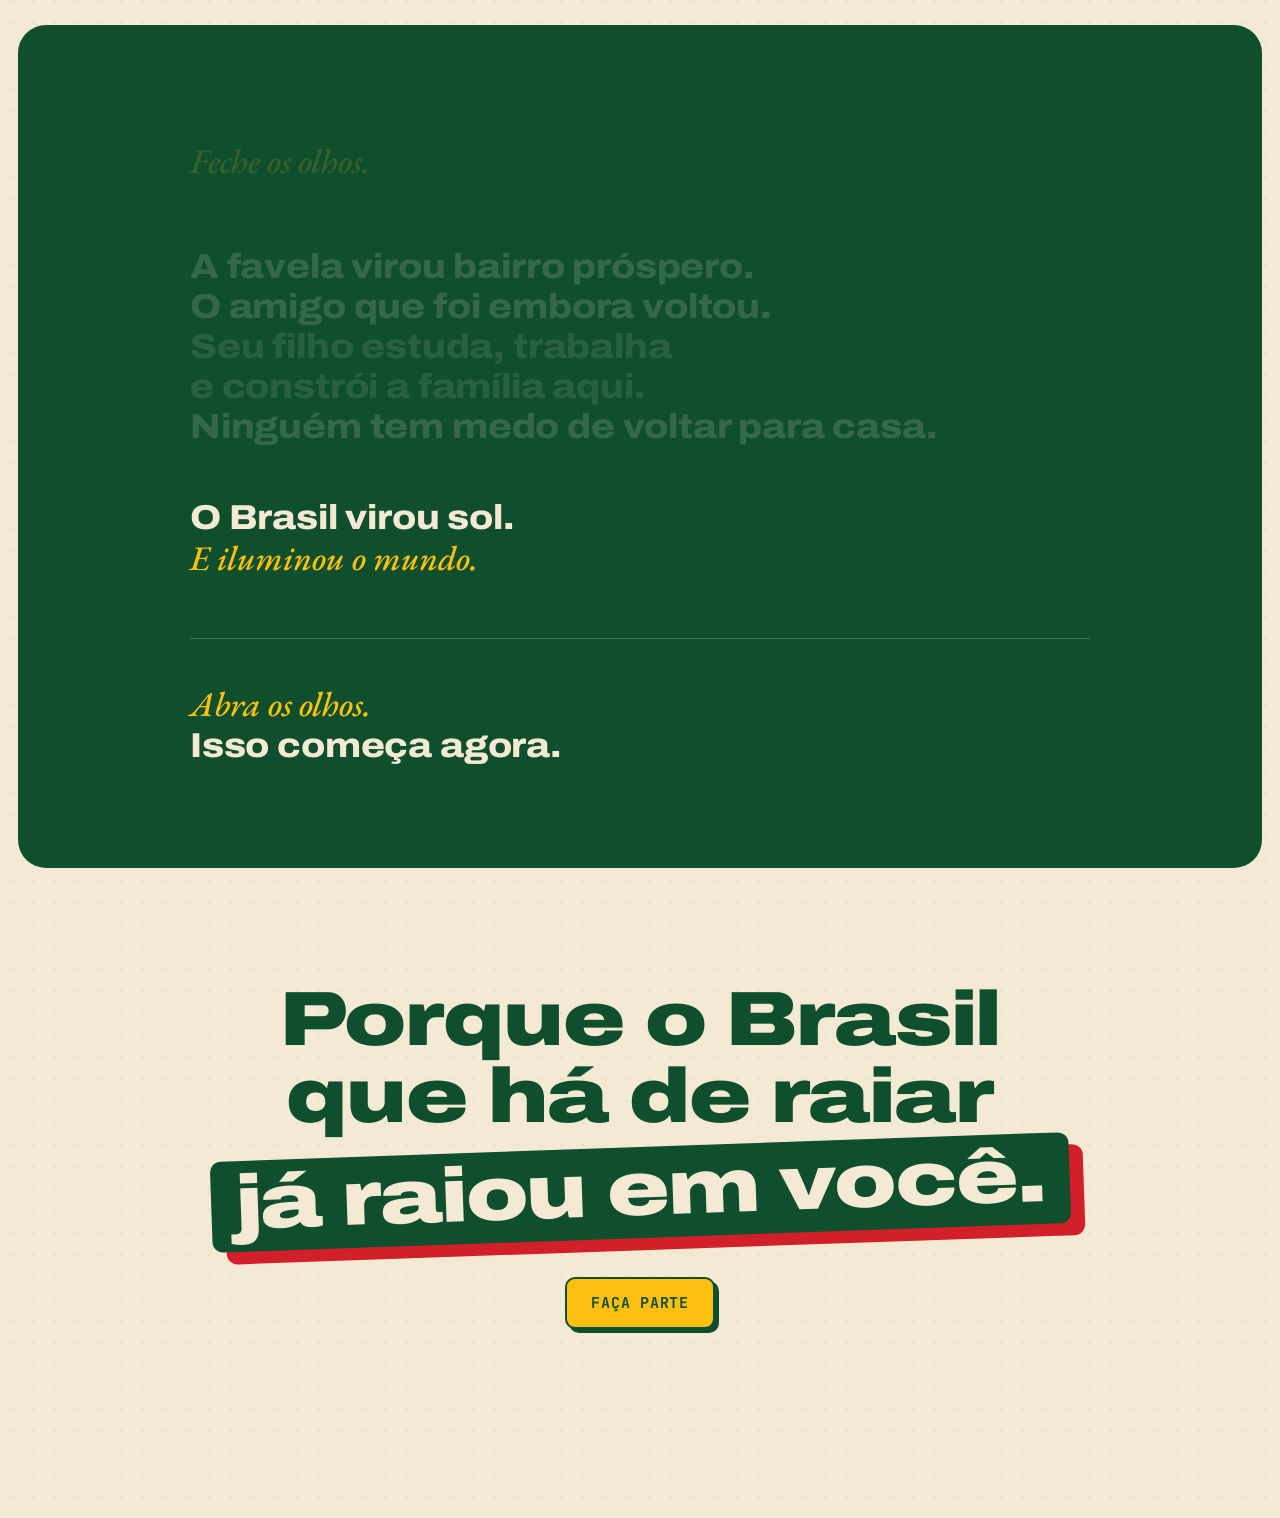
<file: manifesto.html>
<!doctype html>
<html lang="pt-BR" class="js">
<head>
<meta charset="utf-8" />
<meta name="viewport" content="width=device-width, initial-scale=1, viewport-fit=cover" />
<title>Manifesto — BRASA</title>
<meta name="description" content="Brasismo · O Brasil que há de raiar." />
<link rel="icon" href="assets/brasa-favicon.png" type="image/png" />
<link rel="preconnect" href="https://fonts.googleapis.com" />
<link rel="preconnect" href="https://fonts.gstatic.com" crossorigin />
<link href="https://fonts.googleapis.com/css2?family=Archivo:wdth,wght@112..125,700..900&family=DM+Sans:wght@400;500;700&family=EB+Garamond:ital,wght@0,500;1,400;1,500&family=JetBrains+Mono:wght@500;700&display=swap" rel="stylesheet" />
<link rel="stylesheet" href="assets/dock.css?v=space1" />
<link rel="stylesheet" href="assets/share.css?v=share3" />
<style>
  :root {
    --beige: #f4ead4;
    --paper: #fbf6ea;
    --green: #0f4f2e;
    --sun: #fdc010;
    --red: #b3161f;
    --muted: #4e5a4c;
    --font-display: "Archivo", system-ui, sans-serif;
    --font-body: "DM Sans", system-ui, sans-serif;
    --font-serif: "EB Garamond", Georgia, serif;
    --font-mono: "JetBrains Mono", ui-monospace, monospace;
    --ease: cubic-bezier(0.22, 1, 0.36, 1); /* easeOutQuint (pocket-design get_easing) */
  }
  * { box-sizing: border-box; margin: 0; padding: 0; }
  html { scroll-behavior: smooth; }
  body {
    background: var(--beige); color: var(--green);
    font-family: var(--font-body); line-height: 1.5; -webkit-font-smoothing: antialiased;
    background-image: radial-gradient(rgba(15, 79, 46, .07) 1px, transparent 1.4px);
    background-size: 22px 22px;
  }
  a { color: inherit; }
  :focus-visible { outline: 2px solid var(--red); outline-offset: 3px; border-radius: 6px; }

  /* ---------- cabeçalho ---------- */
  .intro {
    min-height: 78vh; min-height: 78dvh;
    display: flex; flex-direction: column; justify-content: center; align-items: center; text-align: center;
    padding: var(--space-section) var(--space-x) clamp(32px, 5vw, 56px);
  }
  .eyebrow { font-family: var(--font-display); font-stretch: 112%; font-weight: 700; font-size: 13px; letter-spacing: .26em; text-transform: uppercase; }
  .intro h1 {
    margin-top: 22px; max-width: 14ch;
    font-family: var(--font-display); font-stretch: 125%; font-weight: 900;
    font-size: clamp(40px, 7vw, 104px); line-height: .98; letter-spacing: -.015em; text-wrap: balance;
  }
  .intro .sub { margin-top: 20px; font-family: var(--font-serif); font-style: italic; font-size: clamp(22px, 2.4vw, 30px); color: var(--red); }
  .scroll-hint { margin-top: 48px; font-family: var(--font-mono); font-size: 12px; letter-spacing: .14em; text-transform: uppercase; color: var(--muted); }
  .scroll-hint::after { content: ""; display: block; width: 1px; height: 48px; margin: 12px auto 0; background: currentColor; transform-origin: top; animation: hint 2.4s var(--ease) infinite; }
  @keyframes hint { 0% { transform: scaleY(0); } 50% { transform: scaleY(1); transform-origin: top; } 51% { transform-origin: bottom; } 100% { transform: scaleY(0); transform-origin: bottom; } }
  .intro .mark { width: 92px; height: auto; margin-bottom: 26px; }

  /* ---------- versos ---------- */
  .verses { max-width: 900px; margin: 0 auto; padding: 0 var(--space-x); box-sizing: content-box; }
  .stanza {
    padding: clamp(20px, 3.6vh, 36px) 0;
    font-family: var(--font-display); font-stretch: 112%; font-weight: 800;
    font-size: clamp(21px, 2.7vw, 38px); line-height: 1.16; letter-spacing: -.005em;
  }
  .stanza em { font-family: var(--font-serif); font-style: italic; font-weight: 500; font-stretch: normal; color: var(--red); letter-spacing: 0; }
  .stanza .soft { color: var(--muted); }
  /* leitura: cada estrofe acende quando chega ao meio da tela, linha por linha */
  .js .stanza .line { display: block; opacity: .16; transform: translateY(14px); transition: opacity .9s var(--ease), transform .9s var(--ease); transition-delay: calc(var(--i, 0) * 90ms); }
  .stanza .line { display: block; text-wrap: balance; }   /* quando uma linha precisa quebrar, quebra em partes iguais */
  .js .stanza.is-read .line { opacity: 1; transform: none; }

  /* ---------- o sonho: painel verde ---------- */
  .dream {
    position: relative; overflow: hidden; margin: var(--space-section) var(--space-panel) 0; border-radius: 28px;
    background: var(--green); color: var(--beige);
    padding: var(--space-section) 0;
  }
  .dream .verses { position: relative; z-index: 1; }
  .dream .stanza em { color: var(--sun); }
  .dream .stanza .soft { color: rgba(244, 234, 212, .7); }
  .dream .stanza:last-child { padding-bottom: 0; }
  /* "Abra os olhos" fecha o painel verde, separado do sonho por um fio */
  .dream .stanza.wake { margin-top: clamp(16px, 3vh, 32px); padding-top: clamp(28px, 5vh, 48px); border-top: 1px solid rgba(244, 234, 212, .22); }

  /* ---------- final ---------- */
  .finale { text-align: center; padding: var(--space-section) var(--space-x); }
  /* divisória entre as partes do manifesto: um sol pequeno entre dois fios */
  .part-break { display: flex; align-items: center; gap: 16px; max-width: 900px; margin: clamp(28px, 5vh, 48px) auto; padding: 0 var(--space-x); box-sizing: content-box; color: var(--red); }
  .part-break::before, .part-break::after { content: ""; flex: 1; height: 1px; background: rgba(15, 79, 46, .22); }
  .part-break svg { width: 18px; height: 18px; flex: none; }
  .verses > .stanza:first-child { padding-top: 0; }
  .finale .big {
    margin: 12px auto 0; max-width: 16ch;
    font-family: var(--font-display); font-stretch: 125%; font-weight: 900;
    font-size: clamp(36px, 6vw, 88px); line-height: 1; letter-spacing: -.015em; text-wrap: balance;
  }
  .finale .big span { display: inline-block; padding: .06em .32em .12em; margin-top: .14em; background: var(--green); color: var(--beige); border-radius: .14em; box-shadow: .18em .16em 0 #d2202a; transform: rotate(-2deg); }
  .finale .cta {
    display: inline-flex; align-items: center; gap: 10px; margin-top: 40px;
    min-height: 52px; padding: 0 24px; border-radius: 10px;
    background: var(--sun); color: var(--green); text-decoration: none;
    border: 2px solid var(--green); box-shadow: 4px 4px 0 var(--green);
    font-family: var(--font-mono); font-weight: 700; font-size: 15px; letter-spacing: .05em; text-transform: uppercase;
    transition: transform .2s var(--ease), box-shadow .2s var(--ease);
  }
  .finale .cta:hover { transform: translate(-2px, -2px); box-shadow: 6px 6px 0 var(--green); }

  @media (max-width: 560px) {
    .stanza { font-size: 18px; line-height: 1.25; }
    .verses { padding: 0 18px; }
  }
  @media (prefers-reduced-motion: reduce) {
    html { scroll-behavior: auto; }
    .scroll-hint::after { animation: none; }
    .js .stanza .line { opacity: 1; transform: none; transition: none; }
  }
</style>
</head>
<body class="has-dock is-manifesto">
  <svg width="0" height="0" style="position:absolute" aria-hidden="true">
    <defs>
      <path id="sun" d="M0.0 -100.0 L4.4 -55.8 L13.1 -54.5 L24.1 -74.2 L21.4 -51.7 L29.3 -47.7 L58.8 -80.9 L36.4 -42.6 L42.6 -36.4 L63.1 -45.8 L47.7 -29.3 L51.7 -21.4 L95.1 -30.9 L54.5 -13.1 L55.8 -4.4 L78.0 -0.0 L55.8 4.4 L54.5 13.1 L95.1 30.9 L51.7 21.4 L47.7 29.3 L63.1 45.8 L42.6 36.4 L36.4 42.6 L58.8 80.9 L29.3 47.7 L21.4 51.7 L24.1 74.2 L13.1 54.5 L4.4 55.8 L0.0 100.0 L-4.4 55.8 L-13.1 54.5 L-24.1 74.2 L-21.4 51.7 L-29.3 47.7 L-58.8 80.9 L-36.4 42.6 L-42.6 36.4 L-63.1 45.8 L-47.7 29.3 L-51.7 21.4 L-95.1 30.9 L-54.5 13.1 L-55.8 4.4 L-78.0 0.0 L-55.8 -4.4 L-54.5 -13.1 L-95.1 -30.9 L-51.7 -21.4 L-47.7 -29.3 L-63.1 -45.8 L-42.6 -36.4 L-36.4 -42.6 L-58.8 -80.9 L-29.3 -47.7 L-21.4 -51.7 L-24.1 -74.2 L-13.1 -54.5 L-4.4 -55.8Z"/>
    </defs>
  </svg>

  <main>
    <header class="intro">
      <img class="mark" src="assets/brasa-logo.webp" width="2000" height="1292" alt="" />
      <p class="eyebrow">Manifesto · Brasismo</p>
      <h1>O Brasil que há de raiar</h1>
      <p class="sub">Uma visão, um novo Brasil.</p>
      <p class="scroll-hint">Role para ler</p>
    </header>

    <article aria-label="Manifesto do Brasismo">
      <div class="verses">
        <p class="stanza"><span class="line">Você já disse que o Brasil não tem jeito.</span><span class="line soft">Disse baixo. Doeu.</span></p>
        <p class="stanza"><span class="line">Você já viu um amigo ir embora.</span><span class="line soft">E pensou em ir junto.</span></p>
        <p class="stanza"><span class="line">Ninguém sofre por terra alheia.</span><span class="line"><em>Se dói, é amor.</em></span></p>
        <p class="stanza"><span class="line">Fomos ensinados a nos ver pequenos.</span><span class="line soft">Aprendemos bem demais.</span><span class="line"><em>É hora de desaprender.</em></span></p>
      </div>
      <div class="part-break" aria-hidden="true"><svg viewBox="0 0 20 20"><path fill="currentColor" d="M10 0 20 10 10 20 0 10z"/></svg></div>
      <div class="verses">
        <p class="stanza"><span class="line">Somos um povo novo. Cópia de ninguém.</span></p>
        <p class="stanza"><span class="line">O Brasil não funciona apesar do brasileiro.</span><span class="line"><em>Funciona por causa dele.</em></span></p>
        <p class="stanza"><span class="line soft">Na música, na oração, na mesa de domingo,</span><span class="line soft">no rosto do próximo,</span><span class="line">a gente lembra quem é.</span></p>
        <p class="stanza"><span class="line">Temos raiz. Temos história.</span><span class="line">Temos um legado.</span></p>
        <p class="stanza"><span class="line">Somos herdeiros de uma brasa</span><span class="line"><em>que nunca se apagou.</em></span></p>
      </div>
      <div class="part-break" aria-hidden="true"><svg viewBox="0 0 20 20"><path fill="currentColor" d="M10 0 20 10 10 20 0 10z"/></svg></div>
      <div class="verses">
        <p class="stanza"><span class="line">Brasismo é acreditar no Brasil.</span><span class="line"><em>E agir por ele.</em></span></p>
        <p class="stanza"><span class="line">Não é contra quem pensa diferente.</span><span class="line soft">É contra aquilo que tira a nossa paz,</span><span class="line soft">que atrasa a nossa felicidade,</span><span class="line soft">que faz você caber em menos do que é.</span></p>
        <p class="stanza"><span class="line">Nossa revolução não derruba. <em>Restaura.</em></span></p>
        <p class="stanza"><span class="line">E ela não vem de Brasília.</span><span class="line">Vem da sua rua, das suas mãos.</span></p>
        <p class="stanza"><span class="line">Você é uma brasa.</span><span class="line"><em>Juntas, as brasas acendem um país.</em></span></p>
        <p class="stanza"><span class="line">Você dá o sangue todos os dias pelos seus.</span><span class="line soft">Você merece colher</span><span class="line soft">e ver a terra prometida.</span></p>
      </div>

      <section class="dream" aria-label="Feche os olhos">
        <div class="verses">
          <p class="stanza"><span class="line"><em>Feche os olhos.</em></span></p>
          <p class="stanza"><span class="line">A favela virou bairro próspero.</span><span class="line">O amigo que foi embora voltou.</span><span class="line soft">Seu filho estuda, trabalha</span><span class="line soft">e constrói a família aqui.</span><span class="line">Ninguém tem medo de voltar para casa.</span></p>
          <p class="stanza"><span class="line">O Brasil virou sol.</span><span class="line"><em>E iluminou o mundo.</em></span></p>
          <p class="stanza wake"><span class="line"><em>Abra os olhos.</em></span><span class="line">Isso começa agora.</span></p>
        </div>
      </section>

      <div class="finale">
        <p class="big">Porque o Brasil que há de raiar <span>já raiou em você.</span></p>
        <a class="cta" href="faca-parte.html">Faça parte</a>
      </div>
    </article>
  </main>

  <div class="dock">
    <div class="dock-bar">
      <a class="dock-tab dock-logo" href="index.html" aria-label="BRASA, início">
        <img class="logo-img" src="assets/brasa-logo.webp" width="2000" height="1292" alt="" />
        <span>BRASA</span>
      </a>
      <nav class="dock-nav" aria-label="Principal">
        <a class="dock-tab" href="descubra.html">Descubra</a>
        <a class="dock-tab" href="como-funciona.html">Como vamos fazer</a>
        <a class="dock-tab dock-manifesto" href="manifesto.html" aria-current="page">Manifesto</a>
        <a class="dock-tab" href="artigos.html">Artigos</a>
      </nav>
      <a class="dock-join" href="faca-parte.html">Faça parte</a>
    </div>
  </div>

<script>
(() => {
  const reduce = window.matchMedia('(prefers-reduced-motion: reduce)').matches;

  // numera as linhas de cada estrofe (para entrarem uma depois da outra)
  document.querySelectorAll('.stanza').forEach(st => st.querySelectorAll('.line').forEach((l, i) => l.style.setProperty('--i', i)));

  // leitura: a estrofe acende quando passa pelo meio da tela (e continua acesa)
  const stanzas = document.querySelectorAll('.stanza');
  if (reduce || !('IntersectionObserver' in window)) stanzas.forEach(s => s.classList.add('is-read'));
  else {
    const io = new IntersectionObserver(es => es.forEach(e => { if (e.isIntersecting) { e.target.classList.add('is-read'); io.unobserve(e.target); } }),
      { rootMargin: '0px 0px -30% 0px', threshold: 0.4 });
    stanzas.forEach(s => io.observe(s));
  }

})();
</script>
<script src="assets/dock.js?v=share1" defer></script>
<script src="assets/share.js?v=share2"></script>
</body>
</html>
</file>
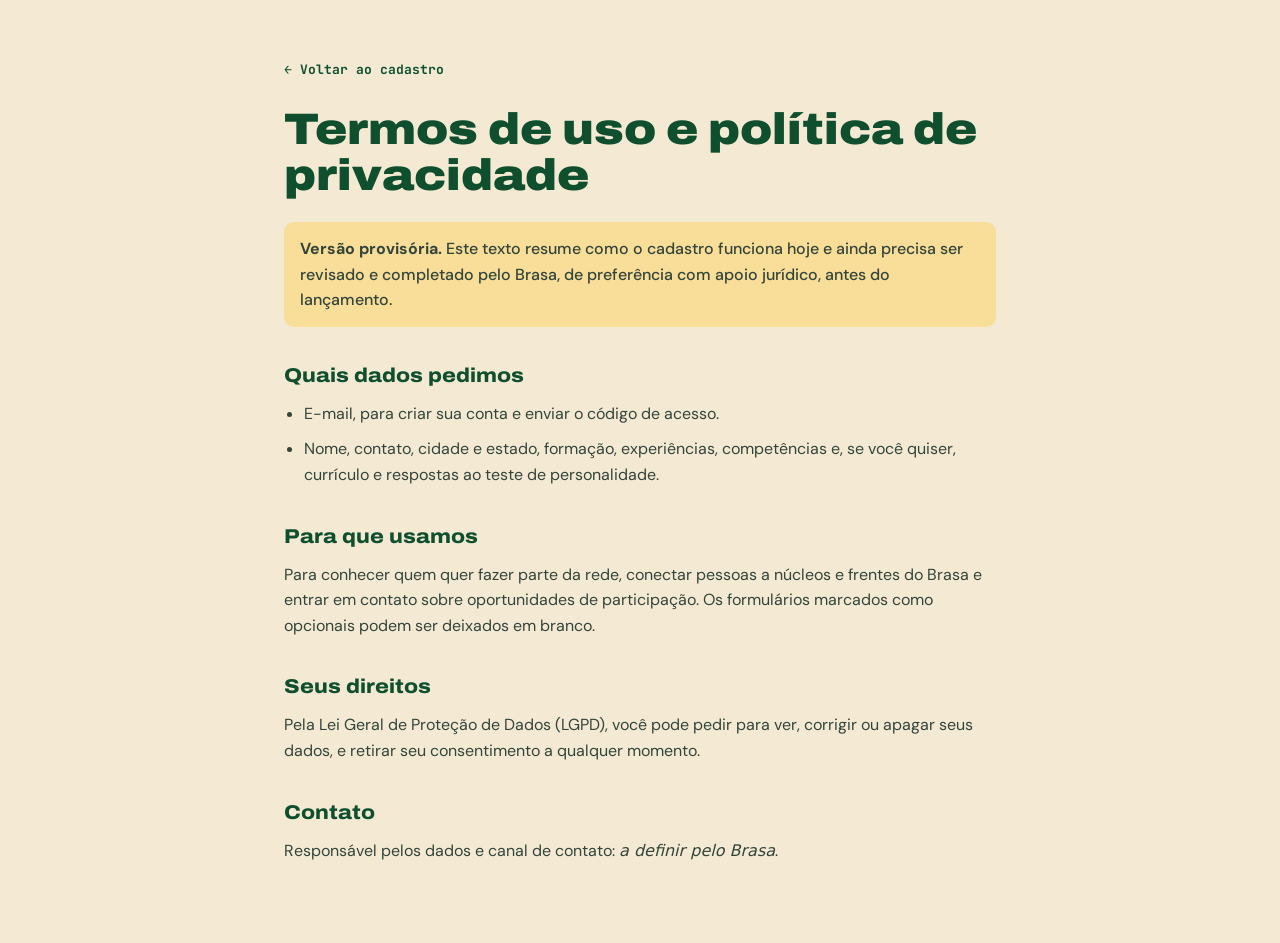
<file: termos.html>
<!doctype html>
<html lang="pt-BR">
<head>
<meta charset="utf-8" />
<meta name="viewport" content="width=device-width, initial-scale=1, viewport-fit=cover" />
<title>Termos de uso e privacidade — BRASA</title>
<meta name="robots" content="noindex" />
<link rel="icon" href="assets/brasa-favicon.png" type="image/png" />
<link rel="preconnect" href="https://fonts.googleapis.com" />
<link rel="preconnect" href="https://fonts.gstatic.com" crossorigin />
<link href="https://fonts.googleapis.com/css2?family=Archivo:wdth,wght@112..125,800..900&family=DM+Sans:wght@400;500;700&family=JetBrains+Mono:wght@700&display=swap" rel="stylesheet" />
<style>
  * { box-sizing: border-box; margin: 0; padding: 0; }
  body { background: #f4ead4; color: #0f4f2e; font-family: "DM Sans", system-ui, sans-serif; line-height: 1.6; -webkit-font-smoothing: antialiased; }
  main { max-width: 760px; margin: 0 auto; padding: 56px 24px 80px; }
  a { color: inherit; font-weight: 700; }
  .back { font-family: "JetBrains Mono", monospace; font-size: 13px; text-decoration: none; }
  .draft { margin-top: 24px; padding: 14px 16px; border-radius: 10px; background: rgba(253, 192, 16, .3); font-weight: 500; }
  h1 { margin-top: 24px; font-family: "Archivo", system-ui, sans-serif; font-stretch: 112%; font-weight: 900; font-size: clamp(30px, 4vw, 44px); line-height: 1.05; }
  h2 { margin-top: 32px; font-family: "Archivo", system-ui, sans-serif; font-stretch: 112%; font-weight: 800; font-size: 20px; }
  p, li { margin-top: 10px; color: #33443a; }
  ul { padding-left: 20px; }
</style>
</head>
<body>
  <main>
    <a class="back" href="faca-parte.html">← Voltar ao cadastro</a>
    <h1>Termos de uso e política de privacidade</h1>
    <p class="draft"><strong>Versão provisória.</strong> Este texto resume como o cadastro funciona hoje e ainda precisa ser revisado e completado pelo Brasa, de preferência com apoio jurídico, antes do lançamento.</p>

    <h2>Quais dados pedimos</h2>
    <ul>
      <li>E-mail, para criar sua conta e enviar o código de acesso.</li>
      <li>Nome, contato, cidade e estado, formação, experiências, competências e, se você quiser, currículo e respostas ao teste de personalidade.</li>
    </ul>

    <h2>Para que usamos</h2>
    <p>Para conhecer quem quer fazer parte da rede, conectar pessoas a núcleos e frentes do Brasa e entrar em contato sobre oportunidades de participação. Os formulários marcados como opcionais podem ser deixados em branco.</p>

    <h2>Seus direitos</h2>
    <p>Pela Lei Geral de Proteção de Dados (LGPD), você pode pedir para ver, corrigir ou apagar seus dados, e retirar seu consentimento a qualquer momento.</p>

    <h2>Contato</h2>
    <p>Responsável pelos dados e canal de contato: <em>a definir pelo Brasa</em>.</p>
  </main>
</body>
</html>
</file>
<file: assets/dock.css>
/* ==========================================================
   BRASA · navegação em abas de pasta (compartilhada)

   A página inteira é a pasta: uma moldura verde contorna a tela
   e se fecha na faixa do rodapé, de onde saem as abas. A aba
   ativa é verde, da mesma cor da moldura, então ela "segura" a
   folha que está aberta. A aba ativa fica branca; a do Manifesto fica vermelha quando ativa.

   - Marque a página/seção atual com aria-current="page".
   - assets/dock.js troca a aba no clique e conforme a rolagem.
   ========================================================== */
:root {
  /* espaçamento padrão do site: use estes valores nas seções de todas as páginas */
  --space-x: clamp(20px, 5vw, 64px);          /* respiro lateral */
  --space-section: clamp(64px, 8vw, 112px);   /* entre seções */
  --space-head: clamp(24px, 3vw, 40px);       /* entre o título da seção e o conteúdo */
  --space-panel: clamp(8px, 1.4vw, 20px);     /* margem dos painéis com cantos arredondados */
  --content-max: 1120px;                      /* largura máxima do conteúdo */
  --dock-green: #0f4f2e;
  --dock-active: #0f4f2e;   /* cor da pasta aberta (moldura, faixa e aba ativa) */
  --dock-paper: #fbf6ea;
  --dock-paper-2: #efe4cb;
  --dock-sun: #fdc010;
  --dock-red: #d2202a;
  --dock-line: rgba(15, 79, 46, .28);
  --dock-mono: "JetBrains Mono", ui-monospace, "Courier New", monospace;
  --dock-ease: cubic-bezier(0.22, 1, 0.36, 1); /* easeOutQuint (pocket-design get_easing) */
  --dock-frame: 6px;
  --dock-soft: cubic-bezier(0.37, 0, 0.63, 1); /* easeInOutSine: troca de aba quase imperceptível */
}

/* ---------- moldura da pasta (só na página do Manifesto) ---------- */
.has-dock.is-manifesto::before {
  content: ""; position: fixed; inset: 0; z-index: 29; pointer-events: none;
  border: var(--dock-frame) solid var(--dock-active); border-bottom: 0;
  border-radius: 18px 18px 0 0;
}
/* preenche os cantos de fora da curva, para a moldura parecer recortada */
.has-dock.is-manifesto::after {
  content: ""; position: fixed; inset: 0; z-index: 28; pointer-events: none;
  background:
    radial-gradient(circle at 100% 100%, transparent 17px, var(--dock-active) 18px) 0 0 / 18px 18px no-repeat,
    radial-gradient(circle at 0 100%, transparent 17px, var(--dock-active) 18px) 100% 0 / 18px 18px no-repeat;
}
.has-dock .corner { display: none; }
/* reserva espaço para as abas não cobrirem o fim da página */
.has-dock main { padding-bottom: calc(86px + env(safe-area-inset-bottom)); }

/* ---------- rodapé ---------- */
.dock {
  position: fixed; z-index: 30; left: 0; right: 0; bottom: 0;
  padding-bottom: env(safe-area-inset-bottom);
  pointer-events: none;                 /* só abas e botão recebem clique */
  font-family: var(--dock-mono);
  animation: dock-in .9s var(--dock-ease) .4s both; /* a barra sobe ao abrir a página */
}
@keyframes dock-in { from { transform: translateY(100%); } to { transform: none; } }
/* faixa de baixo (continua a moldura) — só no Manifesto */
.is-manifesto .dock::after {
  content: ""; position: absolute; left: 0; right: 0; bottom: 0; z-index: 4;
  height: calc(var(--dock-frame) + env(safe-area-inset-bottom));
  background: var(--dock-active);
  transition: background-color .6s var(--dock-soft);
}
.dock a { text-decoration: none; }

.dock-bar { display: flex; align-items: flex-end; gap: 16px; padding: 0 clamp(14px, 3vw, 40px); }
.dock-nav { display: flex; align-items: flex-end; flex: 1; padding-left: 6px; }

/* ---------- a aba ---------- */
.dock-tab {
  --tab-bg: var(--dock-paper-2);
  --tab-fg: var(--dock-green);
  position: relative; isolation: isolate;
  display: inline-flex; align-items: center; justify-content: center; gap: 10px;
  color: var(--tab-fg);
  font-family: var(--dock-mono); font-weight: 700; letter-spacing: .06em; text-transform: uppercase; white-space: nowrap;
}
/* forma de aba de pasta: topo arredondado e laterais levemente inclinadas */
.dock-tab::before {
  content: ""; position: absolute; inset: 0; z-index: -1;
  background: var(--tab-bg);
  border: 1px solid var(--dock-line); border-bottom: 0;
  border-radius: 14px 14px 0 0;
  transform: perspective(28px) rotateX(1.6deg); transform-origin: bottom;
  transition: background-color .6s var(--dock-soft), border-color .6s var(--dock-soft);
}
.dock-tab {
  pointer-events: auto;
  height: 60px; padding: 0 38px; margin-left: -10px;
  font-size: 15px;
  transition: color .6s var(--dock-soft);
}
.dock-tab::before { box-shadow: 0 -6px 16px -10px rgba(15, 79, 46, .45); }

.dock-tab:hover::before { background: var(--dock-paper); }
.dock-tab:focus-visible { outline: none; }
.dock-tab:focus-visible::before { box-shadow: 0 0 0 2px var(--dock-red); }

/* aba ativa: fica branca e à frente das outras (sem animação de levantar) */
.dock-tab[aria-current="page"] { --tab-bg: #ffffff; z-index: 3; }
.dock-tab[aria-current="page"]::before { background: #ffffff; box-shadow: 0 -10px 22px -12px rgba(15, 79, 46, .5); }

/* Manifesto: bege como as outras; fica vermelho só quando está ativo (clicado / aberto).
   Na página dele a moldura também fica vermelha. */
.is-manifesto { --dock-active: #b3161f; }
.dock-tab.dock-manifesto[aria-current="page"] { --tab-fg: #f4ead4; }
.dock-tab.dock-manifesto[aria-current="page"]::before { background: #b3161f; border-color: #b3161f; }

/* marca (primeira aba) */
.dock-logo { margin-left: 0; padding: 0 22px 0 18px; z-index: 1; }
.dock-logo img { width: 44px; height: auto; flex: none; display: block; }
.dock-logo span { font-family: "Archivo", system-ui, sans-serif; font-stretch: 125%; font-weight: 900; font-size: 15px; letter-spacing: .16em; }

/* empilhamento: cada aba um pouco à frente da seguinte, como divisórias */
.dock-nav .dock-tab:nth-child(1) { z-index: 2; }
.dock-nav .dock-tab:nth-child(2) { z-index: 1; }
.dock-nav .dock-tab:nth-child(3) { z-index: 0; }
.dock-nav .dock-tab:nth-child(4) { z-index: -1; }
.dock-nav .dock-tab[aria-current="page"] { z-index: 3; }

/* ---------- Faça parte: botão de ação, separado das abas ---------- */
.dock-join {
  pointer-events: auto; align-self: center; margin-bottom: 8px;
  display: inline-flex; align-items: center; gap: 10px;
  min-height: 46px; padding: 0 20px; border-radius: 10px;
  background: var(--dock-sun); color: var(--dock-green);
  border: 2px solid var(--dock-green); box-shadow: 4px 4px 0 var(--dock-green);
  font-family: var(--dock-mono); font-size: 14px; font-weight: 700; letter-spacing: .05em; text-transform: uppercase; white-space: nowrap;
  transition: transform .2s var(--dock-ease), box-shadow .2s var(--dock-ease);
}
.dock-join:hover { transform: translate(-2px, -2px); box-shadow: 6px 6px 0 var(--dock-green); }
.dock-join:active { transform: translate(2px, 2px); box-shadow: 1px 1px 0 var(--dock-green); }
.dock-join:focus-visible { outline: 2px solid var(--dock-red); outline-offset: 3px; }
/* seta Phosphor arrow-up-right-bold (pocket-design get_icon), na cor do texto */
.dock-join::after {
  content: ""; width: 13px; height: 13px; flex: none; background: currentColor;
  -webkit-mask: url("data:image/svg+xml,%3Csvg xmlns='http://www.w3.org/2000/svg' viewBox='0 0 256 256'%3E%3Cpath d='M204 64v104a12 12 0 0 1-24 0V93L72.49 200.49a12 12 0 0 1-17-17L163 76H88a12 12 0 0 1 0-24h104a12 12 0 0 1 12 12'/%3E%3C/svg%3E") center / contain no-repeat;
          mask: url("data:image/svg+xml,%3Csvg xmlns='http://www.w3.org/2000/svg' viewBox='0 0 256 256'%3E%3Cpath d='M204 64v104a12 12 0 0 1-24 0V93L72.49 200.49a12 12 0 0 1-17-17L163 76H88a12 12 0 0 1 0-24h104a12 12 0 0 1 12 12'/%3E%3C/svg%3E") center / contain no-repeat;
  transition: transform .2s var(--dock-ease);
}
.dock-join:hover::after { transform: translate(2px, -2px); }

/* âncoras das seções não ficam coladas no topo */
.sheet { scroll-margin-top: 24px; }

@media (max-width: 900px) {
  .dock-logo span { display: none; }
  .dock-tab { padding: 0 18px; font-size: 13px; }
  .dock-join { padding: 0 14px; font-size: 12px; }
}

/* celular: as três abas dividem a largura; Faça parte flutua acima, à direita */
@media (max-width: 600px) {
  :root { --dock-frame: 4px; }
  .has-dock.is-manifesto::before { border-radius: 12px 12px 0 0; }
  .has-dock.is-manifesto::after { display: none; }
  .dock-bar { padding: 0 4px; }
  .dock-bar .dock-logo { flex: 0 0 50px; padding: 0 6px; margin-left: 0; }
  .dock-logo img { width: 34px; }
  .dock-logo span { display: none; }
  .dock-nav { padding-left: 0; min-width: 0; }
  .dock-nav .dock-tab { flex: 1 1 0; min-width: 0; }
  .dock-tab { height: 52px; padding: 0 3px; margin-left: -5px; font-size: 9.5px; overflow-wrap: anywhere; hyphens: auto; letter-spacing: .03em; white-space: normal; text-align: center; line-height: 1.15; }
  .dock-join { position: absolute; right: 14px; bottom: calc(72px + env(safe-area-inset-bottom)); margin: 0; min-height: 42px; box-shadow: 3px 3px 0 var(--dock-green); }
  .has-dock main { padding-bottom: calc(128px + env(safe-area-inset-bottom)); }
}

@media (prefers-reduced-motion: reduce) {
  .dock { animation: none; }
  .dock-tab, .dock-tab::before, .dock-join, .dock-join::after { transition: none; }
}

/* no Manifesto, as abas se apoiam na faixa vermelha */
.is-manifesto .dock { padding-bottom: calc(var(--dock-frame) + env(safe-area-inset-bottom)); }
</file>
<file: assets/share.css>
/* BRASA · botão de compartilhar e quadro com as redes (canto superior direito) */
.share-root {
  --sh-green: #0f4f2e; --sh-paper: #fffdf8; --sh-beige: #f4ead4; --sh-sun: #fdc010; --sh-red: #b3161f;
  --sh-ease: cubic-bezier(0.22, 1, 0.36, 1);
  position: fixed; z-index: 40; top: calc(16px + env(safe-area-inset-top)); right: 16px;
  font-family: "DM Sans", system-ui, sans-serif; color: var(--sh-green);
}
.share-btn {
  display: grid; place-items: center; width: 48px; height: 48px; border-radius: 50%; cursor: pointer;
  background: var(--sh-green); color: var(--sh-beige); border: 1.5px solid rgba(244, 234, 212, .45);
  box-shadow: 0 10px 24px -12px rgba(15, 79, 46, .75);
  transition: transform .2s var(--sh-ease), background-color .2s var(--sh-ease), border-color .2s;
}
.share-btn:hover { transform: translateY(-1px); background: #1d6a43; border-color: #1d6a43; }
.share-btn[aria-expanded="true"] { background: var(--sh-sun); color: var(--sh-green); border-color: var(--sh-green); }
.share-btn:focus-visible, .share-panel :focus-visible { outline: 2px solid var(--sh-red); outline-offset: 2px; }

.share-panel {
  position: absolute; right: 0; top: 60px; width: min(320px, calc(100vw - 32px));
  padding: 18px; border-radius: 18px; background: var(--sh-paper); border: 1px solid rgba(15, 79, 46, .16);
  box-shadow: 0 30px 60px -24px rgba(15, 79, 46, .55);
  opacity: 0; transform: translateY(-6px) scale(.98); transform-origin: top right;
  transition: opacity .18s var(--sh-ease), transform .22s var(--sh-ease);
}
.share-panel.is-open { opacity: 1; transform: none; }
.share-head { display: flex; align-items: center; justify-content: space-between; }
.share-head p { font-family: "Archivo", system-ui, sans-serif; font-stretch: 112%; font-weight: 800; font-size: 18px; }
.share-close { display: grid; place-items: center; width: 36px; height: 36px; border: 0; border-radius: 50%; background: transparent; color: inherit; cursor: pointer; }
.share-close:hover { background: rgba(15, 79, 46, .08); }
.share-nets { display: grid; gap: 8px; margin-top: 12px; }
.share-net {
  display: flex; align-items: center; gap: 12px; min-height: 52px; padding: 0 14px; border-radius: 12px; text-decoration: none; color: var(--sh-green);
  background: var(--sh-beige); border: 1.5px solid transparent; font-weight: 700;
  transition: border-color .2s var(--sh-ease), transform .2s var(--sh-ease), background-color .2s;
}
a.share-net:hover { border-color: var(--sh-green); transform: translateX(2px); }
.share-net span { display: flex; flex-direction: column; line-height: 1.15; }
.share-net small { font-weight: 500; font-size: 12px; color: #6a7568; }
.share-net.is-soon { opacity: .7; cursor: default; }
.share-sub { margin-top: 16px; font-family: "JetBrains Mono", ui-monospace, monospace; font-size: 11px; font-weight: 700; letter-spacing: .12em; text-transform: uppercase; color: #6a7568; }
.share-actions { display: flex; gap: 8px; margin-top: 8px; }
.share-act {
  flex: 1; display: inline-flex; align-items: center; justify-content: center; gap: 8px; min-height: 44px; padding: 0 12px;
  border-radius: 10px; border: 1.5px solid rgba(15, 79, 46, .2); background: transparent; color: var(--sh-green); cursor: pointer; font: inherit; font-weight: 700; font-size: 14px;
}
.share-act:hover { border-color: var(--sh-green); background: rgba(15, 79, 46, .05); }
@media (prefers-reduced-motion: reduce) { .share-btn, .share-panel, .share-net { transition: none; } }
</file>
<file: assets/stack.css>
/* Cards empilhados na rolagem (Descubra e Como vamos fazer).
   Cada card fica preso no topo; o próximo sobe por cima e deixa à mostra só a faixa
   do rótulo dos anteriores, que encolhem de leve. Sem JavaScript, continua funcionando
   (só não encolhe). */
.stack {
  --stack-top: clamp(16px, 3vh, 32px);
  --peek: 54px;
  list-style: none; margin: 0 auto; padding: 0 0 clamp(24px, 6vh, 80px);
  max-width: 960px; display: grid; gap: clamp(16px, 2.4vw, 28px);
}
.stack-card {
  position: sticky; top: calc(var(--stack-top) + var(--i, 0) * var(--peek));
  transform-origin: 50% 0;
  transform: scale(var(--shrink, 1));
  will-change: transform;
}
.sc-inner {
  --sc-bg: #0f4f2e; --sc-fg: #f4ead4; --sc-soft: rgba(244, 234, 212, .78); --sc-line: rgba(244, 234, 212, .09); --sc-tag: rgba(244, 234, 212, .12);
  position: relative; display: grid; grid-template-rows: auto 1fr auto; gap: 18px;
  min-height: clamp(320px, 56vh, 440px); padding: clamp(18px, 2.4vw, 28px) clamp(18px, 2.6vw, 32px) clamp(22px, 3vw, 36px);
  border-radius: 24px; overflow: hidden; color: var(--sc-fg); text-decoration: none;
  background:
    linear-gradient(var(--sc-line) 1px, transparent 1px) 0 0 / 28px 28px,
    linear-gradient(90deg, var(--sc-line) 1px, transparent 1px) 0 0 / 28px 28px,
    var(--sc-bg);
  box-shadow: 0 -1px 0 rgba(255, 255, 255, .08) inset, 0 24px 48px -30px rgba(10, 30, 18, .7);
}
/* cores da BRASA */
.stack-card[data-tone="sun"]   .sc-inner { --sc-bg: #fdc010; --sc-fg: #0f4f2e; --sc-soft: rgba(15, 79, 46, .8);  --sc-line: rgba(15, 79, 46, .09);  --sc-tag: rgba(15, 79, 46, .1); }
.stack-card[data-tone="red"]   .sc-inner { --sc-bg: #b3161f; --sc-fg: #f4ead4; --sc-soft: rgba(244, 234, 212, .82); --sc-line: rgba(244, 234, 212, .1); --sc-tag: rgba(244, 234, 212, .14); }
.stack-card[data-tone="cream"] .sc-inner { --sc-bg: #fbf6ea; --sc-fg: #0f4f2e; --sc-soft: rgba(15, 79, 46, .78); --sc-line: rgba(15, 79, 46, .08);  --sc-tag: rgba(15, 79, 46, .08); box-shadow: 0 0 0 1px rgba(15, 79, 46, .12) inset, 0 24px 48px -30px rgba(10, 30, 18, .55); }
.stack-card[data-tone="leaf"]  .sc-inner { --sc-bg: #13793f; --sc-fg: #f4ead4; --sc-soft: rgba(244, 234, 212, .82); --sc-line: rgba(244, 234, 212, .1); --sc-tag: rgba(244, 234, 212, .14); }
.stack-card[data-tone="night"] .sc-inner { --sc-bg: #0d2216; --sc-fg: #f4ead4; --sc-soft: rgba(244, 234, 212, .78); --sc-line: rgba(253, 192, 16, .1); --sc-tag: rgba(253, 192, 16, .14); }
.stack-card[data-tone="night"] .sc-icon { color: #fdc010; }

.sc-head { display: flex; justify-content: space-between; align-items: center; gap: 12px; min-height: 30px; }
.sc-tag {
  padding: 6px 14px; border-radius: 999px; background: var(--sc-tag); border: 1px solid var(--sc-line);
  font-family: "JetBrains Mono", ui-monospace, monospace; font-weight: 700; font-size: 11px; letter-spacing: .14em; text-transform: uppercase;
  white-space: nowrap; overflow: hidden; text-overflow: ellipsis; max-width: 70%;
}
.sc-count { font-family: "JetBrains Mono", ui-monospace, monospace; font-weight: 700; font-size: 12px; letter-spacing: .1em; opacity: .8; }
.sc-icon { justify-self: end; align-self: start; width: clamp(84px, 12vw, 132px); height: clamp(84px, 12vw, 132px); color: currentColor; }
.sc-body { max-width: 34ch; }
.sc-body h3 {
  font-family: "Archivo", system-ui, sans-serif; font-stretch: 112%; font-weight: 900;
  font-size: clamp(28px, 3.6vw, 46px); line-height: 1.02; letter-spacing: -.01em; text-wrap: balance;
}
.sc-body p { margin-top: 12px; font-size: clamp(16px, 1.3vw, 18px); line-height: 1.45; color: var(--sc-soft); }
.sc-more {
  display: inline-block; margin-top: 16px; padding-bottom: 3px; border-bottom: 2px solid currentColor;
  font-family: "JetBrains Mono", ui-monospace, monospace; font-weight: 700; font-size: 12px; letter-spacing: .1em; text-transform: uppercase;
}
a.sc-inner { transition: box-shadow .3s ease; }
a.sc-inner:hover .sc-more { border-bottom-color: transparent; }
a.sc-inner:focus-visible { outline: 3px solid #d2202a; outline-offset: 3px; }

/* entrada: o card sobe; o ícone gira e cresce; o título aparece em seguida */
.stack-ready .stack-card:not(.seen) .sc-inner { opacity: 0; transform: translateY(48px) scale(.97); }
.stack-ready .stack-card .sc-inner { transition: opacity .7s cubic-bezier(.22, 1, .36, 1), transform .9s cubic-bezier(.22, 1, .36, 1); }
.stack-ready .stack-card:not(.seen) .sc-icon { transform: rotate(-24deg) scale(.6); opacity: 0; }
.stack-ready .stack-card .sc-icon { transition: transform 1s cubic-bezier(.34, 1.56, .64, 1) .2s, opacity .6s ease .2s; }
.stack-ready .stack-card:not(.seen) .sc-body { transform: translateY(16px); opacity: 0; }
.stack-ready .stack-card .sc-body { transition: transform .8s cubic-bezier(.22, 1, .36, 1) .3s, opacity .8s ease .3s; }

@media (max-width: 760px) {
  .stack { --peek: 48px; --stack-top: 14px; }
  .sc-inner { min-height: clamp(340px, 60vh, 460px); border-radius: 20px; }
}
@media (prefers-reduced-motion: reduce) {
  .stack-card { transform: none; }
  .stack-ready .stack-card .sc-inner, .stack-ready .stack-card .sc-icon, .stack-ready .stack-card .sc-body { transition: none; opacity: 1; transform: none; }
}
</file>
